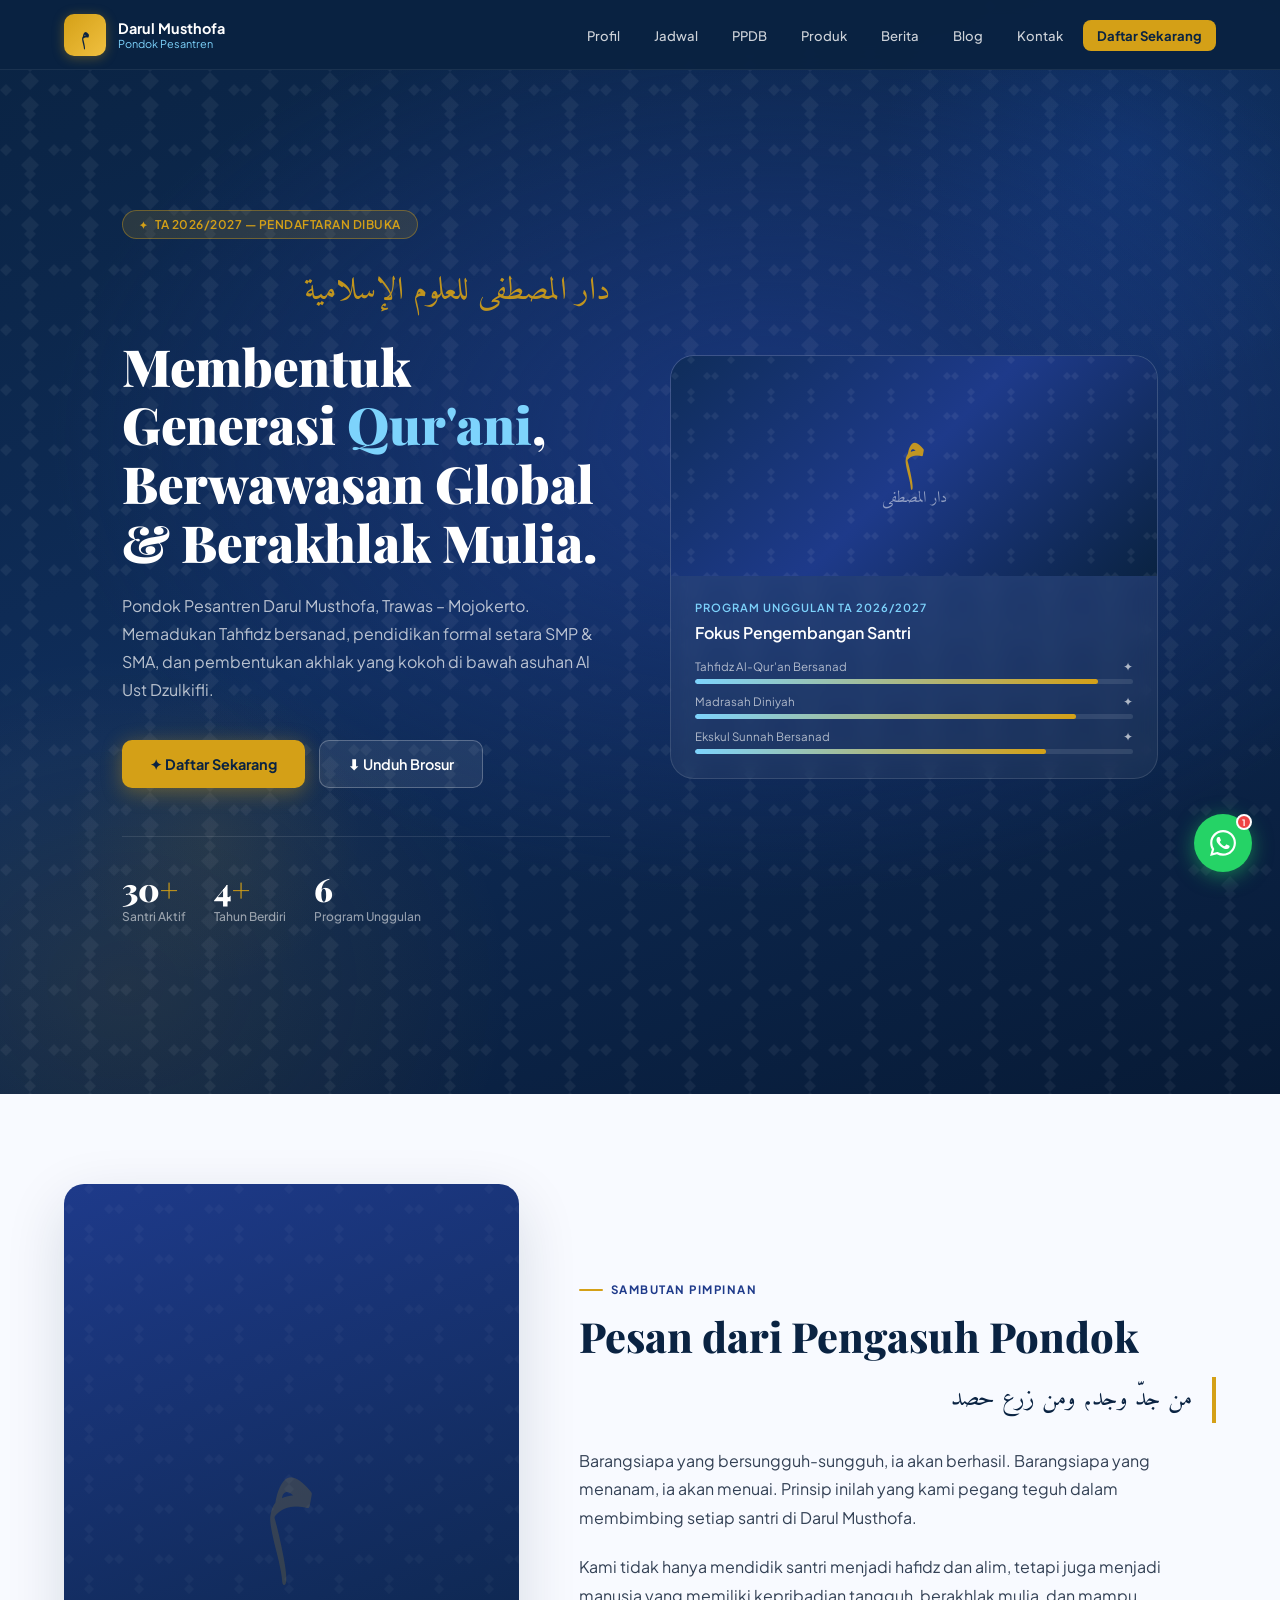
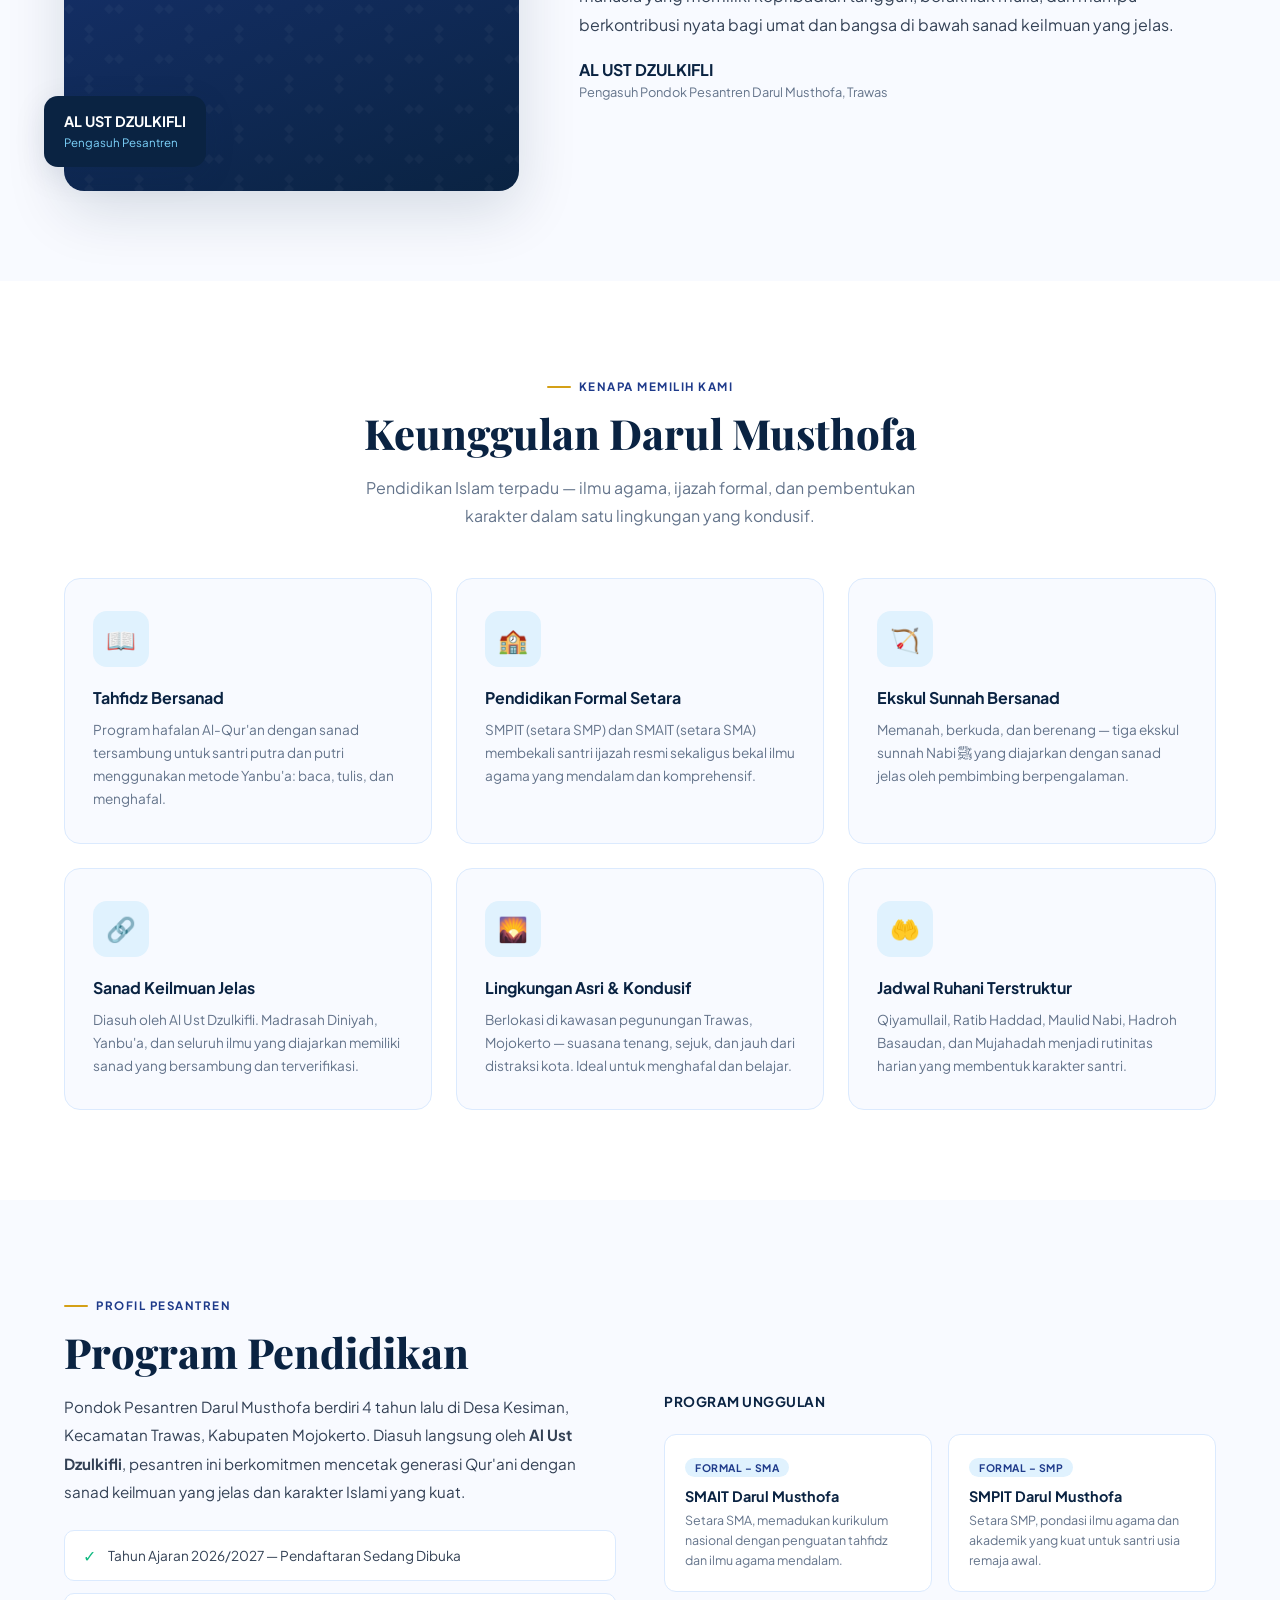
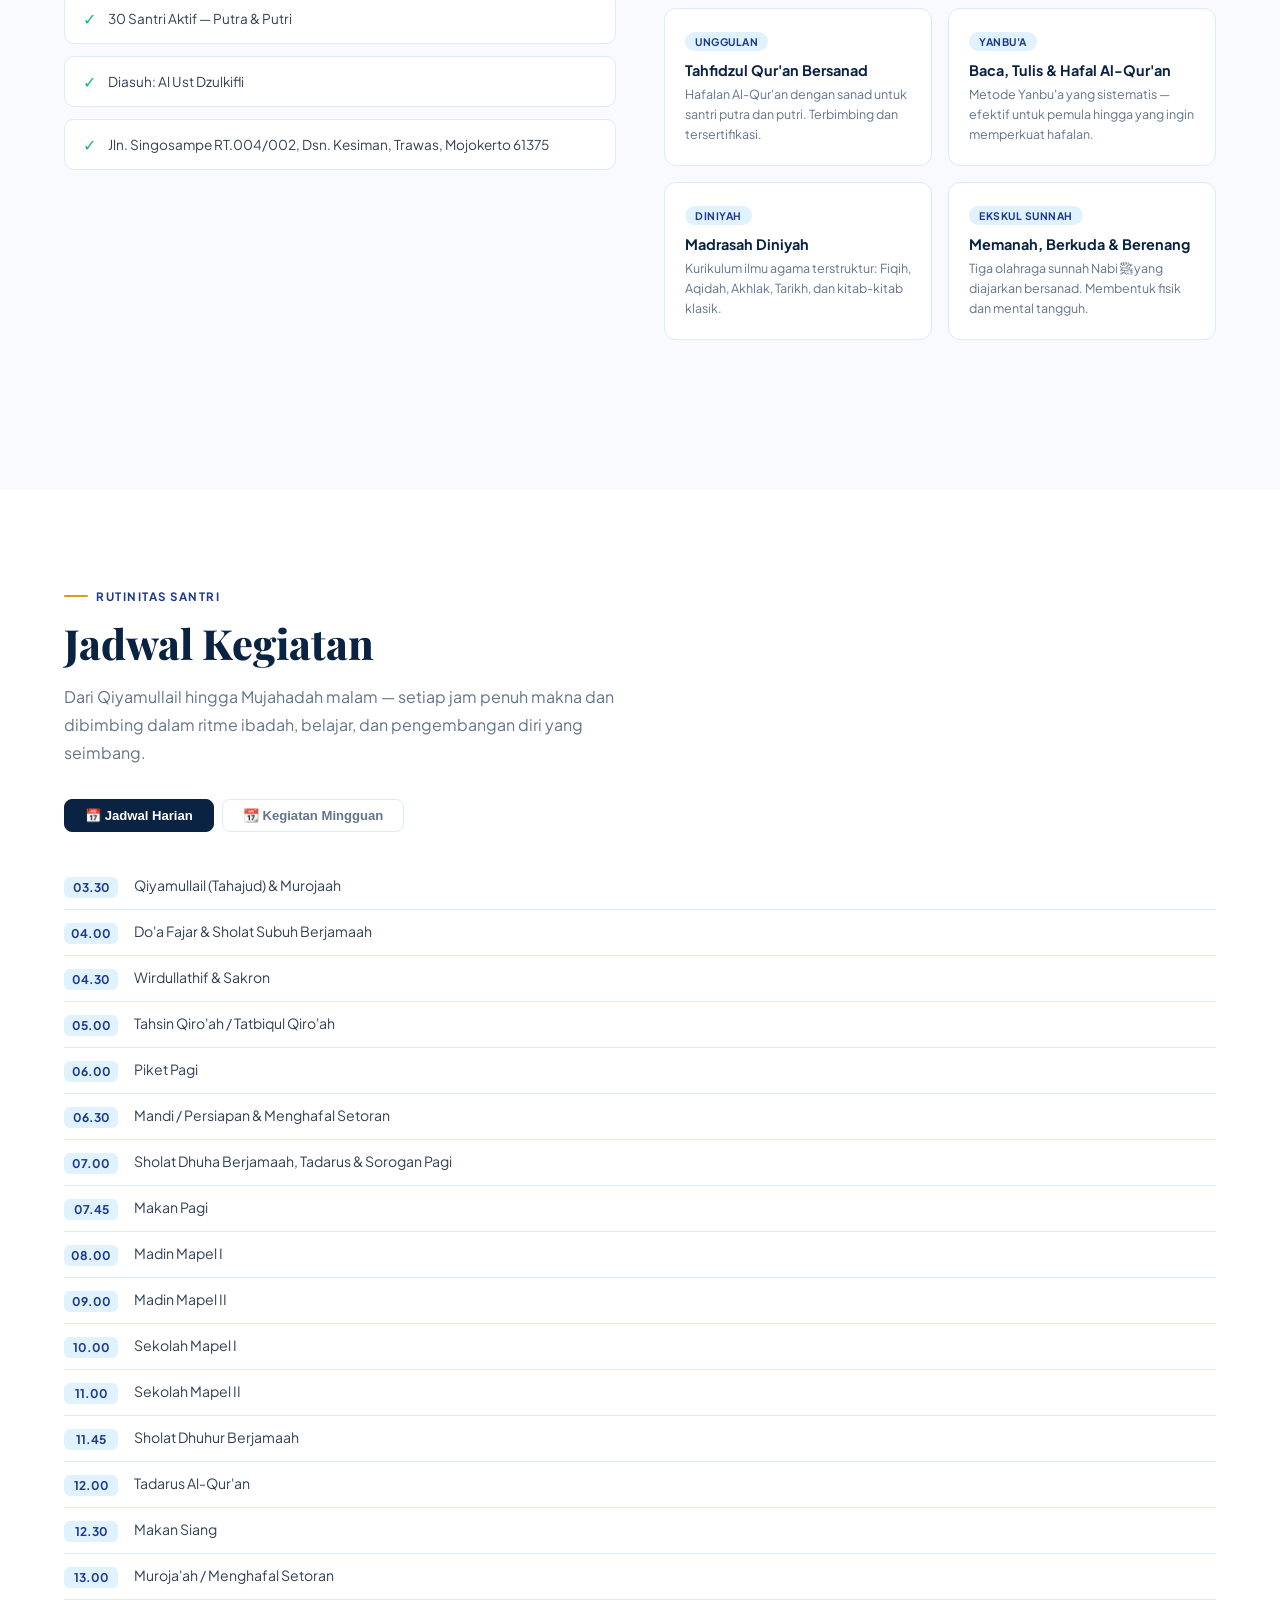
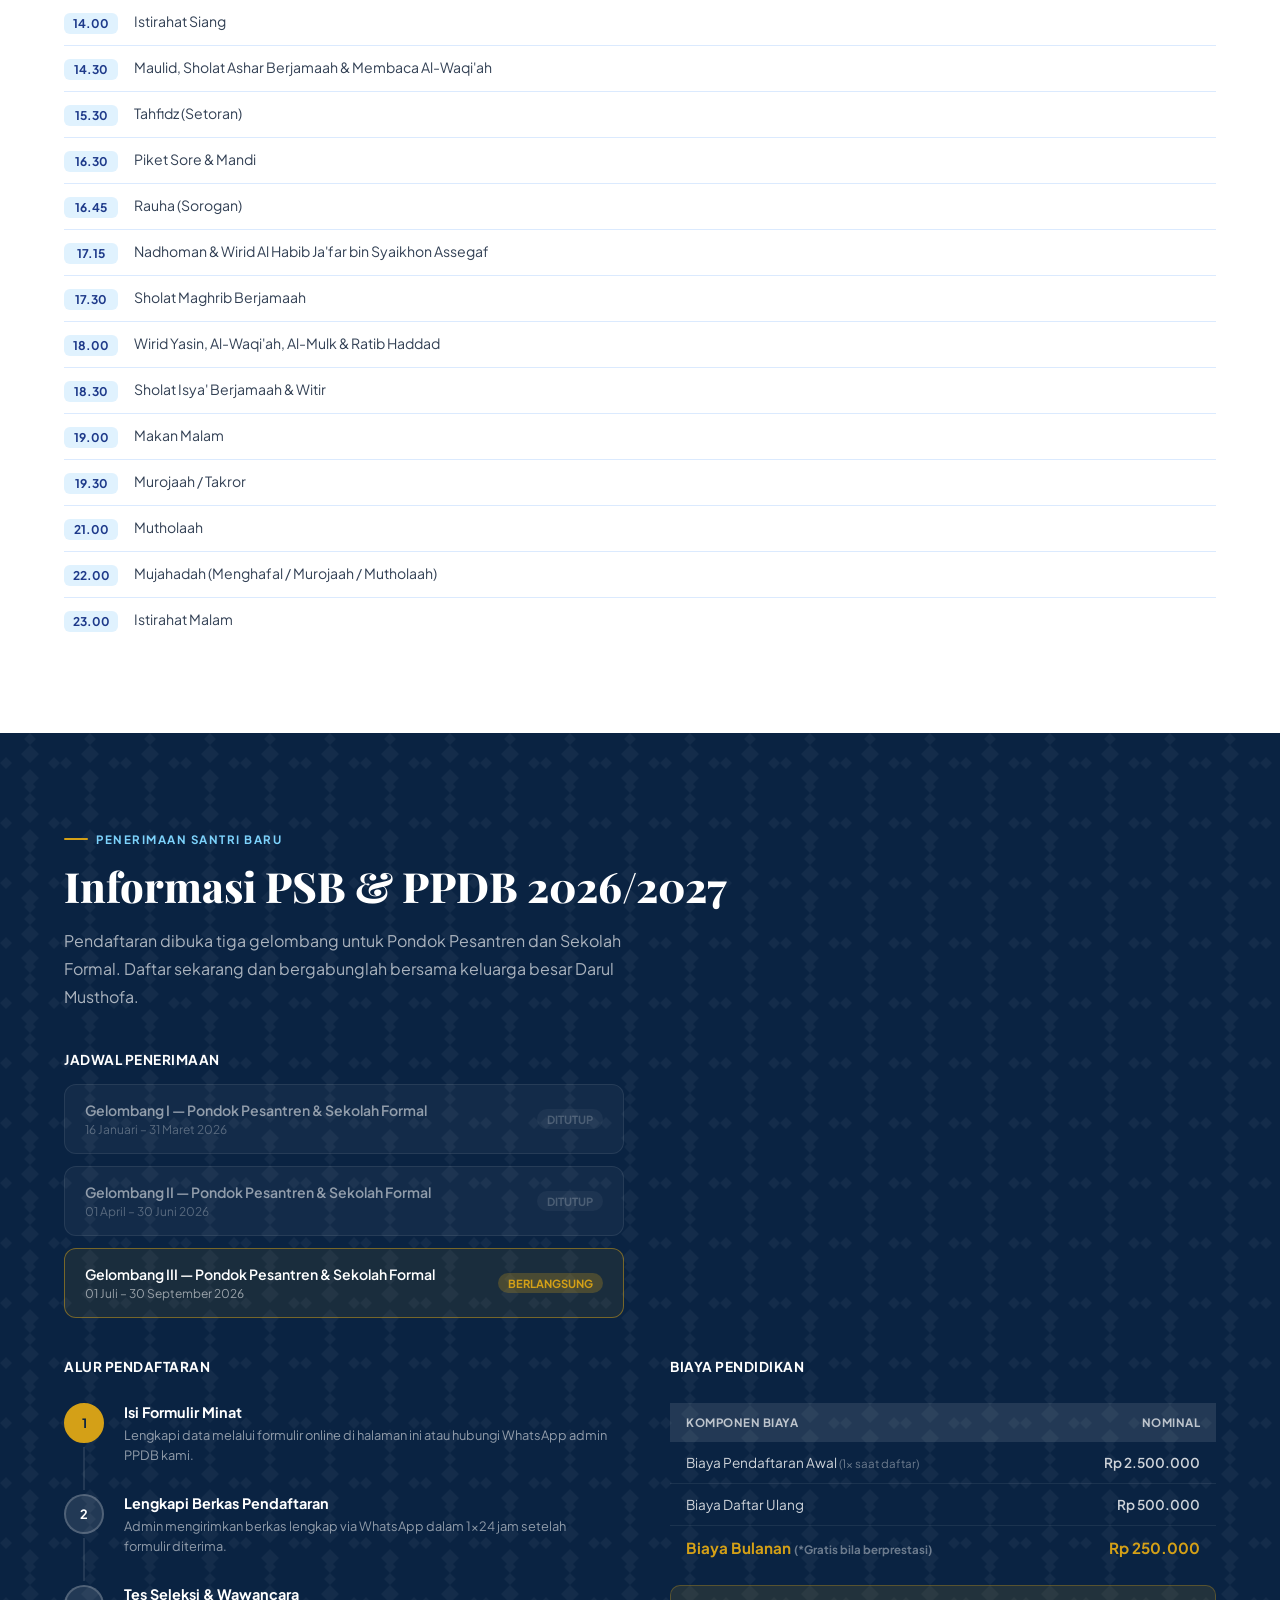
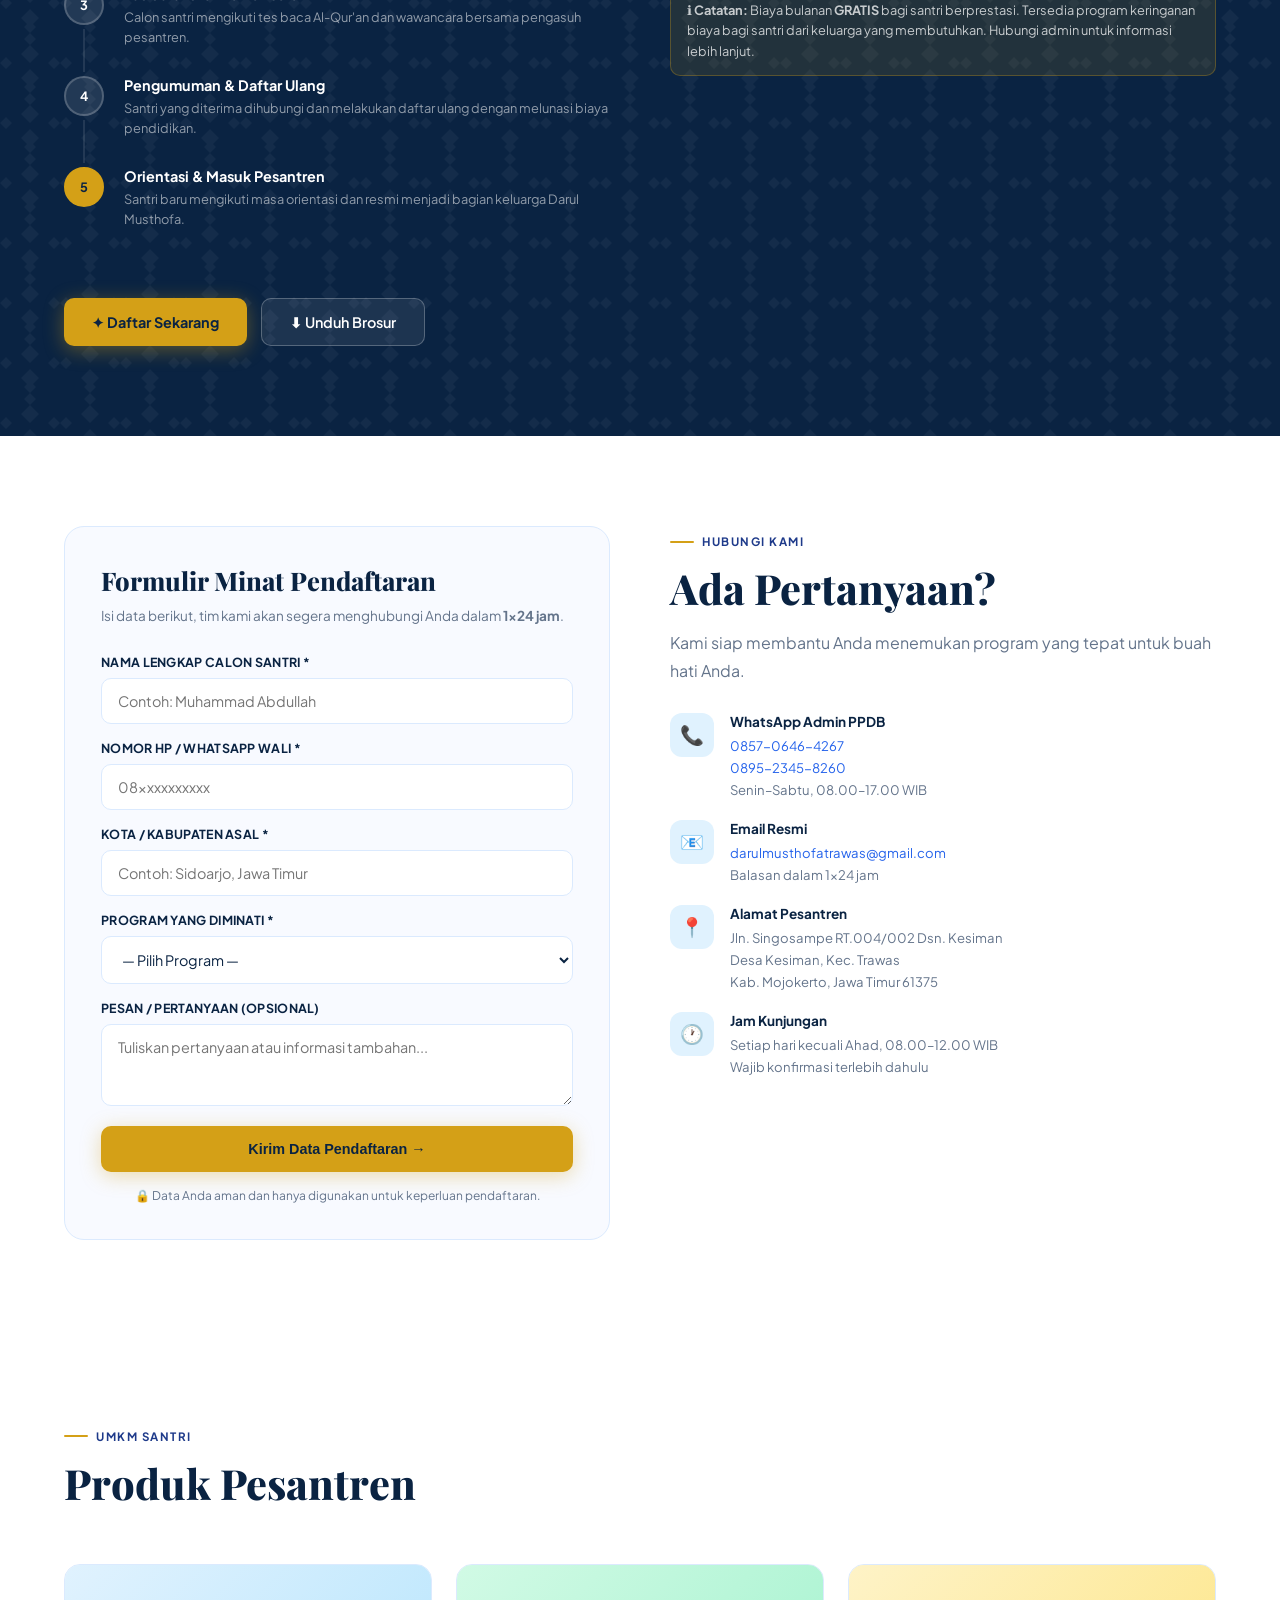
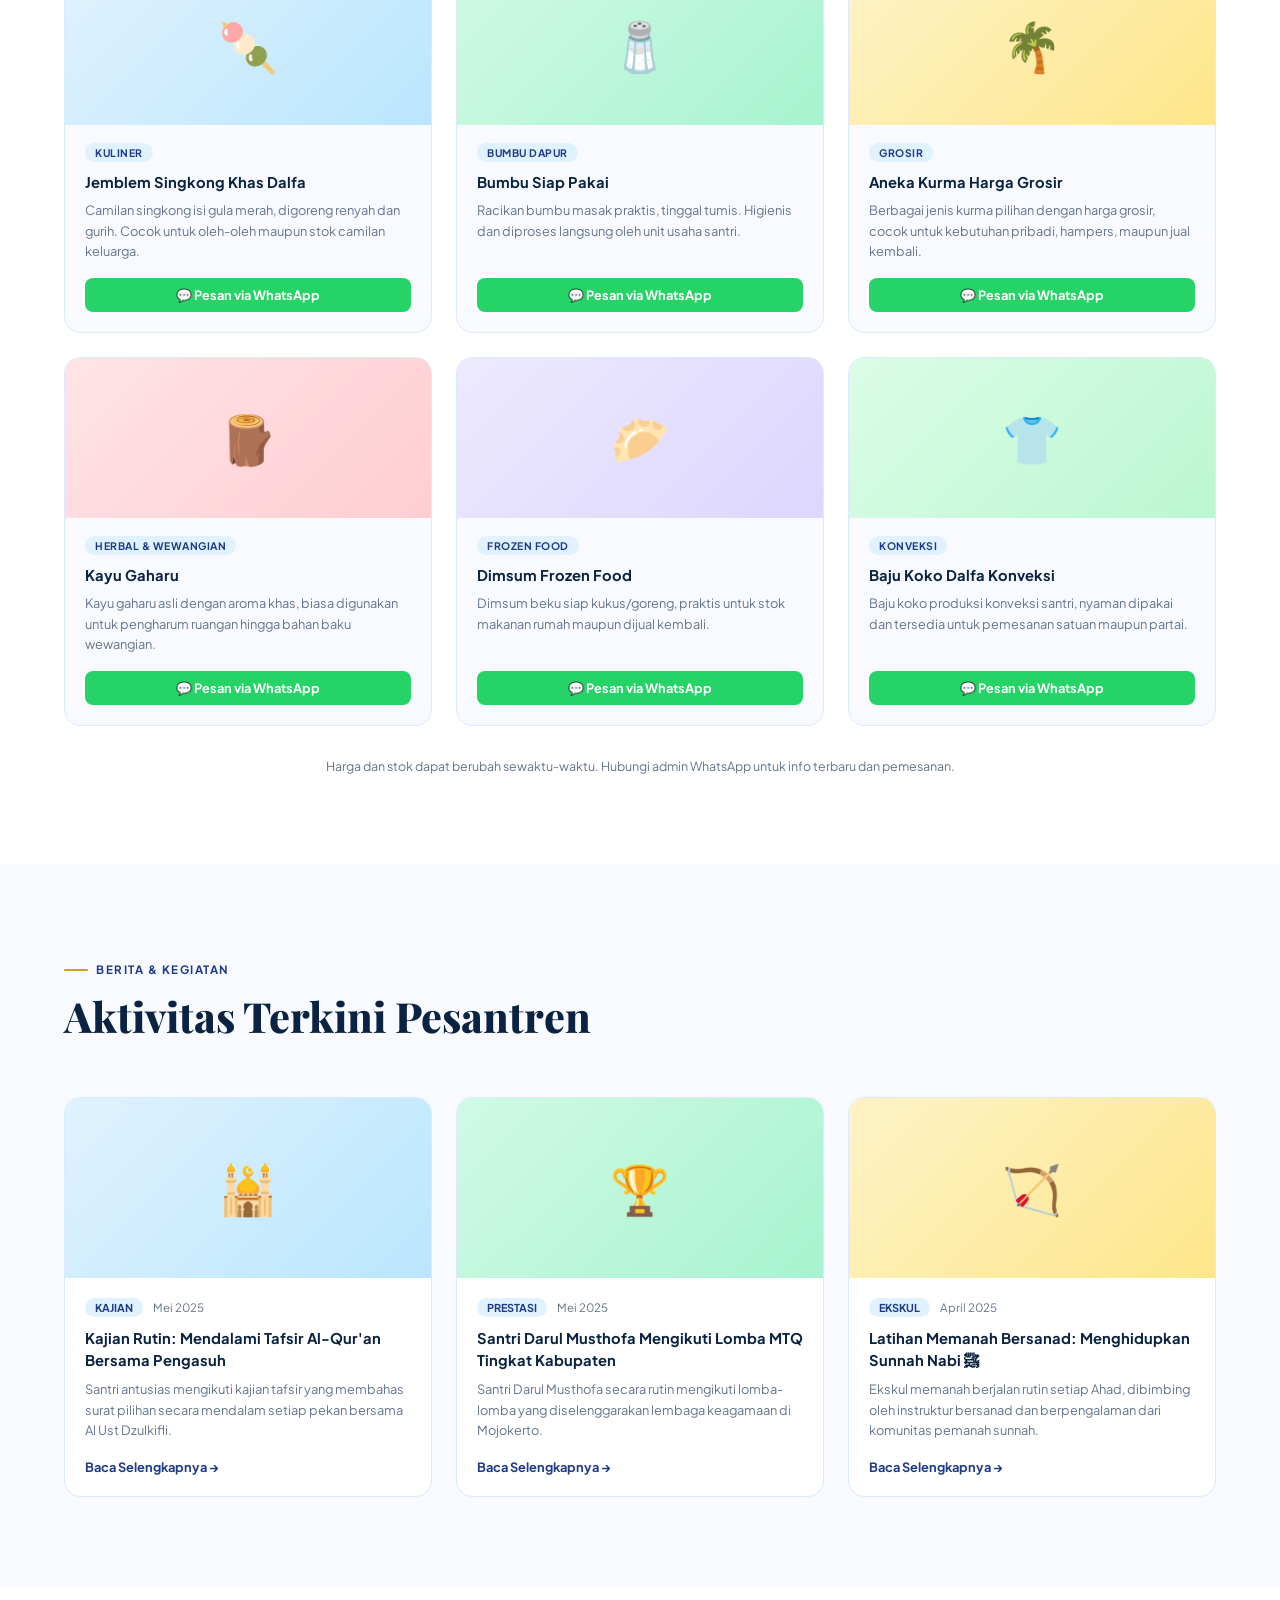
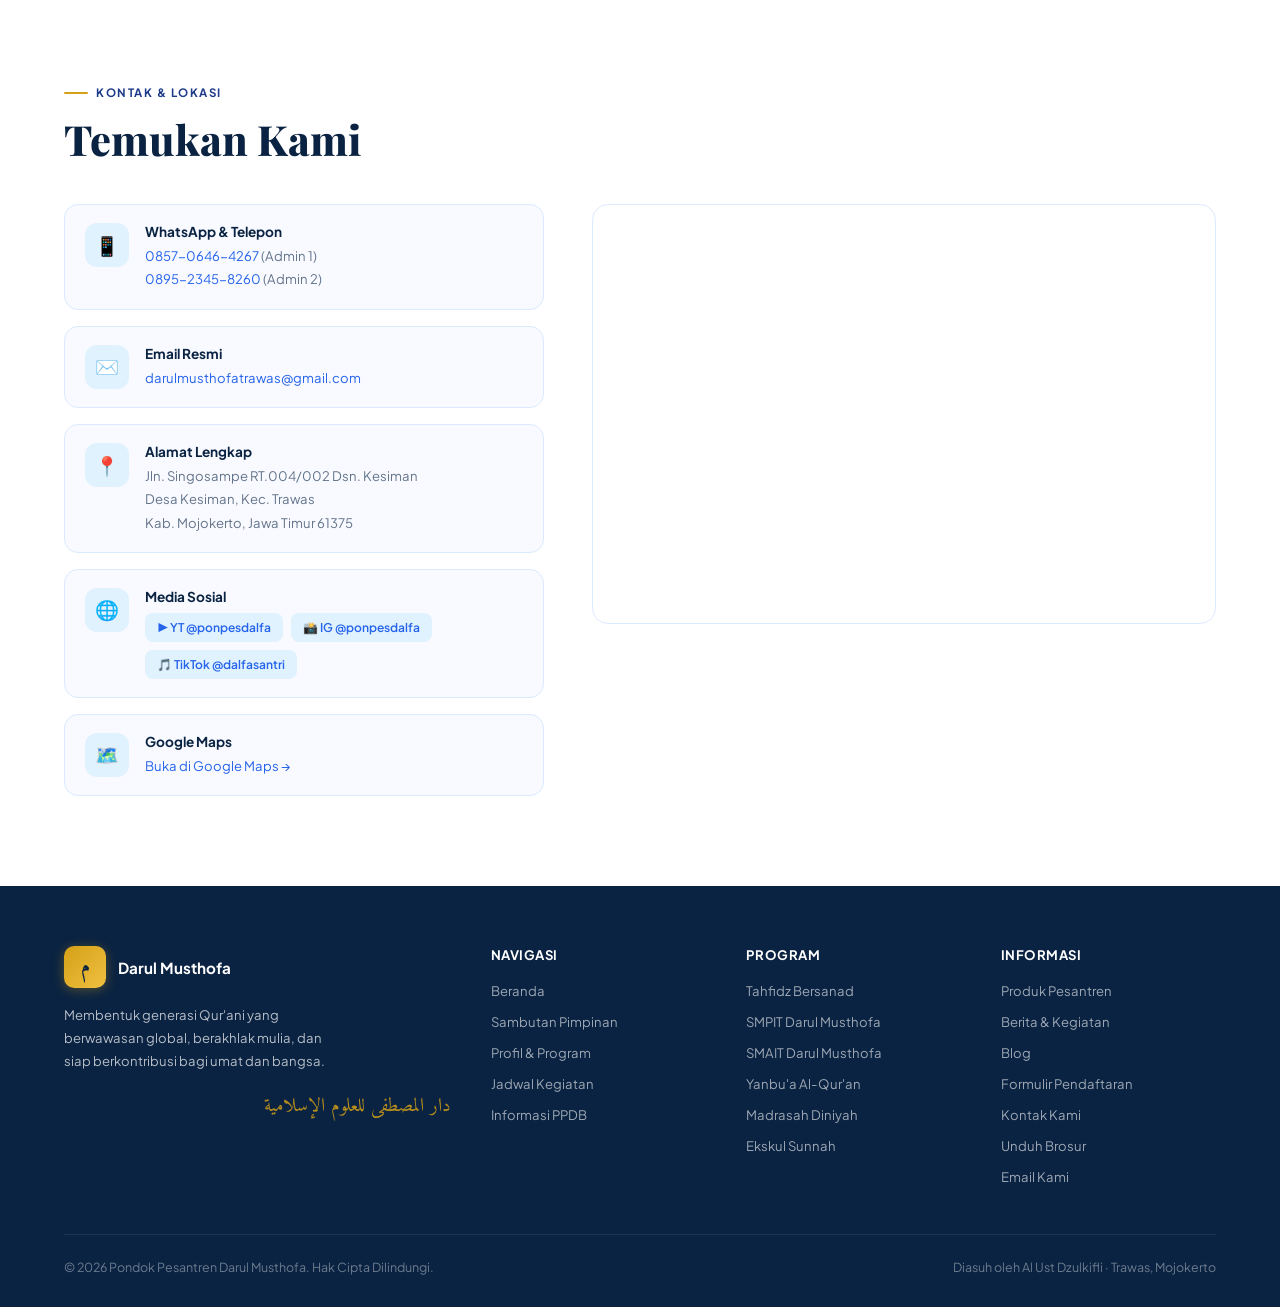
<file: index.html>
<!DOCTYPE html>
<html lang="id">
<head>
  <meta charset="UTF-8" />
  <meta name="viewport" content="width=device-width, initial-scale=1.0" />
  <title>Pondok Pesantren Darul Musthofa – Trawas, Mojokerto</title>
  <meta name="description" content="Membentuk Generasi Qur'ani, Berwawasan Global dan Berakhlak Mulia." />
  <link rel="preconnect" href="https://fonts.googleapis.com" />
  <link rel="preconnect" href="https://fonts.gstatic.com" crossorigin />
  <link href="https://fonts.googleapis.com/css2?family=Playfair+Display:wght@500;700;900&family=Plus+Jakarta+Sans:wght@300;400;500;600;700&family=Amiri:wght@400;700&display=swap" rel="stylesheet" />
  <style>
    :root {
      --navy:#0A2342;--navy-mid:#1E3A8A;--navy-light:#2563EB;
      --baby-blue:#E0F2FE;--baby-blue-mid:#BAE6FD;--sky:#7DD3FC;
      --white:#FFFFFF;--off-white:#F8FAFF;
      --text-dark:#0A2342;--text-body:#334155;--text-muted:#64748B;
      --gold:#D4A017;--gold-light:#F9E4A0;--border:#DBEAFE;--green:#10B981;
      --shadow-sm:0 2px 8px rgba(10,35,66,.06);--shadow-md:0 8px 32px rgba(10,35,66,.10);
      --shadow-lg:0 20px 60px rgba(10,35,66,.14);--radius:16px;--radius-sm:8px;
    }
    *,*::before,*::after{box-sizing:border-box;margin:0;padding:0}
    html{scroll-behavior:smooth;font-size:16px}
    body{font-family:'Plus Jakarta Sans',sans-serif;background:var(--white);color:var(--text-body);overflow-x:hidden}

    /* NAV */
    nav{position:fixed;top:0;left:0;right:0;z-index:100;background:rgba(10,35,66,.97);backdrop-filter:blur(12px);border-bottom:1px solid rgba(255,255,255,.07);padding:0 5%;display:flex;align-items:center;justify-content:space-between;height:70px}
    .nav-brand{display:flex;align-items:center;gap:12px;text-decoration:none}
    .nav-logo{width:42px;height:42px;border-radius:10px;background:linear-gradient(135deg,var(--gold),#F0C040);display:flex;align-items:center;justify-content:center;font-family:'Amiri',serif;font-size:20px;color:var(--navy);font-weight:700;box-shadow:0 2px 12px rgba(212,160,23,.35)}
    .nav-title strong{display:block;font-size:.9rem;font-weight:700;color:white}
    .nav-title span{display:block;font-size:.68rem;color:var(--sky)}
    .nav-links{display:flex;gap:6px;list-style:none}
    .nav-links a{color:rgba(255,255,255,.8);text-decoration:none;font-size:.82rem;font-weight:500;padding:7px 14px;border-radius:8px;transition:all .2s}
    .nav-links a:hover{background:rgba(255,255,255,.1);color:white}
    .nav-cta{background:var(--gold)!important;color:var(--navy)!important;font-weight:700!important}
    .hamburger{display:none;flex-direction:column;gap:5px;cursor:pointer;background:none;border:none;padding:4px}
    .hamburger span{display:block;width:24px;height:2px;background:white;border-radius:2px;transition:all .3s}
    .mobile-nav{display:none;position:fixed;top:70px;left:0;right:0;background:var(--navy);z-index:99;padding:20px 5%;border-bottom:1px solid rgba(255,255,255,.1);flex-direction:column;gap:4px}
    .mobile-nav.open{display:flex}
    .mobile-nav a{color:rgba(255,255,255,.85);text-decoration:none;font-size:.9rem;font-weight:500;padding:12px 16px;border-radius:8px;transition:background .2s}
    .mobile-nav a:hover{background:rgba(255,255,255,.08)}

    /* HERO */
    #hero{min-height:100vh;position:relative;display:flex;align-items:center;overflow:hidden;background:var(--navy)}
    .hero-bg{position:absolute;inset:0;background:radial-gradient(ellipse 80% 60% at 60% 40%,rgba(30,58,138,.7) 0%,transparent 70%),radial-gradient(ellipse 50% 50% at 10% 90%,rgba(212,160,23,.1) 0%,transparent 60%),linear-gradient(160deg,#0A2342 0%,#0F2D5A 50%,#071A35 100%)}
    .hero-pattern{position:absolute;inset:0;opacity:.05;background-image:url("data:image/svg+xml,%3Csvg width='60' height='60' viewBox='0 0 60 60' xmlns='http://www.w3.org/2000/svg'%3E%3Cg fill='%23ffffff'%3E%3Cpath d='M30 0l6 6-6 6-6-6 6-6zm0 48l6 6-6 6-6-6 6-6zM0 30l6-6 6 6-6 6-6-6zm48 0l6-6 6 6-6 6-6-6zM30 12l9 9-9 9-9-9 9-9zm0 24l9 9-9 9-9-9 9-9z'/%3E%3C/g%3E%3C/svg%3E")}
    .hero-deco{position:absolute;border-radius:50%;pointer-events:none}
    .hd1{width:500px;height:500px;right:-100px;top:-100px;background:radial-gradient(circle,rgba(37,99,235,.15) 0%,transparent 70%)}
    .hd2{width:300px;height:300px;left:5%;bottom:10%;background:radial-gradient(circle,rgba(212,160,23,.08) 0%,transparent 70%)}
    .hero-content{position:relative;z-index:2;max-width:1200px;margin:0 auto;padding:120px 5% 80px;display:grid;grid-template-columns:1fr 1fr;gap:60px;align-items:center}
    .hero-text{animation:fadeUp .9s ease both}
    .hero-badge{display:inline-flex;align-items:center;gap:8px;background:rgba(212,160,23,.15);border:1px solid rgba(212,160,23,.4);color:var(--gold);padding:6px 16px;border-radius:40px;font-size:.75rem;font-weight:600;letter-spacing:.5px;margin-bottom:24px;text-transform:uppercase}
    .hero-badge::before{content:'✦';font-size:.65rem}
    .hero-arabic{font-family:'Amiri',serif;font-size:clamp(1.4rem,3vw,2rem);color:var(--gold);opacity:.9;margin-bottom:16px;text-align:right;direction:rtl;line-height:1.8}
    .hero-title{font-family:'Playfair Display',serif;font-size:clamp(2rem,4vw,3.2rem);font-weight:900;color:white;line-height:1.15;margin-bottom:20px}
    .hero-title em{color:var(--sky);font-style:normal}
    .hero-desc{color:rgba(255,255,255,.7);font-size:1rem;line-height:1.75;margin-bottom:36px;max-width:480px}
    .hero-btns{display:flex;gap:14px;flex-wrap:wrap}
    .btn-primary{background:var(--gold);color:var(--navy);padding:14px 28px;border-radius:10px;font-weight:700;font-size:.9rem;text-decoration:none;border:none;cursor:pointer;transition:all .25s;display:inline-flex;align-items:center;gap:8px;box-shadow:0 4px 20px rgba(212,160,23,.4)}
    .btn-primary:hover{background:#F0C040;transform:translateY(-2px)}
    .btn-secondary{background:rgba(255,255,255,.08);color:white;padding:14px 28px;border-radius:10px;font-weight:600;font-size:.9rem;border:1.5px solid rgba(255,255,255,.25);text-decoration:none;cursor:pointer;transition:all .25s;display:inline-flex;align-items:center;gap:8px}
    .btn-secondary:hover{background:rgba(255,255,255,.14);transform:translateY(-2px)}
    .hero-stats{display:flex;gap:28px;margin-top:48px;padding-top:36px;border-top:1px solid rgba(255,255,255,.1)}
    .stat-num{font-family:'Playfair Display',serif;font-size:2rem;font-weight:900;color:white;line-height:1}
    .stat-num span{color:var(--gold)}
    .stat-label{font-size:.75rem;color:rgba(255,255,255,.55);margin-top:4px;font-weight:500}
    .hero-card-wrap{animation:fadeUp 1s .2s ease both}
    .hero-card{background:rgba(255,255,255,.05);border:1px solid rgba(255,255,255,.12);border-radius:24px;overflow:hidden;backdrop-filter:blur(10px)}
    .hero-card-visual{width:100%;height:220px;background:linear-gradient(135deg,#0F2D5A,#1E3A8A,#0A2342);display:flex;align-items:center;justify-content:center;position:relative;overflow:hidden}
    .hero-card-visual-bg{position:absolute;inset:0;opacity:.06;background-image:url("data:image/svg+xml,%3Csvg width='40' height='40' viewBox='0 0 40 40' xmlns='http://www.w3.org/2000/svg'%3E%3Cpath d='M20 0l4 4-4 4-4-4 4-4zm0 32l4 4-4 4-4-4 4-4zM0 20l4-4 4 4-4 4-4-4zm32 0l4-4 4 4-4 4-4-4z' fill='%23ffffff'/%3E%3C/svg%3E")}
    .arabic-large{font-family:'Amiri',serif;font-size:3.5rem;color:var(--gold);opacity:.9;line-height:1;z-index:1;text-align:center}
    .arabic-sub{font-family:'Amiri',serif;font-size:1rem;color:rgba(255,255,255,.5);margin-top:8px;text-align:center;z-index:1}
    .hcv-inner{z-index:1;text-align:center}
    .hero-card-body{padding:24px}
    .hero-card-body .label{font-size:.7rem;text-transform:uppercase;letter-spacing:1px;color:var(--sky);font-weight:600;margin-bottom:8px}
    .hero-card-body h3{color:white;font-size:1rem;font-weight:600;margin-bottom:16px}
    .progress-row{display:flex;flex-direction:column;gap:10px}
    .progress-label{display:flex;justify-content:space-between;font-size:.72rem;color:rgba(255,255,255,.65);margin-bottom:5px}
    .progress-bar{background:rgba(255,255,255,.1);border-radius:40px;height:5px;overflow:hidden}
    .progress-fill{height:100%;border-radius:40px;background:linear-gradient(90deg,var(--sky),var(--gold))}

    /* SHARED */
    section{padding:90px 5%}
    .container{max-width:1200px;margin:0 auto}
    .section-label{display:inline-flex;align-items:center;gap:8px;font-size:.72rem;font-weight:700;text-transform:uppercase;letter-spacing:1.5px;color:var(--navy-mid);margin-bottom:14px}
    .section-label::before{content:'';display:block;width:24px;height:2px;background:var(--gold);border-radius:2px}
    .section-title{font-family:'Playfair Display',serif;font-size:clamp(1.8rem,3.5vw,2.6rem);font-weight:800;color:var(--navy);line-height:1.2;margin-bottom:16px}
    .section-desc{color:var(--text-muted);font-size:1rem;line-height:1.75;max-width:560px}

    /* SAMBUTAN */
    #sambutan{background:var(--off-white)}
    .sambutan-grid{display:grid;grid-template-columns:1fr 1.4fr;gap:60px;align-items:center}
    .sambutan-img-wrap{position:relative}
    .sambutan-img{width:100%;aspect-ratio:3/4;border-radius:20px;background:linear-gradient(160deg,#1E3A8A,#0A2342);display:flex;align-items:center;justify-content:center;box-shadow:var(--shadow-lg);overflow:hidden;position:relative}
    .sambutan-img-symbol{font-family:'Amiri',serif;font-size:8rem;color:rgba(212,160,23,.18);user-select:none}
    .sambutan-img-overlay{position:absolute;inset:0;background-image:url("data:image/svg+xml,%3Csvg width='50' height='50' viewBox='0 0 50 50' xmlns='http://www.w3.org/2000/svg'%3E%3Cpath d='M25 0l5 5-5 5-5-5 5-5zm0 40l5 5-5 5-5-5 5-5zM0 25l5-5 5 5-5 5-5-5zm40 0l5-5 5 5-5 5-5-5z' fill='%23ffffff' fill-opacity='0.03'/%3E%3C/svg%3E")}
    .sambutan-badge{position:absolute;bottom:24px;left:-20px;background:var(--navy);color:white;padding:16px 20px;border-radius:14px;box-shadow:var(--shadow-md)}
    .sambutan-badge strong{display:block;font-size:.9rem}
    .sambutan-badge span{font-size:.72rem;color:var(--sky)}
    .sambutan-quote{font-family:'Amiri',serif;direction:rtl;font-size:1.5rem;color:var(--navy);line-height:1.9;border-right:4px solid var(--gold);padding-right:20px;margin-bottom:24px}
    .sambutan-text{font-size:1rem;line-height:1.8;color:var(--text-body);margin-bottom:20px}
    .sambutan-name strong{display:block;font-size:1rem;color:var(--navy);font-weight:700}
    .sambutan-name span{font-size:.8rem;color:var(--text-muted)}

    /* KEUNGGULAN */
    #keunggulan{background:white}
    .keunggulan-grid{display:grid;grid-template-columns:repeat(3,1fr);gap:24px;margin-top:48px}
    .keunggulan-card{background:var(--off-white);border:1px solid var(--border);border-radius:var(--radius);padding:32px 28px;transition:all .3s;cursor:default}
    .keunggulan-card:hover{background:var(--navy);border-color:var(--navy);transform:translateY(-6px);box-shadow:var(--shadow-lg)}
    .keunggulan-card:hover .keunggulan-icon{background:rgba(255,255,255,.15)}
    .keunggulan-card:hover h3{color:white}
    .keunggulan-card:hover p{color:rgba(255,255,255,.7)}
    .keunggulan-icon{width:56px;height:56px;border-radius:14px;background:var(--baby-blue);display:flex;align-items:center;justify-content:center;font-size:1.5rem;margin-bottom:20px;transition:all .3s}
    .keunggulan-card h3{font-size:1rem;font-weight:700;color:var(--navy);margin-bottom:10px;transition:color .3s}
    .keunggulan-card p{font-size:.85rem;line-height:1.7;color:var(--text-muted);transition:color .3s}

    /* PROFIL */
    #profil{background:var(--off-white)}
    .profil-top{display:grid;grid-template-columns:1fr 1fr;gap:48px;margin-bottom:60px;align-items:start}
    .legalitas-list{list-style:none;display:flex;flex-direction:column;gap:12px;margin-top:24px}
    .legalitas-list li{display:flex;align-items:center;gap:12px;background:white;padding:14px 18px;border-radius:10px;border:1px solid var(--border);font-size:.85rem;color:var(--text-body)}
    .legalitas-list li .check{color:var(--green);font-size:1rem;flex-shrink:0}
    .program-grid{display:grid;grid-template-columns:repeat(2,1fr);gap:16px;margin-top:24px}
    .program-card{background:white;border:1px solid var(--border);border-radius:12px;padding:20px;transition:all .25s}
    .program-card:hover{border-color:var(--navy-mid);box-shadow:var(--shadow-sm)}
    .program-card .tag{display:inline-block;background:var(--baby-blue);color:var(--navy-mid);font-size:.65rem;font-weight:700;text-transform:uppercase;letter-spacing:.5px;padding:3px 10px;border-radius:40px;margin-bottom:10px}
    .program-card h4{font-size:.9rem;font-weight:700;color:var(--navy);margin-bottom:6px}
    .program-card p{font-size:.78rem;color:var(--text-muted);line-height:1.6}

    /* JADWAL */
    #jadwal{background:white}
    .jadwal-tabs{display:flex;gap:8px;margin-bottom:32px;flex-wrap:wrap}
    .jadwal-tab{padding:8px 20px;border-radius:8px;border:1.5px solid var(--border);font-size:.82rem;font-weight:600;cursor:pointer;background:white;color:var(--text-muted);transition:all .2s}
    .jadwal-tab.active{background:var(--navy);color:white;border-color:var(--navy)}
    .jadwal-tab:hover:not(.active){border-color:var(--navy);color:var(--navy)}
    .jadwal-panel{display:none}
    .jadwal-panel.active{display:block}
    .jadwal-list{list-style:none;display:flex;flex-direction:column}
    .jadwal-item{display:flex;gap:16px;padding:11px 0;border-bottom:1px solid var(--border);align-items:flex-start}
    .jadwal-item:last-child{border-bottom:none}
    .jadwal-time{min-width:54px;font-size:.75rem;font-weight:700;color:var(--navy-mid);background:var(--baby-blue);padding:3px 7px;border-radius:6px;text-align:center;flex-shrink:0;margin-top:2px}
    .jadwal-activity{font-size:.88rem;color:var(--text-body);line-height:1.5}
    .rutinan-grid{display:grid;grid-template-columns:repeat(2,1fr);gap:16px;margin-top:8px}
    .rutinan-card{background:var(--off-white);border:1px solid var(--border);border-radius:12px;padding:18px}
    .rutinan-day{font-size:.72rem;font-weight:700;text-transform:uppercase;letter-spacing:.5px;color:var(--gold);margin-bottom:6px}
    .rutinan-title{font-size:.88rem;font-weight:600;color:var(--navy);margin-bottom:4px}
    .rutinan-time{font-size:.78rem;color:var(--text-muted)}

    /* PPDB */
    #ppdb{background:var(--navy);position:relative;overflow:hidden}
    .ppdb-geo{position:absolute;inset:0;opacity:.04;background-image:url("data:image/svg+xml,%3Csvg width='60' height='60' viewBox='0 0 60 60' xmlns='http://www.w3.org/2000/svg'%3E%3Cg fill='%23ffffff'%3E%3Cpath d='M30 0l6 6-6 6-6-6 6-6zm0 48l6 6-6 6-6-6 6-6zM0 30l6-6 6 6-6 6-6-6zm48 0l6-6 6 6-6 6-6-6zM30 12l9 9-9 9-9-9 9-9zm0 24l9 9-9 9-9-9 9-9z'/%3E%3C/g%3E%3C/svg%3E")}
    #ppdb .section-label{color:var(--sky)}
    #ppdb .section-label::before{background:var(--gold)}
    #ppdb .section-title{color:white}
    #ppdb .section-desc{color:rgba(255,255,255,.65)}
    .gelombang-wrap{margin-top:40px;margin-bottom:8px}
    .gelombang-title{font-size:.85rem;font-weight:700;color:white;margin-bottom:16px;text-transform:uppercase;letter-spacing:.5px}
    .gelombang-cards{display:flex;flex-direction:column;gap:12px;max-width:560px}
    .gelombang-card{background:rgba(255,255,255,.07);border:1px solid rgba(255,255,255,.15);border-radius:12px;padding:16px 20px;display:flex;justify-content:space-between;align-items:center;gap:12px}
    .gelombang-card.open{border-color:rgba(212,160,23,.5);background:rgba(212,160,23,.08)}
    .gelombang-card.closed{opacity:.55}
    .gelombang-badge{font-size:.7rem;font-weight:700;text-transform:uppercase;padding:3px 10px;border-radius:40px}
    .gelombang-badge.open{background:rgba(212,160,23,.25);color:var(--gold)}
    .gelombang-badge.soon{background:rgba(255,255,255,.1);color:rgba(255,255,255,.5)}
    .gelombang-badge.closed{background:rgba(255,255,255,.08);color:rgba(255,255,255,.4)}
    .gelombang-label{color:white;font-size:.88rem;font-weight:600}
    .gelombang-date{font-size:.75rem;color:rgba(255,255,255,.55);margin-top:3px}
    .ppdb-grid{display:grid;grid-template-columns:1fr 1fr;gap:60px;margin-top:40px}
    .alur-title{font-size:.85rem;font-weight:700;color:white;margin-bottom:28px;text-transform:uppercase;letter-spacing:.5px}
    .timeline{display:flex;flex-direction:column}
    .timeline-item{display:flex;gap:20px}
    .timeline-left{display:flex;flex-direction:column;align-items:center}
    .timeline-dot{width:40px;height:40px;border-radius:50%;flex-shrink:0;background:rgba(255,255,255,.1);border:2px solid rgba(255,255,255,.2);display:flex;align-items:center;justify-content:center;font-size:.8rem;font-weight:700;color:white;transition:all .3s}
    .timeline-item.active .timeline-dot{background:var(--gold);border-color:var(--gold);color:var(--navy)}
    .timeline-line{width:2px;flex:1;min-height:24px;background:rgba(255,255,255,.1);margin:4px 0}
    .timeline-item:last-child .timeline-line{display:none}
    .timeline-content{padding-bottom:28px}
    .timeline-content h4{color:white;font-size:.9rem;font-weight:700;margin-bottom:4px}
    .timeline-content p{color:rgba(255,255,255,.55);font-size:.8rem;line-height:1.6}
    .biaya-table{width:100%;border-collapse:collapse;margin-top:8px}
    .biaya-table th{background:rgba(255,255,255,.1);color:rgba(255,255,255,.7);font-size:.72rem;text-transform:uppercase;letter-spacing:.5px;padding:12px 16px;text-align:left}
    .biaya-table td{padding:12px 16px;font-size:.85rem;color:rgba(255,255,255,.8);border-bottom:1px solid rgba(255,255,255,.07)}
    .biaya-table tr:last-child td{border-bottom:none;font-weight:700;color:var(--gold);font-size:.95rem}
    .biaya-table .amount{text-align:right;font-weight:600}
    .ppdb-note{background:rgba(212,160,23,.12);border:1px solid rgba(212,160,23,.3);border-radius:10px;padding:14px 16px;margin-top:16px;font-size:.8rem;color:rgba(255,255,255,.75);line-height:1.6}
    .ppdb-actions{display:flex;gap:14px;margin-top:40px;flex-wrap:wrap}

    /* FORM */
    #form-minat{background:white}
    .form-grid{display:grid;grid-template-columns:1fr 1fr;gap:60px;align-items:start}
    .form-card{background:var(--off-white);border:1px solid var(--border);border-radius:20px;padding:36px}
    .form-card h3{font-family:'Playfair Display',serif;font-size:1.6rem;font-weight:800;color:var(--navy);margin-bottom:8px}
    .form-card .sub{font-size:.85rem;color:var(--text-muted);margin-bottom:28px;line-height:1.6}
    .form-row{display:flex;flex-direction:column;gap:16px}
    .form-group label{display:block;font-size:.78rem;font-weight:700;color:var(--navy);margin-bottom:8px;text-transform:uppercase;letter-spacing:.3px}
    .form-group input,.form-group select,.form-group textarea{width:100%;padding:13px 16px;border:1.5px solid var(--border);border-radius:10px;font-size:.9rem;font-family:inherit;background:white;color:var(--text-dark);transition:border-color .2s;outline:none}
    .form-group input:focus,.form-group select:focus,.form-group textarea:focus{border-color:var(--navy-light)}
    .form-submit{background:var(--gold);color:var(--navy);padding:15px 28px;border-radius:10px;font-weight:700;font-size:.9rem;border:none;cursor:pointer;transition:all .25s;display:flex;align-items:center;justify-content:center;gap:8px;box-shadow:0 4px 20px rgba(212,160,23,.35)}
    .form-submit:hover{background:#F0C040;transform:translateY(-2px)}
    .form-note{font-size:.75rem;color:var(--text-muted);text-align:center}
    .form-info-item{display:flex;gap:16px;align-items:flex-start;margin-bottom:20px}
    .form-icon{width:44px;height:44px;border-radius:12px;background:var(--baby-blue);display:flex;align-items:center;justify-content:center;font-size:1.2rem;flex-shrink:0}
    .form-info-text strong{display:block;font-size:.85rem;font-weight:700;color:var(--navy);margin-bottom:4px}
    .form-info-text span{font-size:.82rem;color:var(--text-muted);line-height:1.6}
    .form-info-text a{color:var(--navy-light);text-decoration:none}
    .form-info-text a:hover{text-decoration:underline}

    /* BERITA */
    #berita{background:var(--off-white)}
    .berita-grid{display:grid;grid-template-columns:repeat(3,1fr);gap:24px;margin-top:40px}
    .berita-card{background:white;border-radius:16px;overflow:hidden;border:1px solid var(--border);transition:all .3s}
    .berita-card:hover{transform:translateY(-4px);box-shadow:var(--shadow-md)}
    .berita-img-ph{width:100%;height:180px;display:flex;align-items:center;justify-content:center;font-size:3rem}
    .bg1{background:linear-gradient(135deg,#E0F2FE,#BAE6FD)}
    .bg2{background:linear-gradient(135deg,#D1FAE5,#A7F3D0)}
    .bg3{background:linear-gradient(135deg,#FEF3C7,#FDE68A)}
    .berita-body{padding:20px}
    .berita-meta{display:flex;align-items:center;gap:10px;margin-bottom:10px}
    .berita-tag{background:var(--baby-blue);color:var(--navy-mid);font-size:.68rem;font-weight:700;text-transform:uppercase;padding:3px 10px;border-radius:40px}
    .berita-date{font-size:.72rem;color:var(--text-muted)}
    .berita-body h3{font-size:.92rem;font-weight:700;color:var(--navy);line-height:1.5;margin-bottom:8px}
    .berita-body p{font-size:.8rem;color:var(--text-muted);line-height:1.6;margin-bottom:14px}
    .berita-link{font-size:.8rem;font-weight:700;color:var(--navy-mid);text-decoration:none}

    /* PRODUK */
    #produk{background:white}
    .produk-grid{display:grid;grid-template-columns:repeat(3,1fr);gap:24px;margin-top:40px}
    .produk-card{background:var(--off-white);border-radius:16px;overflow:hidden;border:1px solid var(--border);transition:all .3s;display:flex;flex-direction:column}
    .produk-card:hover{transform:translateY(-4px);box-shadow:var(--shadow-md)}
    .produk-img-ph{width:100%;height:160px;display:flex;align-items:center;justify-content:center;font-size:3rem}
    .bg4{background:linear-gradient(135deg,#FFE4E6,#FECDD3)}
    .bg5{background:linear-gradient(135deg,#EDE9FE,#DDD6FE)}
    .bg6{background:linear-gradient(135deg,#DCFCE7,#BBF7D0)}
    .produk-body{padding:18px 20px 20px;display:flex;flex-direction:column;flex:1}
    .produk-tag{background:var(--baby-blue);color:var(--navy-mid);font-size:.65rem;font-weight:700;text-transform:uppercase;letter-spacing:.5px;padding:3px 10px;border-radius:40px;display:inline-block;margin-bottom:10px;align-self:flex-start}
    .produk-body h3{font-size:.92rem;font-weight:700;color:var(--navy);line-height:1.4;margin-bottom:8px}
    .produk-body p{font-size:.8rem;color:var(--text-muted);line-height:1.6;margin-bottom:16px;flex:1}
    .produk-order{font-size:.8rem;font-weight:700;color:white;background:#25D366;text-decoration:none;padding:9px 14px;border-radius:8px;display:inline-flex;align-items:center;gap:6px;justify-content:center;transition:all .2s}
    .produk-order:hover{background:#1DA851}
    .produk-note{margin-top:32px;font-size:.78rem;color:var(--text-muted);text-align:center}

    /* KONTAK */
    #kontak{background:white}
    .kontak-grid{display:grid;grid-template-columns:1fr 1.3fr;gap:48px;margin-top:40px}
    .kontak-info{display:flex;flex-direction:column;gap:16px}
    .kontak-card{display:flex;gap:16px;align-items:flex-start;background:var(--off-white);border:1px solid var(--border);border-radius:14px;padding:18px 20px}
    .kontak-icon{width:44px;height:44px;border-radius:12px;background:var(--baby-blue);display:flex;align-items:center;justify-content:center;font-size:1.2rem;flex-shrink:0}
    .kontak-card strong{display:block;font-size:.85rem;font-weight:700;color:var(--navy);margin-bottom:4px}
    .kontak-card span{font-size:.82rem;color:var(--text-muted);line-height:1.7}
    .kontak-card a{color:var(--navy-light);text-decoration:none}
    .kontak-card a:hover{text-decoration:underline}
    .sosmed-row{display:flex;gap:8px;margin-top:8px;flex-wrap:wrap}
    .sosmed-btn{background:var(--baby-blue);color:var(--navy-mid);padding:7px 12px;border-radius:8px;font-size:.75rem;font-weight:600;text-decoration:none;transition:all .2s}
    .sosmed-btn:hover{background:var(--navy);color:white}
    .map-embed{border-radius:16px;overflow:hidden;border:1px solid var(--border);height:420px}
    .map-embed iframe{width:100%;height:100%;border:none;display:block}

    /* FOOTER */
    footer{background:var(--navy);color:rgba(255,255,255,.7);padding:60px 5% 32px}
    .footer-grid{display:grid;grid-template-columns:1.8fr 1fr 1fr 1fr;gap:40px;max-width:1200px;margin:0 auto 48px}
    .footer-logo{display:flex;align-items:center;gap:12px;margin-bottom:16px}
    .footer-logo strong{color:white;font-size:.95rem}
    .footer-brand p{font-size:.82rem;line-height:1.75;max-width:280px}
    .footer-arabic{font-family:'Amiri',serif;direction:rtl;font-size:1.2rem;color:var(--gold);margin-top:16px;opacity:.85}
    .footer-col h4{color:white;font-size:.82rem;font-weight:700;text-transform:uppercase;letter-spacing:.5px;margin-bottom:16px}
    .footer-col ul{list-style:none;display:flex;flex-direction:column;gap:10px}
    .footer-col ul a{color:rgba(255,255,255,.6);text-decoration:none;font-size:.82rem;transition:color .2s}
    .footer-col ul a:hover{color:white}
    .footer-bottom{max-width:1200px;margin:0 auto;padding-top:24px;border-top:1px solid rgba(255,255,255,.08);display:flex;justify-content:space-between;align-items:center;font-size:.78rem;color:rgba(255,255,255,.4);flex-wrap:wrap;gap:12px}

    /* WA WIDGET */
    .wa-widget{position:fixed;bottom:28px;right:28px;z-index:200;display:flex;flex-direction:column;align-items:flex-end;gap:12px}
    .wa-bubble{background:white;border-radius:16px;padding:16px 20px;box-shadow:var(--shadow-lg);max-width:230px;font-size:.8rem;color:var(--text-body);line-height:1.5;border:1px solid var(--border);display:none}
    .wa-bubble.show{display:block;animation:popIn .3s ease}
    .wa-bubble strong{display:block;color:var(--navy);margin-bottom:4px}
    .wa-btn{width:58px;height:58px;border-radius:50%;background:#25D366;border:none;cursor:pointer;display:flex;align-items:center;justify-content:center;box-shadow:0 4px 20px rgba(37,211,102,.5);transition:all .25s;color:white}
    .wa-btn:hover{transform:scale(1.1) translateY(-2px)}
    .wa-pulse{position:absolute;top:0;right:0;width:16px;height:16px;background:#EF4444;border-radius:50%;border:2px solid white;font-size:.55rem;color:white;display:flex;align-items:center;justify-content:center;font-weight:700}
    .toast{position:fixed;bottom:100px;right:28px;z-index:300;background:var(--navy);color:white;padding:14px 22px;border-radius:12px;font-size:.85rem;box-shadow:var(--shadow-lg);display:none;align-items:center;gap:10px}
    .toast.show{display:flex;animation:popIn .3s ease}

    @keyframes fadeUp{from{opacity:0;transform:translateY(30px)}to{opacity:1;transform:translateY(0)}}
    @keyframes popIn{from{opacity:0;transform:scale(.8) translateY(10px)}to{opacity:1;transform:scale(1) translateY(0)}}
    .animate-on-scroll{opacity:0;transform:translateY(24px);transition:opacity .65s ease,transform .65s ease}
    .animate-on-scroll.visible{opacity:1;transform:none}

    @media(max-width:900px){
      .hero-content,.sambutan-grid,.profil-top,.ppdb-grid,.form-grid,.kontak-grid{grid-template-columns:1fr}
      .hero-card-wrap{display:none}
      .keunggulan-grid,.berita-grid,.produk-grid{grid-template-columns:repeat(2,1fr)}
      .footer-grid{grid-template-columns:1fr 1fr}
      .nav-links{display:none}
      .hamburger{display:flex}
      .sambutan-badge{left:12px}
      .rutinan-grid{grid-template-columns:1fr}
    }
    @media(max-width:580px){
      section{padding:64px 5%}
      .keunggulan-grid,.berita-grid,.program-grid,.produk-grid{grid-template-columns:1fr}
      .footer-grid{grid-template-columns:1fr}
      .hero-btns,.ppdb-actions{flex-direction:column}
      .btn-primary,.btn-secondary{justify-content:center}
    }
  </style>
</head>
<body>

<!-- NAVBAR -->
<nav id="navbar">
  <a href="#hero" class="nav-brand">
    <div class="nav-logo">م</div>
    <div class="nav-title">
      <strong>Darul Musthofa</strong>
      <span>Pondok Pesantren</span>
    </div>
  </a>
  <ul class="nav-links">
    <li><a href="#profil">Profil</a></li>
    <li><a href="#jadwal">Jadwal</a></li>
    <li><a href="#ppdb">PPDB</a></li>
    <li><a href="#produk">Produk</a></li>
    <li><a href="#berita">Berita</a></li>
    <li><a href="/blog">Blog</a></li>
    <li><a href="#kontak">Kontak</a></li>
    <li><a href="#form-minat" class="nav-cta">Daftar Sekarang</a></li>
  </ul>
  <button class="hamburger" id="hamburger" aria-label="Menu">
    <span></span><span></span><span></span>
  </button>
</nav>
<div class="mobile-nav" id="mobile-nav">
  <a href="#profil" onclick="closeMobileNav()">Profil &amp; Program</a>
  <a href="#jadwal" onclick="closeMobileNav()">Jadwal Kegiatan</a>
  <a href="#ppdb" onclick="closeMobileNav()">Informasi PPDB</a>
  <a href="#produk" onclick="closeMobileNav()">Produk Pesantren</a>
  <a href="#berita" onclick="closeMobileNav()">Berita &amp; Kegiatan</a>
  <a href="/blog" onclick="closeMobileNav()">Blog</a>
  <a href="#kontak" onclick="closeMobileNav()">Kontak &amp; Lokasi</a>
  <a href="#form-minat" onclick="closeMobileNav()" style="background:var(--gold);color:var(--navy);font-weight:700;margin-top:4px;">Daftar Sekarang ✦</a>
</div>

<!-- HERO -->
<section id="hero">
  <div class="hero-bg"></div>
  <div class="hero-pattern"></div>
  <div class="hero-deco hd1"></div>
  <div class="hero-deco hd2"></div>
  <div class="hero-content container">
    <div class="hero-text">
      <div class="hero-badge">TA 2026/2027 — Pendaftaran Dibuka</div>
      <div class="hero-arabic">دار المصطفى للعلوم الإسلامية</div>
      <h1 class="hero-title">Membentuk Generasi <em>Qur'ani</em>, Berwawasan Global &amp; Berakhlak Mulia.</h1>
      <p class="hero-desc">Pondok Pesantren Darul Musthofa, Trawas – Mojokerto. Memadukan Tahfidz bersanad, pendidikan formal setara SMP &amp; SMA, dan pembentukan akhlak yang kokoh di bawah asuhan Al Ust Dzulkifli.</p>
      <div class="hero-btns">
        <a href="#form-minat" class="btn-primary">✦ Daftar Sekarang</a>
        <a href="https://drive.google.com/drive/folders/1TB3qS1k6rEGCKorYu3jWDclVky16zXeJ?usp=sharing" target="_blank" class="btn-secondary">⬇ Unduh Brosur</a>
      </div>
      <div class="hero-stats">
        <div><div class="stat-num">30<span>+</span></div><div class="stat-label">Santri Aktif</div></div>
        <div><div class="stat-num">4<span>+</span></div><div class="stat-label">Tahun Berdiri</div></div>
        <div><div class="stat-num">6<span></span></div><div class="stat-label">Program Unggulan</div></div>
      </div>
    </div>
    <div class="hero-card-wrap">
      <div class="hero-card">
        <div class="hero-card-visual">
          <div class="hero-card-visual-bg"></div>
          <div class="hcv-inner"><div class="arabic-large">م</div><div class="arabic-sub">دار المصطفى</div></div>
        </div>
        <div class="hero-card-body">
          <div class="label">Program Unggulan TA 2026/2027</div>
          <h3>Fokus Pengembangan Santri</h3>
          <div class="progress-row">
            <div><div class="progress-label"><span>Tahfidz Al-Qur'an Bersanad</span><span>✦</span></div><div class="progress-bar"><div class="progress-fill" style="width:92%"></div></div></div>
            <div><div class="progress-label"><span>Madrasah Diniyah</span><span>✦</span></div><div class="progress-bar"><div class="progress-fill" style="width:87%"></div></div></div>
            <div><div class="progress-label"><span>Ekskul Sunnah Bersanad</span><span>✦</span></div><div class="progress-bar"><div class="progress-fill" style="width:80%"></div></div></div>
          </div>
        </div>
      </div>
    </div>
  </div>
</section>

<!-- SAMBUTAN -->
<section id="sambutan">
  <div class="container">
    <div class="sambutan-grid animate-on-scroll">
      <div class="sambutan-img-wrap">
        <div class="sambutan-img">
          <div class="sambutan-img-overlay"></div>
          <div class="sambutan-img-symbol">م</div>
        </div>
        <div class="sambutan-badge"><strong>AL UST DZULKIFLI</strong><span>Pengasuh Pesantren</span></div>
      </div>
      <div class="sambutan-content">
        <div class="section-label">Sambutan Pimpinan</div>
        <h2 class="section-title">Pesan dari Pengasuh Pondok</h2>
        <blockquote class="sambutan-quote">من جدّ وجد، ومن زرع حصد</blockquote>
        <p class="sambutan-text">Barangsiapa yang bersungguh-sungguh, ia akan berhasil. Barangsiapa yang menanam, ia akan menuai. Prinsip inilah yang kami pegang teguh dalam membimbing setiap santri di Darul Musthofa.</p>
        <p class="sambutan-text">Kami tidak hanya mendidik santri menjadi hafidz dan alim, tetapi juga menjadi manusia yang memiliki kepribadian tangguh, berakhlak mulia, dan mampu berkontribusi nyata bagi umat dan bangsa di bawah sanad keilmuan yang jelas.</p>
        <div class="sambutan-name"><strong>AL UST DZULKIFLI</strong><span>Pengasuh Pondok Pesantren Darul Musthofa, Trawas</span></div>
      </div>
    </div>
  </div>
</section>

<!-- KEUNGGULAN -->
<section id="keunggulan">
  <div class="container">
    <div class="animate-on-scroll" style="text-align:center">
      <div class="section-label" style="justify-content:center">Kenapa Memilih Kami</div>
      <h2 class="section-title" style="text-align:center;margin:0 auto 16px">Keunggulan Darul Musthofa</h2>
      <p class="section-desc" style="text-align:center;margin:0 auto">Pendidikan Islam terpadu — ilmu agama, ijazah formal, dan pembentukan karakter dalam satu lingkungan yang kondusif.</p>
    </div>
    <div class="keunggulan-grid animate-on-scroll">
      <div class="keunggulan-card"><div class="keunggulan-icon">📖</div><h3>Tahfidz Bersanad</h3><p>Program hafalan Al-Qur'an dengan sanad tersambung untuk santri putra dan putri menggunakan metode Yanbu'a: baca, tulis, dan menghafal.</p></div>
      <div class="keunggulan-card"><div class="keunggulan-icon">🏫</div><h3>Pendidikan Formal Setara</h3><p>SMPIT (setara SMP) dan SMAIT (setara SMA) membekali santri ijazah resmi sekaligus bekal ilmu agama yang mendalam dan komprehensif.</p></div>
      <div class="keunggulan-card"><div class="keunggulan-icon">🏹</div><h3>Ekskul Sunnah Bersanad</h3><p>Memanah, berkuda, dan berenang — tiga ekskul sunnah Nabi ﷺ yang diajarkan dengan sanad jelas oleh pembimbing berpengalaman.</p></div>
      <div class="keunggulan-card"><div class="keunggulan-icon">🔗</div><h3>Sanad Keilmuan Jelas</h3><p>Diasuh oleh Al Ust Dzulkifli. Madrasah Diniyah, Yanbu'a, dan seluruh ilmu yang diajarkan memiliki sanad yang bersambung dan terverifikasi.</p></div>
      <div class="keunggulan-card"><div class="keunggulan-icon">🌄</div><h3>Lingkungan Asri &amp; Kondusif</h3><p>Berlokasi di kawasan pegunungan Trawas, Mojokerto — suasana tenang, sejuk, dan jauh dari distraksi kota. Ideal untuk menghafal dan belajar.</p></div>
      <div class="keunggulan-card"><div class="keunggulan-icon">🤲</div><h3>Jadwal Ruhani Terstruktur</h3><p>Qiyamullail, Ratib Haddad, Maulid Nabi, Hadroh Basaudan, dan Mujahadah menjadi rutinitas harian yang membentuk karakter santri.</p></div>
    </div>
  </div>
</section>

<!-- PROFIL & PROGRAM -->
<section id="profil">
  <div class="container">
    <div class="animate-on-scroll">
      <div class="section-label">Profil Pesantren</div>
      <h2 class="section-title">Program Pendidikan</h2>
    </div>
    <div class="profil-top animate-on-scroll">
      <div>
        <p style="font-size:.95rem;line-height:1.85;color:var(--text-body);margin-bottom:20px">
          Pondok Pesantren Darul Musthofa berdiri 4 tahun lalu di Desa Kesiman, Kecamatan Trawas, Kabupaten Mojokerto. Diasuh langsung oleh <strong>Al Ust Dzulkifli</strong>, pesantren ini berkomitmen mencetak generasi Qur'ani dengan sanad keilmuan yang jelas dan karakter Islami yang kuat.
        </p>
        <ul class="legalitas-list">
          <li><span class="check">✓</span> Tahun Ajaran 2026/2027 — Pendaftaran Sedang Dibuka</li>
          <li><span class="check">✓</span> 30 Santri Aktif — Putra &amp; Putri</li>
          <li><span class="check">✓</span> Diasuh: Al Ust Dzulkifli</li>
          <li><span class="check">✓</span> Jln. Singosampe RT.004/002, Dsn. Kesiman, Trawas, Mojokerto 61375</li>
        </ul>
      </div>
      <div>
        <p style="font-size:.85rem;font-weight:700;color:var(--navy);margin-bottom:16px;text-transform:uppercase;letter-spacing:.5px">Program Unggulan</p>
        <div class="program-grid">
          <div class="program-card"><div class="tag">Formal – SMA</div><h4>SMAIT Darul Musthofa</h4><p>Setara SMA, memadukan kurikulum nasional dengan penguatan tahfidz dan ilmu agama mendalam.</p></div>
          <div class="program-card"><div class="tag">Formal – SMP</div><h4>SMPIT Darul Musthofa</h4><p>Setara SMP, pondasi ilmu agama dan akademik yang kuat untuk santri usia remaja awal.</p></div>
          <div class="program-card"><div class="tag">Unggulan</div><h4>Tahfidzul Qur'an Bersanad</h4><p>Hafalan Al-Qur'an dengan sanad untuk santri putra dan putri. Terbimbing dan tersertifikasi.</p></div>
          <div class="program-card"><div class="tag">Yanbu'a</div><h4>Baca, Tulis &amp; Hafal Al-Qur'an</h4><p>Metode Yanbu'a yang sistematis — efektif untuk pemula hingga yang ingin memperkuat hafalan.</p></div>
          <div class="program-card"><div class="tag">Diniyah</div><h4>Madrasah Diniyah</h4><p>Kurikulum ilmu agama terstruktur: Fiqih, Aqidah, Akhlak, Tarikh, dan kitab-kitab klasik.</p></div>
          <div class="program-card"><div class="tag">Ekskul Sunnah</div><h4>Memanah, Berkuda &amp; Berenang</h4><p>Tiga olahraga sunnah Nabi ﷺ yang diajarkan bersanad. Membentuk fisik dan mental tangguh.</p></div>
        </div>
      </div>
    </div>
  </div>
</section>

<!-- JADWAL -->
<section id="jadwal">
  <div class="container">
    <div class="animate-on-scroll">
      <div class="section-label">Rutinitas Santri</div>
      <h2 class="section-title">Jadwal Kegiatan</h2>
      <p class="section-desc">Dari Qiyamullail hingga Mujahadah malam — setiap jam penuh makna dan dibimbing dalam ritme ibadah, belajar, dan pengembangan diri yang seimbang.</p>
    </div>
    <div class="jadwal-tabs" style="margin-top:32px">
      <button class="jadwal-tab active" onclick="switchTab(this,'tab-harian')">📅 Jadwal Harian</button>
      <button class="jadwal-tab" onclick="switchTab(this,'tab-mingguan')">📆 Kegiatan Mingguan</button>
    </div>
    <div class="jadwal-panel active" id="tab-harian">
      <ul class="jadwal-list">
        <li class="jadwal-item"><span class="jadwal-time">03.30</span><span class="jadwal-activity">Qiyamullail (Tahajud) &amp; Murojaah</span></li>
        <li class="jadwal-item"><span class="jadwal-time">04.00</span><span class="jadwal-activity">Do'a Fajar &amp; Sholat Subuh Berjamaah</span></li>
        <li class="jadwal-item"><span class="jadwal-time">04.30</span><span class="jadwal-activity">Wirdullathif &amp; Sakron</span></li>
        <li class="jadwal-item"><span class="jadwal-time">05.00</span><span class="jadwal-activity">Tahsin Qiro'ah / Tatbiqul Qiro'ah</span></li>
        <li class="jadwal-item"><span class="jadwal-time">06.00</span><span class="jadwal-activity">Piket Pagi</span></li>
        <li class="jadwal-item"><span class="jadwal-time">06.30</span><span class="jadwal-activity">Mandi / Persiapan &amp; Menghafal Setoran</span></li>
        <li class="jadwal-item"><span class="jadwal-time">07.00</span><span class="jadwal-activity">Sholat Dhuha Berjamaah, Tadarus &amp; Sorogan Pagi</span></li>
        <li class="jadwal-item"><span class="jadwal-time">07.45</span><span class="jadwal-activity">Makan Pagi</span></li>
        <li class="jadwal-item"><span class="jadwal-time">08.00</span><span class="jadwal-activity">Madin Mapel I</span></li>
        <li class="jadwal-item"><span class="jadwal-time">09.00</span><span class="jadwal-activity">Madin Mapel II</span></li>
        <li class="jadwal-item"><span class="jadwal-time">10.00</span><span class="jadwal-activity">Sekolah Mapel I</span></li>
        <li class="jadwal-item"><span class="jadwal-time">11.00</span><span class="jadwal-activity">Sekolah Mapel II</span></li>
        <li class="jadwal-item"><span class="jadwal-time">11.45</span><span class="jadwal-activity">Sholat Dhuhur Berjamaah</span></li>
        <li class="jadwal-item"><span class="jadwal-time">12.00</span><span class="jadwal-activity">Tadarus Al-Qur'an</span></li>
        <li class="jadwal-item"><span class="jadwal-time">12.30</span><span class="jadwal-activity">Makan Siang</span></li>
        <li class="jadwal-item"><span class="jadwal-time">13.00</span><span class="jadwal-activity">Muroja'ah / Menghafal Setoran</span></li>
        <li class="jadwal-item"><span class="jadwal-time">14.00</span><span class="jadwal-activity">Istirahat Siang</span></li>
        <li class="jadwal-item"><span class="jadwal-time">14.30</span><span class="jadwal-activity">Maulid, Sholat Ashar Berjamaah &amp; Membaca Al-Waqi'ah</span></li>
        <li class="jadwal-item"><span class="jadwal-time">15.30</span><span class="jadwal-activity">Tahfidz (Setoran)</span></li>
        <li class="jadwal-item"><span class="jadwal-time">16.30</span><span class="jadwal-activity">Piket Sore &amp; Mandi</span></li>
        <li class="jadwal-item"><span class="jadwal-time">16.45</span><span class="jadwal-activity">Rauha (Sorogan)</span></li>
        <li class="jadwal-item"><span class="jadwal-time">17.15</span><span class="jadwal-activity">Nadhoman &amp; Wirid Al Habib Ja'far bin Syaikhon Assegaf</span></li>
        <li class="jadwal-item"><span class="jadwal-time">17.30</span><span class="jadwal-activity">Sholat Maghrib Berjamaah</span></li>
        <li class="jadwal-item"><span class="jadwal-time">18.00</span><span class="jadwal-activity">Wirid Yasin, Al-Waqi'ah, Al-Mulk &amp; Ratib Haddad</span></li>
        <li class="jadwal-item"><span class="jadwal-time">18.30</span><span class="jadwal-activity">Sholat Isya' Berjamaah &amp; Witir</span></li>
        <li class="jadwal-item"><span class="jadwal-time">19.00</span><span class="jadwal-activity">Makan Malam</span></li>
        <li class="jadwal-item"><span class="jadwal-time">19.30</span><span class="jadwal-activity">Murojaah / Takror</span></li>
        <li class="jadwal-item"><span class="jadwal-time">21.00</span><span class="jadwal-activity">Mutholaah</span></li>
        <li class="jadwal-item"><span class="jadwal-time">22.00</span><span class="jadwal-activity">Mujahadah (Menghafal / Murojaah / Mutholaah)</span></li>
        <li class="jadwal-item"><span class="jadwal-time">23.00</span><span class="jadwal-activity">Istirahat Malam</span></li>
      </ul>
    </div>
    <div class="jadwal-panel" id="tab-mingguan">
      <div class="rutinan-grid">
        <div class="rutinan-card"><div class="rutinan-day">📅 Selasa</div><div class="rutinan-title">Hadroh Basaudan</div><div class="rutinan-time">16.15 – 17.00</div></div>
        <div class="rutinan-card"><div class="rutinan-day">📅 Kamis Sore</div><div class="rutinan-title">Pembacaan Yasin, Al-Kahfi &amp; Tahlil</div><div class="rutinan-time">18.15 – 19.00</div></div>
        <div class="rutinan-card"><div class="rutinan-day">📅 Kamis Malam</div><div class="rutinan-title">Maulid Nabi ﷺ</div><div class="rutinan-time">19.30 – 21.30</div></div>
        <div class="rutinan-card"><div class="rutinan-day">📅 Sabtu Malam</div><div class="rutinan-title">Maulid Nabi &amp; Muhadhoroh</div><div class="rutinan-time">19.30 – 21.30</div></div>
        <div class="rutinan-card"><div class="rutinan-day">📅 Ahad Pagi</div><div class="rutinan-title">Tandiful 'Amm (Kerja Bakti Umum)</div><div class="rutinan-time">06.00 – 07.00</div></div>
        <div class="rutinan-card"><div class="rutinan-day">📅 Ahad</div><div class="rutinan-title">Olahraga</div><div class="rutinan-time">07.00 – 08.00</div></div>
        <div class="rutinan-card"><div class="rutinan-day">📅 Ahad</div><div class="rutinan-title">Ekskul / Entrepreneur</div><div class="rutinan-time">08.00 – 11.00</div></div>
      </div>
    </div>
  </div>
</section>

<!-- PPDB -->
<section id="ppdb">
  <div class="ppdb-geo"></div>
  <div class="container" style="position:relative;z-index:2">
    <div class="animate-on-scroll">
      <div class="section-label">Penerimaan Santri Baru</div>
      <h2 class="section-title">Informasi PSB &amp; PPDB 2026/2027</h2>
      <p class="section-desc">Pendaftaran dibuka tiga gelombang untuk Pondok Pesantren dan Sekolah Formal. Daftar sekarang dan bergabunglah bersama keluarga besar Darul Musthofa.</p>
    </div>
    <div class="gelombang-wrap animate-on-scroll">
      <div class="gelombang-title">Jadwal Penerimaan</div>
      <div class="gelombang-cards">
        <div class="gelombang-card closed">
          <div><div class="gelombang-label">Gelombang I — Pondok Pesantren &amp; Sekolah Formal</div><div class="gelombang-date">16 Januari – 31 Maret 2026</div></div>
          <span class="gelombang-badge closed">Ditutup</span>
        </div>
        <div class="gelombang-card closed">
          <div><div class="gelombang-label">Gelombang II — Pondok Pesantren &amp; Sekolah Formal</div><div class="gelombang-date">01 April – 30 Juni 2026</div></div>
          <span class="gelombang-badge closed">Ditutup</span>
        </div>
        <div class="gelombang-card open">
          <div><div class="gelombang-label">Gelombang III — Pondok Pesantren &amp; Sekolah Formal</div><div class="gelombang-date">01 Juli – 30 September 2026</div></div>
          <span class="gelombang-badge open">Berlangsung</span>
        </div>
      </div>
    </div>
    <div class="ppdb-grid animate-on-scroll">
      <div>
        <p class="alur-title">Alur Pendaftaran</p>
        <div class="timeline">
          <div class="timeline-item active">
            <div class="timeline-left"><div class="timeline-dot">1</div><div class="timeline-line"></div></div>
            <div class="timeline-content"><h4>Isi Formulir Minat</h4><p>Lengkapi data melalui formulir online di halaman ini atau hubungi WhatsApp admin PPDB kami.</p></div>
          </div>
          <div class="timeline-item">
            <div class="timeline-left"><div class="timeline-dot">2</div><div class="timeline-line"></div></div>
            <div class="timeline-content"><h4>Lengkapi Berkas Pendaftaran</h4><p>Admin mengirimkan berkas lengkap via WhatsApp dalam 1×24 jam setelah formulir diterima.</p></div>
          </div>
          <div class="timeline-item">
            <div class="timeline-left"><div class="timeline-dot">3</div><div class="timeline-line"></div></div>
            <div class="timeline-content"><h4>Tes Seleksi &amp; Wawancara</h4><p>Calon santri mengikuti tes baca Al-Qur'an dan wawancara bersama pengasuh pesantren.</p></div>
          </div>
          <div class="timeline-item">
            <div class="timeline-left"><div class="timeline-dot">4</div><div class="timeline-line"></div></div>
            <div class="timeline-content"><h4>Pengumuman &amp; Daftar Ulang</h4><p>Santri yang diterima dihubungi dan melakukan daftar ulang dengan melunasi biaya pendidikan.</p></div>
          </div>
          <div class="timeline-item active">
            <div class="timeline-left"><div class="timeline-dot">5</div><div class="timeline-line"></div></div>
            <div class="timeline-content"><h4>Orientasi &amp; Masuk Pesantren</h4><p>Santri baru mengikuti masa orientasi dan resmi menjadi bagian keluarga Darul Musthofa.</p></div>
          </div>
        </div>
        <div class="ppdb-actions">
          <a href="#form-minat" class="btn-primary">✦ Daftar Sekarang</a>
          <a href="https://drive.google.com/drive/folders/1TB3qS1k6rEGCKorYu3jWDclVky16zXeJ?usp=sharing" target="_blank" class="btn-secondary">⬇ Unduh Brosur</a>
        </div>
      </div>
      <div>
        <p class="alur-title">Biaya Pendidikan</p>
        <table class="biaya-table">
          <thead><tr><th>Komponen Biaya</th><th style="text-align:right">Nominal</th></tr></thead>
          <tbody>
            <tr><td>Biaya Pendaftaran Awal <span style="font-size:.72rem;color:rgba(255,255,255,.4)">(1× saat daftar)</span></td><td class="amount">Rp 2.500.000</td></tr>
            <tr><td>Biaya Daftar Ulang</td><td class="amount">Rp 500.000</td></tr>
            <tr><td>Biaya Bulanan <span style="font-size:.72rem;color:rgba(255,255,255,.4)">(*Gratis bila berprestasi)</span></td><td class="amount">Rp 250.000</td></tr>
          </tbody>
        </table>
        <div class="ppdb-note">ℹ <strong>Catatan:</strong> Biaya bulanan <strong>GRATIS</strong> bagi santri berprestasi. Tersedia program keringanan biaya bagi santri dari keluarga yang membutuhkan. Hubungi admin untuk informasi lebih lanjut.</div>
      </div>
    </div>
  </div>
</section>

<!-- FORM MINAT -->
<section id="form-minat">
  <div class="container">
    <div class="form-grid animate-on-scroll">
      <div class="form-card">
        <h3>Formulir Minat Pendaftaran</h3>
        <p class="sub">Isi data berikut, tim kami akan segera menghubungi Anda dalam <strong>1×24 jam</strong>.</p>
        <div class="form-row" id="minat-form">
          <div class="form-group"><label>Nama Lengkap Calon Santri *</label><input type="text" id="f-nama" placeholder="Contoh: Muhammad Abdullah" /></div>
          <div class="form-group"><label>Nomor HP / WhatsApp Wali *</label><input type="tel" id="f-hp" placeholder="08xxxxxxxxxx" /></div>
          <div class="form-group"><label>Kota / Kabupaten Asal *</label><input type="text" id="f-kota" placeholder="Contoh: Sidoarjo, Jawa Timur" /></div>
          <div class="form-group">
            <label>Program yang Diminati *</label>
            <select id="f-program">
              <option value="">— Pilih Program —</option>
              <option>SMAIT Darul Musthofa (Setara SMA)</option>
              <option>SMPIT Darul Musthofa (Setara SMP)</option>
              <option>Tahfidzul Qur'an Bersanad – Putra</option>
              <option>Tahfidzul Qur'an Bersanad – Putri</option>
              <option>Yanbu'a (Baca, Tulis &amp; Hafal Al-Qur'an)</option>
              <option>Madrasah Diniyah</option>
              <option>Ekskul Bersanad (Memanah, Berkuda, Berenang)</option>
              <option>Kombinasi Tahfidz + SMPIT</option>
              <option>Kombinasi Tahfidz + SMAIT</option>
            </select>
          </div>
          <div class="form-group"><label>Pesan / Pertanyaan (opsional)</label><textarea id="f-pesan" rows="3" placeholder="Tuliskan pertanyaan atau informasi tambahan..."></textarea></div>
          <button class="form-submit" onclick="submitForm()">Kirim Data Pendaftaran →</button>
          <p class="form-note">🔒 Data Anda aman dan hanya digunakan untuk keperluan pendaftaran.</p>
        </div>
      </div>
      <div class="form-info">
        <div class="section-label">Hubungi Kami</div>
        <h2 class="section-title">Ada Pertanyaan?</h2>
        <p class="section-desc" style="margin-bottom:28px">Kami siap membantu Anda menemukan program yang tepat untuk buah hati Anda.</p>
        <div class="form-info-item">
          <div class="form-icon">📞</div>
          <div class="form-info-text"><strong>WhatsApp Admin PPDB</strong><span><a href="https://wa.me/6285706464267">0857-0646-4267</a><br><a href="https://wa.me/6289523458260">0895-2345-8260</a><br>Senin–Sabtu, 08.00–17.00 WIB</span></div>
        </div>
        <div class="form-info-item">
          <div class="form-icon">📧</div>
          <div class="form-info-text"><strong>Email Resmi</strong><span><a href="mailto:darulmusthofatrawas@gmail.com">darulmusthofatrawas@gmail.com</a><br>Balasan dalam 1×24 jam</span></div>
        </div>
        <div class="form-info-item">
          <div class="form-icon">📍</div>
          <div class="form-info-text"><strong>Alamat Pesantren</strong><span>Jln. Singosampe RT.004/002 Dsn. Kesiman<br>Desa Kesiman, Kec. Trawas<br>Kab. Mojokerto, Jawa Timur 61375</span></div>
        </div>
        <div class="form-info-item">
          <div class="form-icon">🕐</div>
          <div class="form-info-text"><strong>Jam Kunjungan</strong><span>Setiap hari kecuali Ahad, 08.00–12.00 WIB<br>Wajib konfirmasi terlebih dahulu</span></div>
        </div>
      </div>
    </div>
  </div>
</section>

<!-- PRODUK -->
<section id="produk">
  <div class="container">
    <div class="animate-on-scroll" style="display:flex;justify-content:space-between;align-items:flex-end;flex-wrap:wrap;gap:20px">
      <div><div class="section-label">UMKM Santri</div><h2 class="section-title">Produk Pesantren</h2></div>
    </div>
    <div class="produk-grid animate-on-scroll">
      <div class="produk-card">
        <div class="produk-img-ph bg1">🍡</div>
        <div class="produk-body">
          <span class="produk-tag">Kuliner</span>
          <h3>Jemblem Singkong Khas Dalfa</h3>
          <p>Camilan singkong isi gula merah, digoreng renyah dan gurih. Cocok untuk oleh-oleh maupun stok camilan keluarga.</p>
          <a href="https://wa.me/6285706464267?text=Assalamu%27alaikum%2C%20saya%20ingin%20pesan%20Jemblem%20Singkong%20Dalfa" class="produk-order" target="_blank">💬 Pesan via WhatsApp</a>
        </div>
      </div>
      <div class="produk-card">
        <div class="produk-img-ph bg2">🧂</div>
        <div class="produk-body">
          <span class="produk-tag">Bumbu Dapur</span>
          <h3>Bumbu Siap Pakai</h3>
          <p>Racikan bumbu masak praktis, tinggal tumis. Higienis dan diproses langsung oleh unit usaha santri.</p>
          <a href="https://wa.me/6285706464267?text=Assalamu%27alaikum%2C%20saya%20ingin%20pesan%20Bumbu%20Siap%20Pakai" class="produk-order" target="_blank">💬 Pesan via WhatsApp</a>
        </div>
      </div>
      <div class="produk-card">
        <div class="produk-img-ph bg3">🌴</div>
        <div class="produk-body">
          <span class="produk-tag">Grosir</span>
          <h3>Aneka Kurma Harga Grosir</h3>
          <p>Berbagai jenis kurma pilihan dengan harga grosir, cocok untuk kebutuhan pribadi, hampers, maupun jual kembali.</p>
          <a href="https://wa.me/6285706464267?text=Assalamu%27alaikum%2C%20saya%20ingin%20tanya%20harga%20grosir%20Kurma" class="produk-order" target="_blank">💬 Pesan via WhatsApp</a>
        </div>
      </div>
      <div class="produk-card">
        <div class="produk-img-ph bg4">🪵</div>
        <div class="produk-body">
          <span class="produk-tag">Herbal &amp; Wewangian</span>
          <h3>Kayu Gaharu</h3>
          <p>Kayu gaharu asli dengan aroma khas, biasa digunakan untuk pengharum ruangan hingga bahan baku wewangian.</p>
          <a href="https://wa.me/6285706464267?text=Assalamu%27alaikum%2C%20saya%20ingin%20pesan%20Kayu%20Gaharu" class="produk-order" target="_blank">💬 Pesan via WhatsApp</a>
        </div>
      </div>
      <div class="produk-card">
        <div class="produk-img-ph bg5">🥟</div>
        <div class="produk-body">
          <span class="produk-tag">Frozen Food</span>
          <h3>Dimsum Frozen Food</h3>
          <p>Dimsum beku siap kukus/goreng, praktis untuk stok makanan rumah maupun dijual kembali.</p>
          <a href="https://wa.me/6285706464267?text=Assalamu%27alaikum%2C%20saya%20ingin%20pesan%20Dimsum%20Frozen%20Food" class="produk-order" target="_blank">💬 Pesan via WhatsApp</a>
        </div>
      </div>
      <div class="produk-card">
        <div class="produk-img-ph bg6">👕</div>
        <div class="produk-body">
          <span class="produk-tag">Konveksi</span>
          <h3>Baju Koko Dalfa Konveksi</h3>
          <p>Baju koko produksi konveksi santri, nyaman dipakai dan tersedia untuk pemesanan satuan maupun partai.</p>
          <a href="https://wa.me/6285706464267?text=Assalamu%27alaikum%2C%20saya%20ingin%20pesan%20Baju%20Koko%20Dalfa" class="produk-order" target="_blank">💬 Pesan via WhatsApp</a>
        </div>
      </div>
    </div>
    <p class="produk-note">Harga dan stok dapat berubah sewaktu-waktu. Hubungi admin WhatsApp untuk info terbaru dan pemesanan.</p>
  </div>
</section>

<!-- BERITA -->
<section id="berita">
  <div class="container">
    <div class="animate-on-scroll" style="display:flex;justify-content:space-between;align-items:flex-end;flex-wrap:wrap;gap:20px">
      <div><div class="section-label">Berita &amp; Kegiatan</div><h2 class="section-title">Aktivitas Terkini Pesantren</h2></div>
    </div>
    <div class="berita-grid animate-on-scroll">
      <div class="berita-card">
        <div class="berita-img-ph bg1">🕌</div>
        <div class="berita-body">
          <div class="berita-meta"><span class="berita-tag">Kajian</span><span class="berita-date">Mei 2025</span></div>
          <h3>Kajian Rutin: Mendalami Tafsir Al-Qur'an Bersama Pengasuh</h3>
          <p>Santri antusias mengikuti kajian tafsir yang membahas surat pilihan secara mendalam setiap pekan bersama Al Ust Dzulkifli.</p>
          <a href="/blog/posts/kajian-rutin-tafsir-al-quran.html" class="berita-link">Baca Selengkapnya →</a>
        </div>
      </div>
      <div class="berita-card">
        <div class="berita-img-ph bg2">🏆</div>
        <div class="berita-body">
          <div class="berita-meta"><span class="berita-tag">Prestasi</span><span class="berita-date">Mei 2025</span></div>
          <h3>Santri Darul Musthofa Mengikuti Lomba MTQ Tingkat Kabupaten</h3>
          <p>Santri Darul Musthofa secara rutin mengikuti lomba-lomba yang diselenggarakan lembaga keagamaan di Mojokerto.</p>
          <a href="/blog/posts/santri-lomba-mtq-kabupaten.html" class="berita-link">Baca Selengkapnya →</a>
        </div>
      </div>
      <div class="berita-card">
        <div class="berita-img-ph bg3">🏹</div>
        <div class="berita-body">
          <div class="berita-meta"><span class="berita-tag">Ekskul</span><span class="berita-date">April 2025</span></div>
          <h3>Latihan Memanah Bersanad: Menghidupkan Sunnah Nabi ﷺ</h3>
          <p>Ekskul memanah berjalan rutin setiap Ahad, dibimbing oleh instruktur bersanad dan berpengalaman dari komunitas pemanah sunnah.</p>
          <a href="/blog/posts/latihan-memanah-sunnah-nabi.html" class="berita-link">Baca Selengkapnya →</a>
        </div>
      </div>
    </div>
  </div>
</section>

<!-- KONTAK -->
<section id="kontak">
  <div class="container">
    <div class="animate-on-scroll"><div class="section-label">Kontak &amp; Lokasi</div><h2 class="section-title">Temukan Kami</h2></div>
    <div class="kontak-grid animate-on-scroll">
      <div class="kontak-info">
        <div class="kontak-card">
          <div class="kontak-icon">📱</div>
          <div><strong>WhatsApp &amp; Telepon</strong><span><a href="https://wa.me/6285706464267">0857-0646-4267</a> (Admin 1)<br><a href="https://wa.me/6289523458260">0895-2345-8260</a> (Admin 2)</span></div>
        </div>
        <div class="kontak-card">
          <div class="kontak-icon">✉️</div>
          <div><strong>Email Resmi</strong><span><a href="mailto:darulmusthofatrawas@gmail.com">darulmusthofatrawas@gmail.com</a></span></div>
        </div>
        <div class="kontak-card">
          <div class="kontak-icon">📍</div>
          <div><strong>Alamat Lengkap</strong><span>Jln. Singosampe RT.004/002 Dsn. Kesiman<br>Desa Kesiman, Kec. Trawas<br>Kab. Mojokerto, Jawa Timur 61375</span></div>
        </div>
        <div class="kontak-card">
          <div class="kontak-icon">🌐</div>
          <div>
            <strong>Media Sosial</strong>
            <div class="sosmed-row">
              <a href="https://www.youtube.com/@ponpesdalfa" target="_blank" class="sosmed-btn">▶ YT @ponpesdalfa</a>
              <a href="https://www.instagram.com/ponpesdalfa" target="_blank" class="sosmed-btn">📸 IG @ponpesdalfa</a>
              <a href="https://www.tiktok.com/@dalfasantri" target="_blank" class="sosmed-btn">🎵 TikTok @dalfasantri</a>
            </div>
          </div>
        </div>
        <div class="kontak-card">
          <div class="kontak-icon">🗺️</div>
          <div><strong>Google Maps</strong><span><a href="https://www.google.com/maps/place/Yayasan+Pondok+Pesantren+Darul+Musthofa+Kesiman/@-7.6628183,112.6055993,17z" target="_blank">Buka di Google Maps &rarr;</a></span></div>
        </div>
      </div>
      <div class="map-embed">
        <iframe src="https://www.google.com/maps/embed?pb=!1m18!1m12!1m3!1d3951.4!2d112.603!3d-7.663!2m3!1f0!2f0!3f0!3m2!1i1024!2i768!4f13.1!3m3!1m2!1s0x2e7877e8d1ae2017%3A0xc83295570baa3456!2sYayasan%20Pondok%20Pesantren%20Darul%20Musthofa%20Kesiman!5e0!3m2!1sid!2sid!4v1717659000000!5m2!1sid!2sid" width="100%" height="100%" style="border:0" allowfullscreen="" loading="lazy" referrerpolicy="no-referrer-when-downgrade" title="Lokasi Pondok Pesantren Darul Musthofa"></iframe>
      </div>
    </div>
  </div>
</section>

<!-- FOOTER -->
<footer>
  <div class="footer-grid">
    <div class="footer-brand">
      <div class="footer-logo"><div class="nav-logo">م</div><strong>Darul Musthofa</strong></div>
      <p>Membentuk generasi Qur'ani yang berwawasan global, berakhlak mulia, dan siap berkontribusi bagi umat dan bangsa.</p>
      <div class="footer-arabic">دار المصطفى للعلوم الإسلامية</div>
    </div>
    <div class="footer-col">
      <h4>Navigasi</h4>
      <ul>
        <li><a href="#hero">Beranda</a></li>
        <li><a href="#sambutan">Sambutan Pimpinan</a></li>
        <li><a href="#profil">Profil &amp; Program</a></li>
        <li><a href="#jadwal">Jadwal Kegiatan</a></li>
        <li><a href="#ppdb">Informasi PPDB</a></li>
      </ul>
    </div>
    <div class="footer-col">
      <h4>Program</h4>
      <ul>
        <li><a href="#profil">Tahfidz Bersanad</a></li>
        <li><a href="#profil">SMPIT Darul Musthofa</a></li>
        <li><a href="#profil">SMAIT Darul Musthofa</a></li>
        <li><a href="#profil">Yanbu'a Al-Qur'an</a></li>
        <li><a href="#profil">Madrasah Diniyah</a></li>
        <li><a href="#profil">Ekskul Sunnah</a></li>
      </ul>
    </div>
    <div class="footer-col">
      <h4>Informasi</h4>
      <ul>
        <li><a href="#produk">Produk Pesantren</a></li>
        <li><a href="#berita">Berita &amp; Kegiatan</a></li>
        <li><a href="/blog">Blog</a></li>
        <li><a href="#form-minat">Formulir Pendaftaran</a></li>
        <li><a href="#kontak">Kontak Kami</a></li>
        <li><a href="https://drive.google.com/drive/folders/1TB3qS1k6rEGCKorYu3jWDclVky16zXeJ?usp=sharing" target="_blank">Unduh Brosur</a></li>
        <li><a href="mailto:darulmusthofatrawas@gmail.com">Email Kami</a></li>
      </ul>
    </div>
  </div>
  <div class="footer-bottom">
    <span>© 2026 Pondok Pesantren Darul Musthofa. Hak Cipta Dilindungi.</span>
    <span>Diasuh oleh Al Ust Dzulkifli · Trawas, Mojokerto</span>
  </div>
</footer>

<!-- WA FLOATING -->
<div class="wa-widget">
  <div class="wa-bubble" id="wa-bubble">
    <strong>Halo! Ada yang bisa kami bantu? 👋</strong>
    Tanya seputar pendaftaran atau program pesantren kami.
  </div>
  <div style="position:relative;display:inline-block">
    <button class="wa-btn" onclick="openWA()" aria-label="Chat WhatsApp">
      <svg width="26" height="26" viewBox="0 0 24 24" fill="currentColor"><path d="M17.472 14.382c-.297-.149-1.758-.867-2.03-.967-.273-.099-.471-.148-.67.15-.197.297-.767.966-.94 1.164-.173.199-.347.223-.644.075-.297-.15-1.255-.463-2.39-1.475-.883-.788-1.48-1.761-1.653-2.059-.173-.297-.018-.458.13-.606.134-.133.298-.347.446-.52.149-.174.198-.298.298-.497.099-.198.05-.371-.025-.52-.075-.149-.669-1.612-.916-2.207-.242-.579-.487-.5-.669-.51-.173-.008-.371-.01-.57-.01-.198 0-.52.074-.792.372-.272.297-1.04 1.016-1.04 2.479 0 1.462 1.065 2.875 1.213 3.074.149.198 2.096 3.2 5.077 4.487.709.306 1.262.489 1.694.625.712.227 1.36.195 1.871.118.571-.085 1.758-.719 2.006-1.413.248-.694.248-1.289.173-1.413-.074-.124-.272-.198-.57-.347m-5.421 7.403h-.004a9.87 9.87 0 01-5.031-1.378l-.361-.214-3.741.982.998-3.648-.235-.374a9.86 9.86 0 01-1.51-5.26c.001-5.45 4.436-9.884 9.888-9.884 2.64 0 5.122 1.03 6.988 2.898a9.825 9.825 0 012.893 6.994c-.003 5.45-4.437 9.884-9.885 9.884m8.413-18.297A11.815 11.815 0 0012.05 0C5.495 0 .16 5.335.157 11.892c0 2.096.547 4.142 1.588 5.945L.057 24l6.305-1.654a11.882 11.882 0 005.683 1.448h.005c6.554 0 11.89-5.335 11.893-11.893a11.821 11.821 0 00-3.48-8.413z"/></svg>
    </button>
    <div class="wa-pulse">1</div>
  </div>
</div>
<div class="toast" id="toast">✓ <span id="toast-msg"></span></div>

<script>
  // Hamburger
  const ham = document.getElementById('hamburger'), mob = document.getElementById('mobile-nav');
  ham.addEventListener('click', () => mob.classList.toggle('open'));
  function closeMobileNav(){ mob.classList.remove('open'); }
  document.addEventListener('click', e => { if (!ham.contains(e.target) && !mob.contains(e.target)) mob.classList.remove('open'); });

  // Scroll animations
  const obs = new IntersectionObserver(entries => entries.forEach(e => { if(e.isIntersecting) e.target.classList.add('visible'); }), { threshold:.12, rootMargin:'0px 0px -40px 0px' });
  document.querySelectorAll('.animate-on-scroll').forEach(el => obs.observe(el));

  // Jadwal tabs
  function switchTab(btn, id){
    document.querySelectorAll('.jadwal-tab').forEach(t => t.classList.remove('active'));
    document.querySelectorAll('.jadwal-panel').forEach(p => p.classList.remove('active'));
    btn.classList.add('active');
    document.getElementById(id).classList.add('active');
  }

  // WA
  function openWA(){ window.open('https://wa.me/6285706464267?text=Assalamu%27alaikum%2C%20saya%20ingin%20menanyakan%20informasi%20pendaftaran%20Pondok%20Pesantren%20Darul%20Musthofa','_blank'); }
  setTimeout(() => { const b = document.getElementById('wa-bubble'); b.classList.add('show'); setTimeout(() => b.classList.remove('show'), 7000); }, 4000);

  // Toast
  function showToast(msg){ const t = document.getElementById('toast'); document.getElementById('toast-msg').textContent = msg; t.classList.add('show'); setTimeout(() => t.classList.remove('show'), 3500); }

  // Form
  function submitForm(){
    const nama = document.getElementById('f-nama').value.trim();
    const hp   = document.getElementById('f-hp').value.trim();
    const kota = document.getElementById('f-kota').value.trim();
    const prog = document.getElementById('f-program').value;
    const pesan = document.getElementById('f-pesan').value.trim();
    if(!nama||!hp||!kota||!prog){ showToast('Harap lengkapi semua data yang wajib diisi.'); return; }
    const msg = `Assalamu'alaikum, perkenalkan saya wali dari *${nama}*. Kami dari *${kota}* tertarik dengan program *${prog}*. Nomor HP: ${hp}.${pesan?'\n\nKeterangan: '+pesan:''}\n\nMohon informasi lebih lanjut. Jazakumullahu khairan.`;
    window.open(`https://wa.me/6285706464267?text=${encodeURIComponent(msg)}`,'_blank');
    showToast('Data terkirim! Anda diarahkan ke WhatsApp.');
    ['f-nama','f-hp','f-kota','f-pesan'].forEach(id => { const el=document.getElementById(id); if(el) el.value=''; });
    document.getElementById('f-program').value='';
  }
  document.querySelectorAll('#minat-form input,#minat-form select').forEach(el => el.addEventListener('keydown', e => { if(e.key==='Enter') submitForm(); }));

  // Progress bar
  const pObs = new IntersectionObserver(entries => entries.forEach(e => { if(e.isIntersecting) e.target.querySelectorAll('.progress-fill').forEach(bar => { const w=bar.style.width; bar.style.width='0'; setTimeout(()=>{ bar.style.transition='width 1.2s ease'; bar.style.width=w; },200); }); }), { threshold:.5 });
  document.querySelectorAll('.hero-card').forEach(el => pObs.observe(el));

  // Smooth scroll
  document.querySelectorAll('a[href^="#"]').forEach(a => a.addEventListener('click', e => { const t=document.querySelector(a.getAttribute('href')); if(t){ e.preventDefault(); t.scrollIntoView({behavior:'smooth',block:'start'}); } }));
</script>
</body>
</html>
</file>
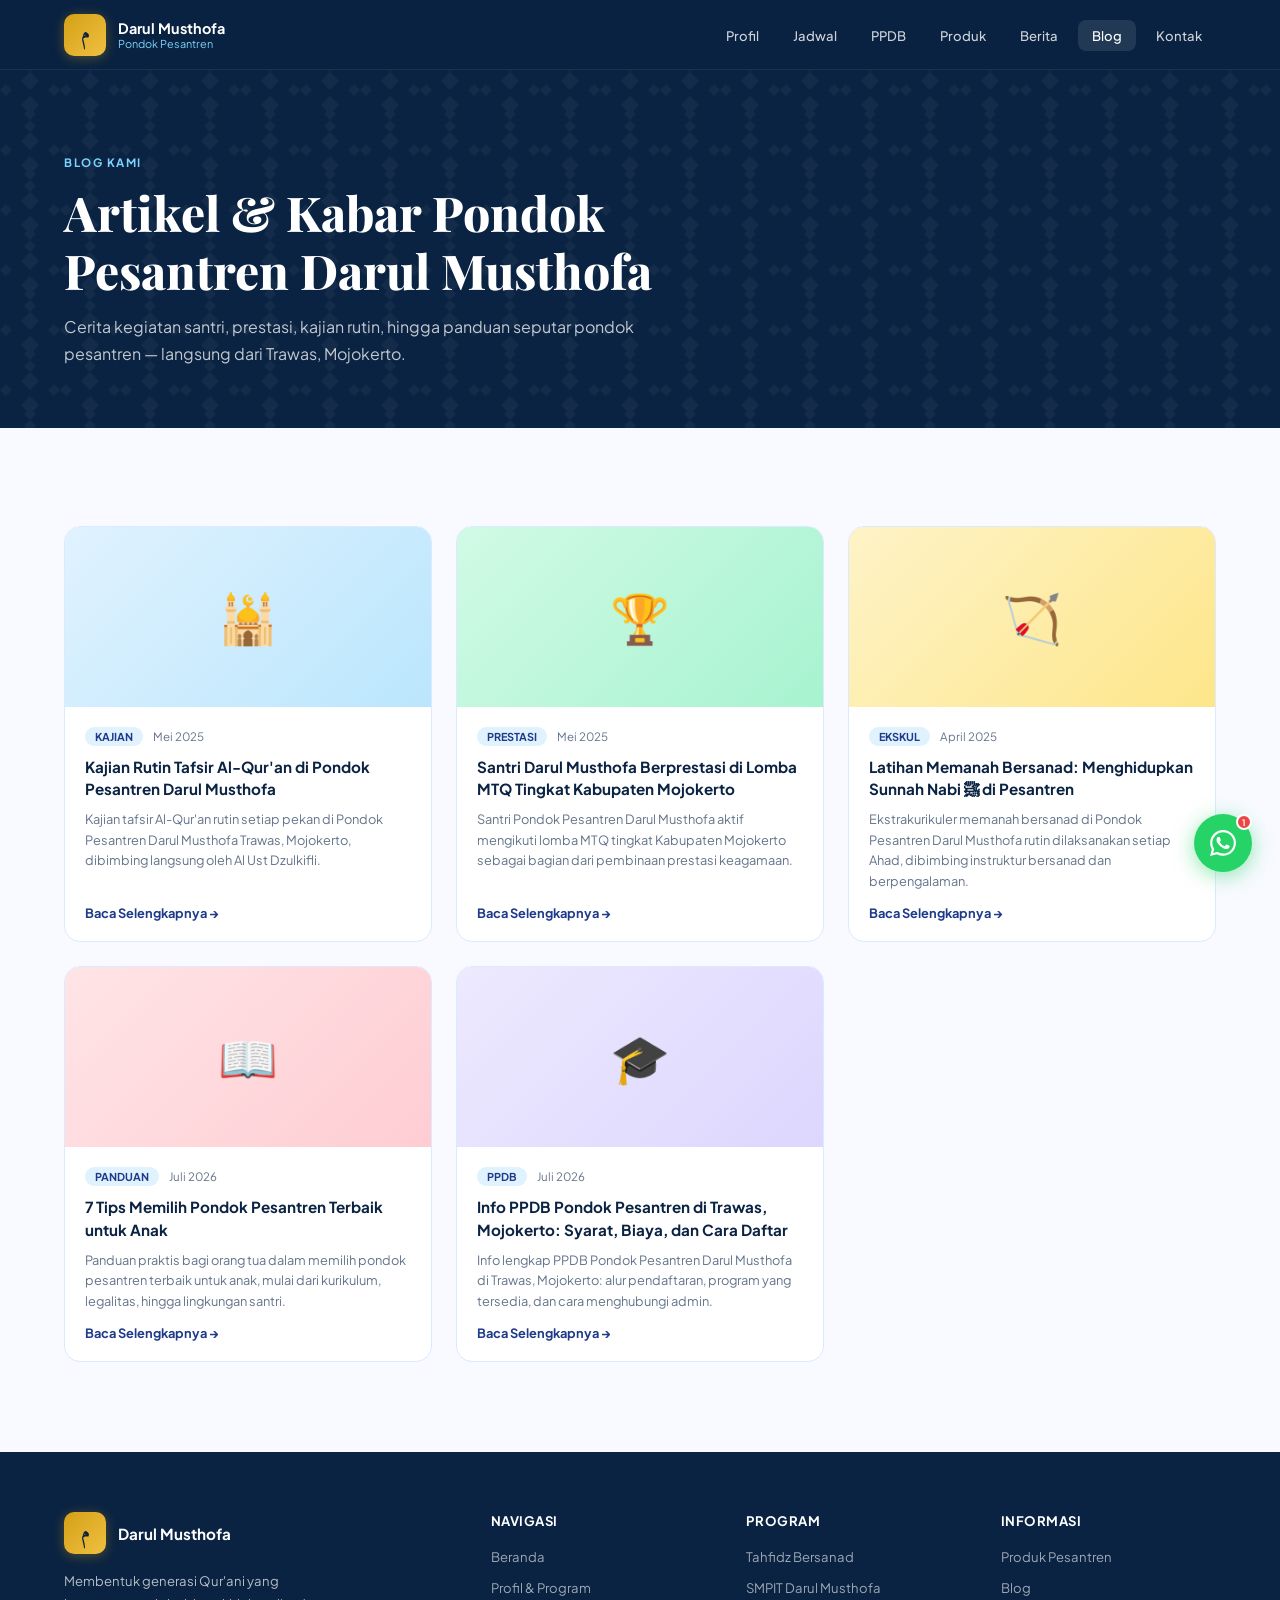
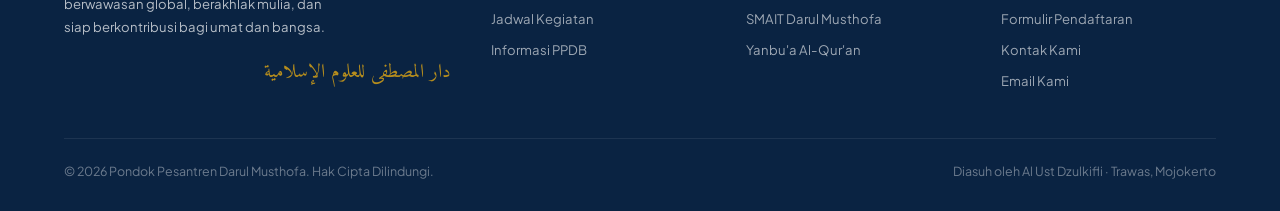
<file: blog/index.html>
<!DOCTYPE html>
<html lang="id">
<head>
  <meta charset="UTF-8" />
  <meta name="viewport" content="width=device-width, initial-scale=1.0" />
  <title>Blog &amp; Artikel Pondok Pesantren Darul Musthofa – Trawas, Mojokerto</title>
  <meta name="description" content="Artikel seputar kegiatan santri, prestasi, kajian, dan panduan memilih pondok pesantren dari Pondok Pesantren Darul Musthofa, Trawas, Mojokerto." />
  <link rel="canonical" href="https://ponpesdalfa.com/blog/" />
  <meta property="og:type" content="website" />
  <meta property="og:title" content="Blog Pondok Pesantren Darul Musthofa" />
  <meta property="og:description" content="Artikel seputar kegiatan santri, prestasi, kajian, dan panduan memilih pondok pesantren." />
  <meta property="og:url" content="https://ponpesdalfa.com/blog/" />
  <meta property="og:locale" content="id_ID" />
  <meta property="og:site_name" content="Pondok Pesantren Darul Musthofa" />
  <link rel="preconnect" href="https://fonts.googleapis.com" />
  <link rel="preconnect" href="https://fonts.gstatic.com" crossorigin />
  <link href="https://fonts.googleapis.com/css2?family=Playfair+Display:wght@500;700;900&family=Plus+Jakarta+Sans:wght@300;400;500;600;700&family=Amiri:wght@400;700&display=swap" rel="stylesheet" />
  <link rel="stylesheet" href="assets/blog.css" />
  <script type="application/ld+json">
  {
    "@context": "https://schema.org",
    "@type": "Blog",
    "name": "Blog Pondok Pesantren Darul Musthofa",
    "url": "https://ponpesdalfa.com/blog/",
    "inLanguage": "id",
    "publisher": {"@type": "Organization", "name": "Pondok Pesantren Darul Musthofa", "url": "https://ponpesdalfa.com/"}
  }
  </script>
  <script type="application/ld+json">
  {
    "@context": "https://schema.org",
    "@type": "ItemList",
    "itemListElement": [
      {"@type":"ListItem","position":1,"url":"https://ponpesdalfa.com/blog/posts/kajian-rutin-tafsir-al-quran.html"},
      {"@type":"ListItem","position":2,"url":"https://ponpesdalfa.com/blog/posts/santri-lomba-mtq-kabupaten.html"},
      {"@type":"ListItem","position":3,"url":"https://ponpesdalfa.com/blog/posts/latihan-memanah-sunnah-nabi.html"},
      {"@type":"ListItem","position":4,"url":"https://ponpesdalfa.com/blog/posts/cara-memilih-pondok-pesantren-terbaik.html"},
      {"@type":"ListItem","position":5,"url":"https://ponpesdalfa.com/blog/posts/ppdb-pondok-pesantren-trawas-mojokerto.html"}
    ]
  }
  </script>
</head>
<body>

<!-- NAVBAR -->
<nav id="navbar">
  <a href="https://ponpesdalfa.com/" class="nav-brand">
    <div class="nav-logo">م</div>
    <div class="nav-title">
      <strong>Darul Musthofa</strong>
      <span>Pondok Pesantren</span>
    </div>
  </a>
  <ul class="nav-links">
    <li><a href="https://ponpesdalfa.com/#profil">Profil</a></li>
    <li><a href="https://ponpesdalfa.com/#jadwal">Jadwal</a></li>
    <li><a href="https://ponpesdalfa.com/#ppdb">PPDB</a></li>
    <li><a href="https://ponpesdalfa.com/#produk">Produk</a></li>
    <li><a href="https://ponpesdalfa.com/#berita">Berita</a></li>
    <li><a href="https://ponpesdalfa.com/blog/" class="active">Blog</a></li>
    <li><a href="https://ponpesdalfa.com/#kontak">Kontak</a></li>
  </ul>
  <button class="hamburger" id="hamburger" aria-label="Menu">
    <span></span><span></span><span></span>
  </button>
</nav>
<div class="mobile-nav" id="mobile-nav">
  <a href="https://ponpesdalfa.com/#profil" onclick="closeMobileNav()">Profil &amp; Program</a>
  <a href="https://ponpesdalfa.com/#jadwal" onclick="closeMobileNav()">Jadwal Kegiatan</a>
  <a href="https://ponpesdalfa.com/#ppdb" onclick="closeMobileNav()">Informasi PPDB</a>
  <a href="https://ponpesdalfa.com/#produk" onclick="closeMobileNav()">Produk Pesantren</a>
  <a href="https://ponpesdalfa.com/#berita" onclick="closeMobileNav()">Berita &amp; Kegiatan</a>
  <a href="https://ponpesdalfa.com/blog/" onclick="closeMobileNav()">Blog</a>
  <a href="https://ponpesdalfa.com/#kontak" onclick="closeMobileNav()">Kontak &amp; Lokasi</a>
</div>


<section class="blog-hero">
  <div class="blog-hero-geo"></div>
  <div class="container">
    <div class="section-label animate-on-scroll">Blog Kami</div>
    <h1 class="animate-on-scroll">Artikel &amp; Kabar Pondok Pesantren Darul Musthofa</h1>
    <p class="animate-on-scroll">Cerita kegiatan santri, prestasi, kajian rutin, hingga panduan seputar pondok pesantren — langsung dari Trawas, Mojokerto.</p>
  </div>
</section>

<section id="blog-list">
  <div class="container">
    <div class="berita-grid">
      <a href="https://ponpesdalfa.com/blog/posts/kajian-rutin-tafsir-al-quran.html" class="berita-card animate-on-scroll">
        <div class="berita-img-ph bg1">🕌</div>
        <div class="berita-body">
          <div class="berita-meta"><span class="berita-tag">Kajian</span><span class="berita-date">Mei 2025</span></div>
          <h2>Kajian Rutin Tafsir Al-Qur'an di Pondok Pesantren Darul Musthofa</h2>
          <p>Kajian tafsir Al-Qur'an rutin setiap pekan di Pondok Pesantren Darul Musthofa Trawas, Mojokerto, dibimbing langsung oleh Al Ust Dzulkifli.</p>
          <span class="berita-link">Baca Selengkapnya →</span>
        </div>
      </a>
      <a href="https://ponpesdalfa.com/blog/posts/santri-lomba-mtq-kabupaten.html" class="berita-card animate-on-scroll">
        <div class="berita-img-ph bg2">🏆</div>
        <div class="berita-body">
          <div class="berita-meta"><span class="berita-tag">Prestasi</span><span class="berita-date">Mei 2025</span></div>
          <h2>Santri Darul Musthofa Berprestasi di Lomba MTQ Tingkat Kabupaten Mojokerto</h2>
          <p>Santri Pondok Pesantren Darul Musthofa aktif mengikuti lomba MTQ tingkat Kabupaten Mojokerto sebagai bagian dari pembinaan prestasi keagamaan.</p>
          <span class="berita-link">Baca Selengkapnya →</span>
        </div>
      </a>
      <a href="https://ponpesdalfa.com/blog/posts/latihan-memanah-sunnah-nabi.html" class="berita-card animate-on-scroll">
        <div class="berita-img-ph bg3">🏹</div>
        <div class="berita-body">
          <div class="berita-meta"><span class="berita-tag">Ekskul</span><span class="berita-date">April 2025</span></div>
          <h2>Latihan Memanah Bersanad: Menghidupkan Sunnah Nabi ﷺ di Pesantren</h2>
          <p>Ekstrakurikuler memanah bersanad di Pondok Pesantren Darul Musthofa rutin dilaksanakan setiap Ahad, dibimbing instruktur bersanad dan berpengalaman.</p>
          <span class="berita-link">Baca Selengkapnya →</span>
        </div>
      </a>
      <a href="https://ponpesdalfa.com/blog/posts/cara-memilih-pondok-pesantren-terbaik.html" class="berita-card animate-on-scroll">
        <div class="berita-img-ph bg4">📖</div>
        <div class="berita-body">
          <div class="berita-meta"><span class="berita-tag">Panduan</span><span class="berita-date">Juli 2026</span></div>
          <h2>7 Tips Memilih Pondok Pesantren Terbaik untuk Anak</h2>
          <p>Panduan praktis bagi orang tua dalam memilih pondok pesantren terbaik untuk anak, mulai dari kurikulum, legalitas, hingga lingkungan santri.</p>
          <span class="berita-link">Baca Selengkapnya →</span>
        </div>
      </a>
      <a href="https://ponpesdalfa.com/blog/posts/ppdb-pondok-pesantren-trawas-mojokerto.html" class="berita-card animate-on-scroll">
        <div class="berita-img-ph bg5">🎓</div>
        <div class="berita-body">
          <div class="berita-meta"><span class="berita-tag">PPDB</span><span class="berita-date">Juli 2026</span></div>
          <h2>Info PPDB Pondok Pesantren di Trawas, Mojokerto: Syarat, Biaya, dan Cara Daftar</h2>
          <p>Info lengkap PPDB Pondok Pesantren Darul Musthofa di Trawas, Mojokerto: alur pendaftaran, program yang tersedia, dan cara menghubungi admin.</p>
          <span class="berita-link">Baca Selengkapnya →</span>
        </div>
      </a>
    </div>
  </div>
</section>

<!-- FOOTER -->
<footer>
  <div class="footer-grid">
    <div class="footer-brand">
      <div class="footer-logo"><div class="nav-logo">م</div><strong>Darul Musthofa</strong></div>
      <p>Membentuk generasi Qur'ani yang berwawasan global, berakhlak mulia, dan siap berkontribusi bagi umat dan bangsa.</p>
      <div class="footer-arabic">دار المصطفى للعلوم الإسلامية</div>
    </div>
    <div class="footer-col">
      <h4>Navigasi</h4>
      <ul>
        <li><a href="https://ponpesdalfa.com/#hero">Beranda</a></li>
        <li><a href="https://ponpesdalfa.com/#profil">Profil &amp; Program</a></li>
        <li><a href="https://ponpesdalfa.com/#jadwal">Jadwal Kegiatan</a></li>
        <li><a href="https://ponpesdalfa.com/#ppdb">Informasi PPDB</a></li>
      </ul>
    </div>
    <div class="footer-col">
      <h4>Program</h4>
      <ul>
        <li><a href="https://ponpesdalfa.com/#profil">Tahfidz Bersanad</a></li>
        <li><a href="https://ponpesdalfa.com/#profil">SMPIT Darul Musthofa</a></li>
        <li><a href="https://ponpesdalfa.com/#profil">SMAIT Darul Musthofa</a></li>
        <li><a href="https://ponpesdalfa.com/#profil">Yanbu'a Al-Qur'an</a></li>
      </ul>
    </div>
    <div class="footer-col">
      <h4>Informasi</h4>
      <ul>
        <li><a href="https://ponpesdalfa.com/#produk">Produk Pesantren</a></li>
        <li><a href="https://ponpesdalfa.com/blog/">Blog</a></li>
        <li><a href="https://ponpesdalfa.com/#form-minat">Formulir Pendaftaran</a></li>
        <li><a href="https://ponpesdalfa.com/#kontak">Kontak Kami</a></li>
        <li><a href="mailto:darulmusthofatrawas@gmail.com">Email Kami</a></li>
      </ul>
    </div>
  </div>
  <div class="footer-bottom">
    <span>© 2026 Pondok Pesantren Darul Musthofa. Hak Cipta Dilindungi.</span>
    <span>Diasuh oleh Al Ust Dzulkifli · Trawas, Mojokerto</span>
  </div>
</footer>

<!-- WA FLOATING -->
<div class="wa-widget">
  <div class="wa-bubble" id="wa-bubble">
    <strong>Halo! Ada yang bisa kami bantu? 👋</strong>
    Tanya seputar pendaftaran atau program pesantren kami.
  </div>
  <div style="position:relative;display:inline-block">
    <button class="wa-btn" onclick="openWA()" aria-label="Chat WhatsApp">
      <svg width="26" height="26" viewBox="0 0 24 24" fill="currentColor"><path d="M17.472 14.382c-.297-.149-1.758-.867-2.03-.967-.273-.099-.471-.148-.67.15-.197.297-.767.966-.94 1.164-.173.199-.347.223-.644.075-.297-.15-1.255-.463-2.39-1.475-.883-.788-1.48-1.761-1.653-2.059-.173-.297-.018-.458.13-.606.134-.133.298-.347.446-.52.149-.174.198-.298.298-.497.099-.198.05-.371-.025-.52-.075-.149-.669-1.612-.916-2.207-.242-.579-.487-.5-.669-.51-.173-.008-.371-.01-.57-.01-.198 0-.52.074-.792.372-.272.297-1.04 1.016-1.04 2.479 0 1.462 1.065 2.875 1.213 3.074.149.198 2.096 3.2 5.077 4.487.709.306 1.262.489 1.694.625.712.227 1.36.195 1.871.118.571-.085 1.758-.719 2.006-1.413.248-.694.248-1.289.173-1.413-.074-.124-.272-.198-.57-.347m-5.421 7.403h-.004a9.87 9.87 0 01-5.031-1.378l-.361-.214-3.741.982.998-3.648-.235-.374a9.86 9.86 0 01-1.51-5.26c.001-5.45 4.436-9.884 9.888-9.884 2.64 0 5.122 1.03 6.988 2.898a9.825 9.825 0 012.893 6.994c-.003 5.45-4.437 9.884-9.885 9.884m8.413-18.297A11.815 11.815 0 0012.05 0C5.495 0 .16 5.335.157 11.892c0 2.096.547 4.142 1.588 5.945L.057 24l6.305-1.654a11.882 11.882 0 005.683 1.448h.005c6.554 0 11.89-5.335 11.893-11.893a11.821 11.821 0 00-3.48-8.413z"/></svg>
    </button>
    <div class="wa-pulse">1</div>
  </div>
</div>

<div class="toast" id="toast"></div>
<script src="assets/blog.js"></script>
</body>
</html>
</file>
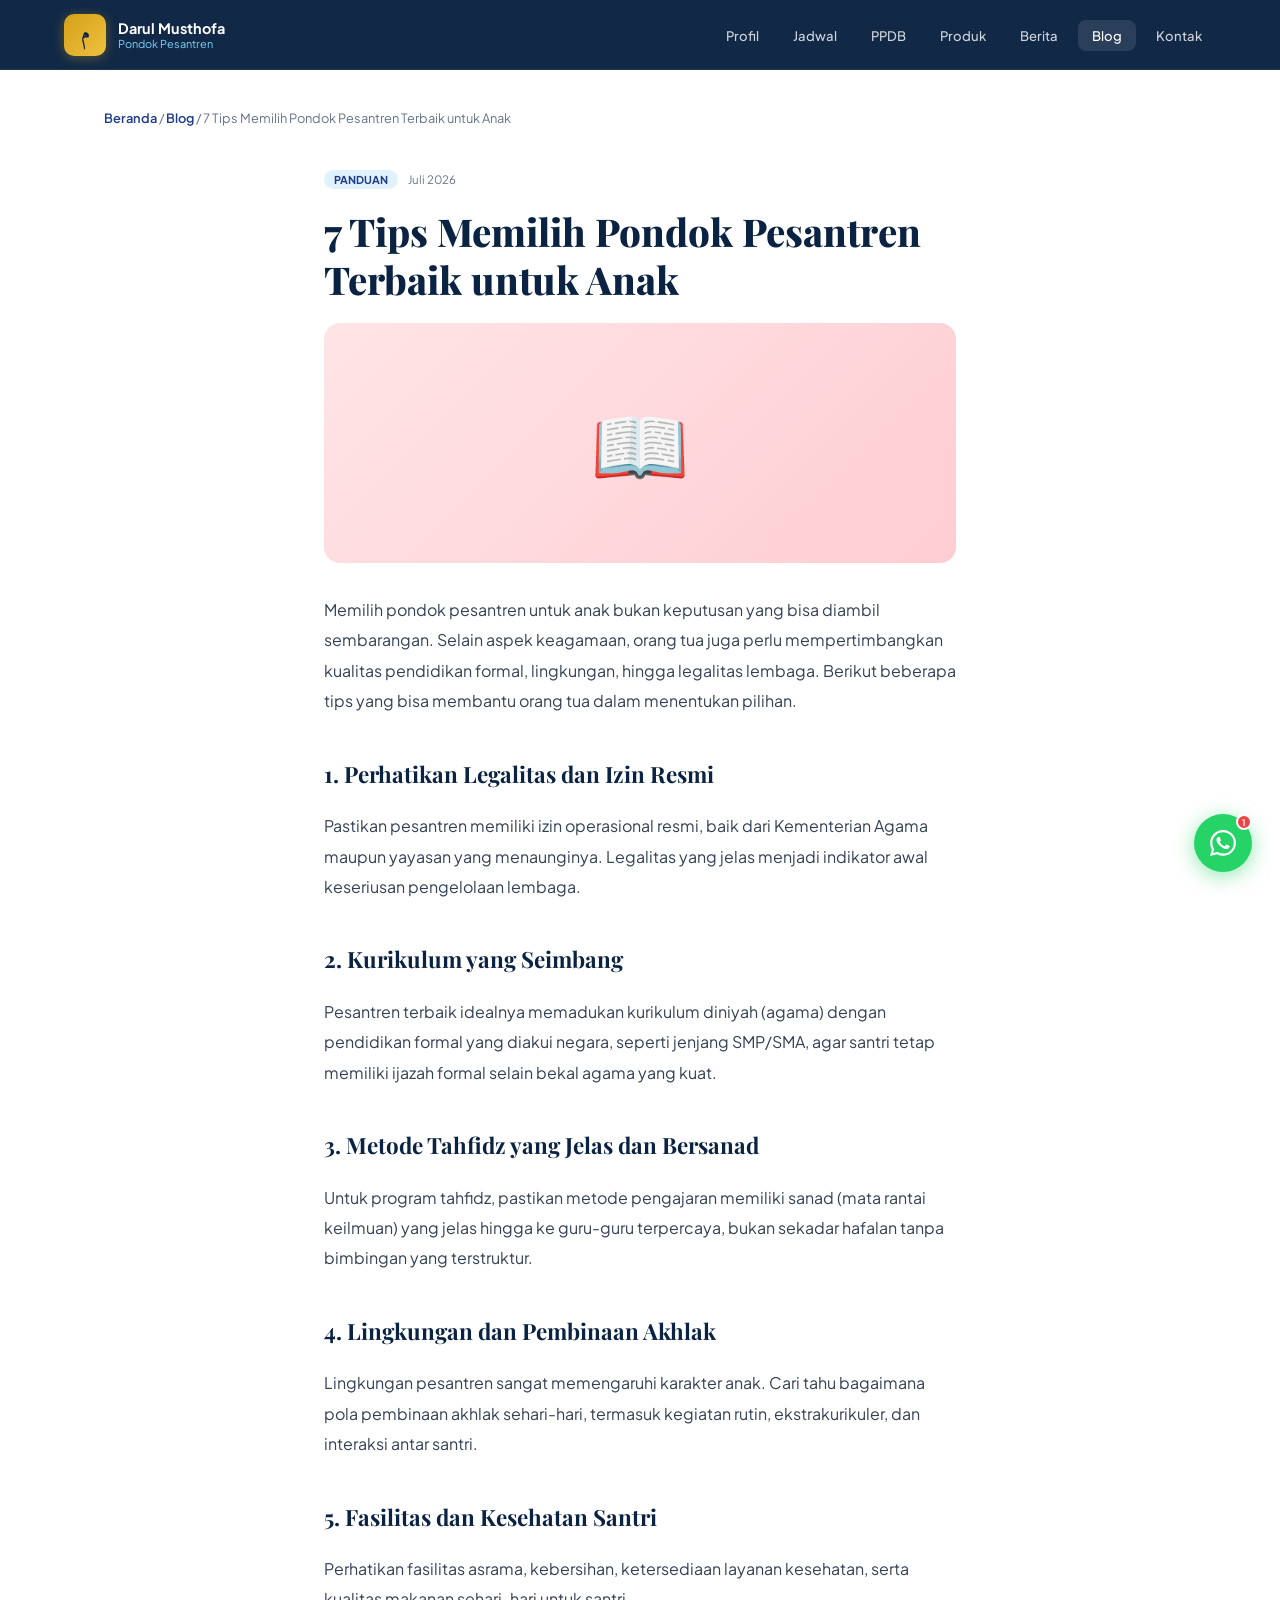
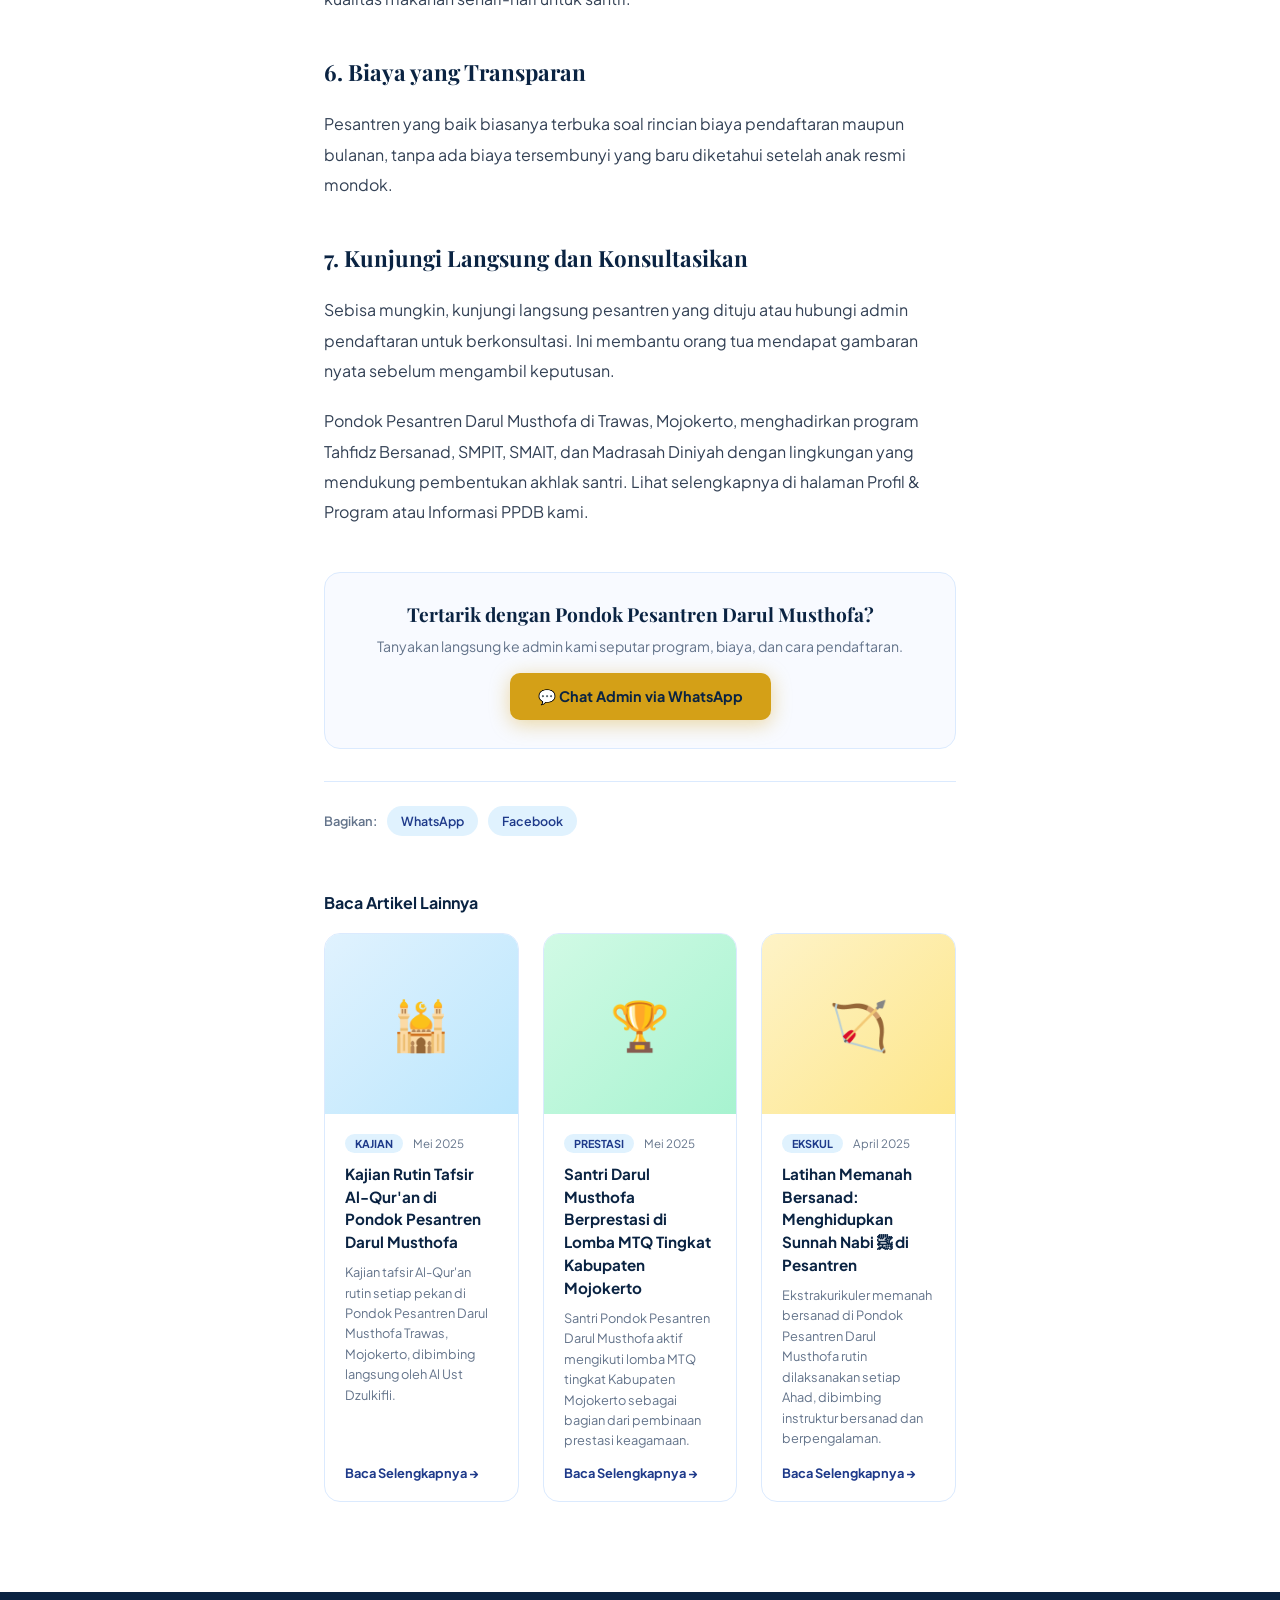
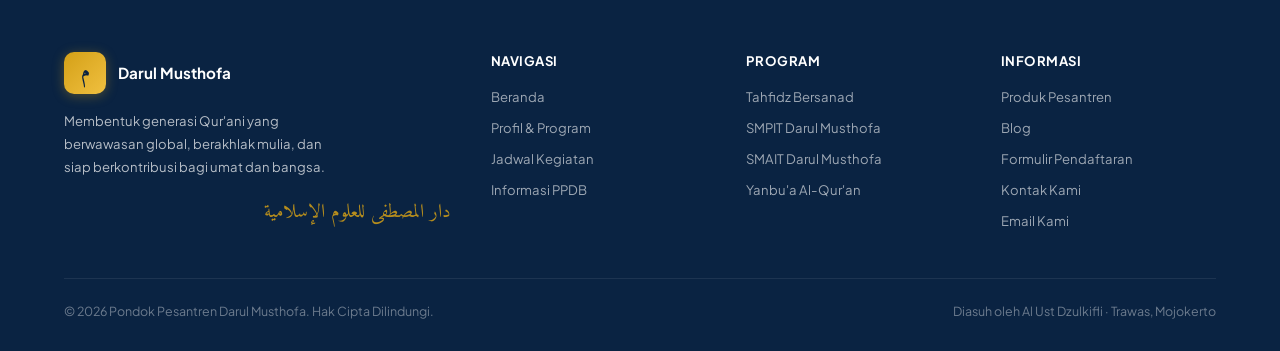
<file: blog/posts/cara-memilih-pondok-pesantren-terbaik.html>
<!DOCTYPE html>
<html lang="id">
<head>
  <meta charset="UTF-8" />
  <meta name="viewport" content="width=device-width, initial-scale=1.0" />
  <title>7 Tips Memilih Pondok Pesantren Terbaik untuk Anak | Blog Pondok Pesantren Darul Musthofa</title>
  <meta name="description" content="Panduan praktis bagi orang tua dalam memilih pondok pesantren terbaik untuk anak, mulai dari kurikulum, legalitas, hingga lingkungan santri." />
  <link rel="canonical" href="https://ponpesdalfa.com/blog/posts/cara-memilih-pondok-pesantren-terbaik.html" />
  <meta property="og:type" content="article" />
  <meta property="og:title" content="7 Tips Memilih Pondok Pesantren Terbaik untuk Anak" />
  <meta property="og:description" content="Panduan praktis bagi orang tua dalam memilih pondok pesantren terbaik untuk anak, mulai dari kurikulum, legalitas, hingga lingkungan santri." />
  <meta property="og:url" content="https://ponpesdalfa.com/blog/posts/cara-memilih-pondok-pesantren-terbaik.html" />
  <meta property="og:locale" content="id_ID" />
  <meta property="og:site_name" content="Pondok Pesantren Darul Musthofa" />
  <meta name="twitter:card" content="summary" />
  <meta name="twitter:title" content="7 Tips Memilih Pondok Pesantren Terbaik untuk Anak" />
  <meta name="twitter:description" content="Panduan praktis bagi orang tua dalam memilih pondok pesantren terbaik untuk anak, mulai dari kurikulum, legalitas, hingga lingkungan santri." />
  <link rel="preconnect" href="https://fonts.googleapis.com" />
  <link rel="preconnect" href="https://fonts.gstatic.com" crossorigin />
  <link href="https://fonts.googleapis.com/css2?family=Playfair+Display:wght@500;700;900&family=Plus+Jakarta+Sans:wght@300;400;500;600;700&family=Amiri:wght@400;700&display=swap" rel="stylesheet" />
  <link rel="stylesheet" href="../assets/blog.css" />
  <script type="application/ld+json">
  {
    "@context": "https://schema.org",
    "@type": "BlogPosting",
    "mainEntityOfPage": {"@type": "WebPage", "@id": "https://ponpesdalfa.com/blog/posts/cara-memilih-pondok-pesantren-terbaik.html"},
    "headline": "7 Tips Memilih Pondok Pesantren Terbaik untuk Anak",
    "description": "Panduan praktis bagi orang tua dalam memilih pondok pesantren terbaik untuk anak, mulai dari kurikulum, legalitas, hingga lingkungan santri.",
    "datePublished": "2026-07-08",
    "dateModified": "2026-07-08",
    "author": {"@type": "Organization", "name": "Pondok Pesantren Darul Musthofa"},
    "publisher": {
      "@type": "Organization",
      "name": "Pondok Pesantren Darul Musthofa",
      "logo": {"@type": "ImageObject", "url": "https://ponpesdalfa.com/favicon.png"}
    },
    "inLanguage": "id"
  }
  </script>
  <script type="application/ld+json">
  {
    "@context": "https://schema.org",
    "@type": "BreadcrumbList",
    "itemListElement": [
      {"@type": "ListItem", "position": 1, "name": "Beranda", "item": "https://ponpesdalfa.com/"},
      {"@type": "ListItem", "position": 2, "name": "Blog", "item": "https://ponpesdalfa.com/blog/"},
      {"@type": "ListItem", "position": 3, "name": "7 Tips Memilih Pondok Pesantren Terbaik untuk Anak", "item": "https://ponpesdalfa.com/blog/posts/cara-memilih-pondok-pesantren-terbaik.html"}
    ]
  }
  </script>
</head>
<body>

<!-- NAVBAR -->
<nav id="navbar">
  <a href="https://ponpesdalfa.com/" class="nav-brand">
    <div class="nav-logo">م</div>
    <div class="nav-title">
      <strong>Darul Musthofa</strong>
      <span>Pondok Pesantren</span>
    </div>
  </a>
  <ul class="nav-links">
    <li><a href="https://ponpesdalfa.com/#profil">Profil</a></li>
    <li><a href="https://ponpesdalfa.com/#jadwal">Jadwal</a></li>
    <li><a href="https://ponpesdalfa.com/#ppdb">PPDB</a></li>
    <li><a href="https://ponpesdalfa.com/#produk">Produk</a></li>
    <li><a href="https://ponpesdalfa.com/#berita">Berita</a></li>
    <li><a href="https://ponpesdalfa.com/blog/" class="active">Blog</a></li>
    <li><a href="https://ponpesdalfa.com/#kontak">Kontak</a></li>
  </ul>
  <button class="hamburger" id="hamburger" aria-label="Menu">
    <span></span><span></span><span></span>
  </button>
</nav>
<div class="mobile-nav" id="mobile-nav">
  <a href="https://ponpesdalfa.com/#profil" onclick="closeMobileNav()">Profil &amp; Program</a>
  <a href="https://ponpesdalfa.com/#jadwal" onclick="closeMobileNav()">Jadwal Kegiatan</a>
  <a href="https://ponpesdalfa.com/#ppdb" onclick="closeMobileNav()">Informasi PPDB</a>
  <a href="https://ponpesdalfa.com/#produk" onclick="closeMobileNav()">Produk Pesantren</a>
  <a href="https://ponpesdalfa.com/#berita" onclick="closeMobileNav()">Berita &amp; Kegiatan</a>
  <a href="https://ponpesdalfa.com/blog/" onclick="closeMobileNav()">Blog</a>
  <a href="https://ponpesdalfa.com/#kontak" onclick="closeMobileNav()">Kontak &amp; Lokasi</a>
</div>

<div class="breadcrumb"><a href="https://ponpesdalfa.com/">Beranda</a> / <a href="https://ponpesdalfa.com/blog/">Blog</a> / 7 Tips Memilih Pondok Pesantren Terbaik untuk Anak</div>

<article class="article-wrap">
  <div class="article-meta animate-on-scroll">
    <span class="berita-tag">Panduan</span>
    <span class="berita-date">Juli 2026</span>
  </div>
  <h1 class="article-title animate-on-scroll">7 Tips Memilih Pondok Pesantren Terbaik untuk Anak</h1>
  <div class="article-banner bg4 animate-on-scroll">📖</div>
  <div class="article-body animate-on-scroll">
        <p>Memilih pondok pesantren untuk anak bukan keputusan yang bisa diambil sembarangan. Selain aspek keagamaan, orang tua juga perlu mempertimbangkan kualitas pendidikan formal, lingkungan, hingga legalitas lembaga. Berikut beberapa tips yang bisa membantu orang tua dalam menentukan pilihan.</p>
        <h2>1. Perhatikan Legalitas dan Izin Resmi</h2>
        <p>Pastikan pesantren memiliki izin operasional resmi, baik dari Kementerian Agama maupun yayasan yang menaunginya. Legalitas yang jelas menjadi indikator awal keseriusan pengelolaan lembaga.</p>
        <h2>2. Kurikulum yang Seimbang</h2>
        <p>Pesantren terbaik idealnya memadukan kurikulum diniyah (agama) dengan pendidikan formal yang diakui negara, seperti jenjang SMP/SMA, agar santri tetap memiliki ijazah formal selain bekal agama yang kuat.</p>
        <h2>3. Metode Tahfidz yang Jelas dan Bersanad</h2>
        <p>Untuk program tahfidz, pastikan metode pengajaran memiliki sanad (mata rantai keilmuan) yang jelas hingga ke guru-guru terpercaya, bukan sekadar hafalan tanpa bimbingan yang terstruktur.</p>
        <h2>4. Lingkungan dan Pembinaan Akhlak</h2>
        <p>Lingkungan pesantren sangat memengaruhi karakter anak. Cari tahu bagaimana pola pembinaan akhlak sehari-hari, termasuk kegiatan rutin, ekstrakurikuler, dan interaksi antar santri.</p>
        <h2>5. Fasilitas dan Kesehatan Santri</h2>
        <p>Perhatikan fasilitas asrama, kebersihan, ketersediaan layanan kesehatan, serta kualitas makanan sehari-hari untuk santri.</p>
        <h2>6. Biaya yang Transparan</h2>
        <p>Pesantren yang baik biasanya terbuka soal rincian biaya pendaftaran maupun bulanan, tanpa ada biaya tersembunyi yang baru diketahui setelah anak resmi mondok.</p>
        <h2>7. Kunjungi Langsung dan Konsultasikan</h2>
        <p>Sebisa mungkin, kunjungi langsung pesantren yang dituju atau hubungi admin pendaftaran untuk berkonsultasi. Ini membantu orang tua mendapat gambaran nyata sebelum mengambil keputusan.</p>
        <p>Pondok Pesantren Darul Musthofa di Trawas, Mojokerto, menghadirkan program Tahfidz Bersanad, SMPIT, SMAIT, dan Madrasah Diniyah dengan lingkungan yang mendukung pembentukan akhlak santri. Lihat selengkapnya di halaman Profil &amp; Program atau Informasi PPDB kami.</p>
  </div>

  <div class="article-cta animate-on-scroll">
    <h3>Tertarik dengan Pondok Pesantren Darul Musthofa?</h3>
    <p>Tanyakan langsung ke admin kami seputar program, biaya, dan cara pendaftaran.</p>
    <a href="https://wa.me/6285706464267?text=Assalamu%27alaikum%2C%20saya%20baca%20artikel%20%227%20Tips%20Memilih%20Pondok%20Pesantren%20Terbaik%20untuk%20Anak%22%20di%20blog%20dan%20ingin%20tanya%20lebih%20lanjut." target="_blank" class="btn-primary">💬 Chat Admin via WhatsApp</a>
  </div>

  <div class="article-share">
    <span>Bagikan:</span>
    <a class="share-btn" target="_blank" href="https://wa.me/?text=7%20Tips%20Memilih%20Pondok%20Pesantren%20Terbaik%20untuk%20Anak%20-%20https://ponpesdalfa.com/blog/posts/cara-memilih-pondok-pesantren-terbaik.html">WhatsApp</a>
    <a class="share-btn" target="_blank" href="https://www.facebook.com/sharer/sharer.php?u=https://ponpesdalfa.com/blog/posts/cara-memilih-pondok-pesantren-terbaik.html">Facebook</a>
  </div>

  <h2 class="related-title">Baca Artikel Lainnya</h2>
  <div class="berita-grid" id="related-grid"></div>
</article>

<!-- FOOTER -->
<footer>
  <div class="footer-grid">
    <div class="footer-brand">
      <div class="footer-logo"><div class="nav-logo">م</div><strong>Darul Musthofa</strong></div>
      <p>Membentuk generasi Qur'ani yang berwawasan global, berakhlak mulia, dan siap berkontribusi bagi umat dan bangsa.</p>
      <div class="footer-arabic">دار المصطفى للعلوم الإسلامية</div>
    </div>
    <div class="footer-col">
      <h4>Navigasi</h4>
      <ul>
        <li><a href="https://ponpesdalfa.com/#hero">Beranda</a></li>
        <li><a href="https://ponpesdalfa.com/#profil">Profil &amp; Program</a></li>
        <li><a href="https://ponpesdalfa.com/#jadwal">Jadwal Kegiatan</a></li>
        <li><a href="https://ponpesdalfa.com/#ppdb">Informasi PPDB</a></li>
      </ul>
    </div>
    <div class="footer-col">
      <h4>Program</h4>
      <ul>
        <li><a href="https://ponpesdalfa.com/#profil">Tahfidz Bersanad</a></li>
        <li><a href="https://ponpesdalfa.com/#profil">SMPIT Darul Musthofa</a></li>
        <li><a href="https://ponpesdalfa.com/#profil">SMAIT Darul Musthofa</a></li>
        <li><a href="https://ponpesdalfa.com/#profil">Yanbu'a Al-Qur'an</a></li>
      </ul>
    </div>
    <div class="footer-col">
      <h4>Informasi</h4>
      <ul>
        <li><a href="https://ponpesdalfa.com/#produk">Produk Pesantren</a></li>
        <li><a href="https://ponpesdalfa.com/blog/">Blog</a></li>
        <li><a href="https://ponpesdalfa.com/#form-minat">Formulir Pendaftaran</a></li>
        <li><a href="https://ponpesdalfa.com/#kontak">Kontak Kami</a></li>
        <li><a href="mailto:darulmusthofatrawas@gmail.com">Email Kami</a></li>
      </ul>
    </div>
  </div>
  <div class="footer-bottom">
    <span>© 2026 Pondok Pesantren Darul Musthofa. Hak Cipta Dilindungi.</span>
    <span>Diasuh oleh Al Ust Dzulkifli · Trawas, Mojokerto</span>
  </div>
</footer>

<!-- WA FLOATING -->
<div class="wa-widget">
  <div class="wa-bubble" id="wa-bubble">
    <strong>Halo! Ada yang bisa kami bantu? 👋</strong>
    Tanya seputar pendaftaran atau program pesantren kami.
  </div>
  <div style="position:relative;display:inline-block">
    <button class="wa-btn" onclick="openWA()" aria-label="Chat WhatsApp">
      <svg width="26" height="26" viewBox="0 0 24 24" fill="currentColor"><path d="M17.472 14.382c-.297-.149-1.758-.867-2.03-.967-.273-.099-.471-.148-.67.15-.197.297-.767.966-.94 1.164-.173.199-.347.223-.644.075-.297-.15-1.255-.463-2.39-1.475-.883-.788-1.48-1.761-1.653-2.059-.173-.297-.018-.458.13-.606.134-.133.298-.347.446-.52.149-.174.198-.298.298-.497.099-.198.05-.371-.025-.52-.075-.149-.669-1.612-.916-2.207-.242-.579-.487-.5-.669-.51-.173-.008-.371-.01-.57-.01-.198 0-.52.074-.792.372-.272.297-1.04 1.016-1.04 2.479 0 1.462 1.065 2.875 1.213 3.074.149.198 2.096 3.2 5.077 4.487.709.306 1.262.489 1.694.625.712.227 1.36.195 1.871.118.571-.085 1.758-.719 2.006-1.413.248-.694.248-1.289.173-1.413-.074-.124-.272-.198-.57-.347m-5.421 7.403h-.004a9.87 9.87 0 01-5.031-1.378l-.361-.214-3.741.982.998-3.648-.235-.374a9.86 9.86 0 01-1.51-5.26c.001-5.45 4.436-9.884 9.888-9.884 2.64 0 5.122 1.03 6.988 2.898a9.825 9.825 0 012.893 6.994c-.003 5.45-4.437 9.884-9.885 9.884m8.413-18.297A11.815 11.815 0 0012.05 0C5.495 0 .16 5.335.157 11.892c0 2.096.547 4.142 1.588 5.945L.057 24l6.305-1.654a11.882 11.882 0 005.683 1.448h.005c6.554 0 11.89-5.335 11.893-11.893a11.821 11.821 0 00-3.48-8.413z"/></svg>
    </button>
    <div class="wa-pulse">1</div>
  </div>
</div>

<div class="toast" id="toast"></div>
<script src="../assets/blog.js"></script>
<script>
  // simple related posts injector (client-side, keeps HTML lean)
  const allPosts = [{"slug": "kajian-rutin-tafsir-al-quran", "title": "Kajian Rutin Tafsir Al-Qur'an di Pondok Pesantren Darul Musthofa", "desc": "Kajian tafsir Al-Qur'an rutin setiap pekan di Pondok Pesantren Darul Musthofa Trawas, Mojokerto, dibimbing langsung oleh Al Ust Dzulkifli.", "tag": "Kajian", "date": "Mei 2025", "emoji": "🕌", "bg": "bg1"}, {"slug": "santri-lomba-mtq-kabupaten", "title": "Santri Darul Musthofa Berprestasi di Lomba MTQ Tingkat Kabupaten Mojokerto", "desc": "Santri Pondok Pesantren Darul Musthofa aktif mengikuti lomba MTQ tingkat Kabupaten Mojokerto sebagai bagian dari pembinaan prestasi keagamaan.", "tag": "Prestasi", "date": "Mei 2025", "emoji": "🏆", "bg": "bg2"}, {"slug": "latihan-memanah-sunnah-nabi", "title": "Latihan Memanah Bersanad: Menghidupkan Sunnah Nabi ﷺ di Pesantren", "desc": "Ekstrakurikuler memanah bersanad di Pondok Pesantren Darul Musthofa rutin dilaksanakan setiap Ahad, dibimbing instruktur bersanad dan berpengalaman.", "tag": "Ekskul", "date": "April 2025", "emoji": "🏹", "bg": "bg3"}, {"slug": "cara-memilih-pondok-pesantren-terbaik", "title": "7 Tips Memilih Pondok Pesantren Terbaik untuk Anak", "desc": "Panduan praktis bagi orang tua dalam memilih pondok pesantren terbaik untuk anak, mulai dari kurikulum, legalitas, hingga lingkungan santri.", "tag": "Panduan", "date": "Juli 2026", "emoji": "📖", "bg": "bg4"}, {"slug": "ppdb-pondok-pesantren-trawas-mojokerto", "title": "Info PPDB Pondok Pesantren di Trawas, Mojokerto: Syarat, Biaya, dan Cara Daftar", "desc": "Info lengkap PPDB Pondok Pesantren Darul Musthofa di Trawas, Mojokerto: alur pendaftaran, program yang tersedia, dan cara menghubungi admin.", "tag": "PPDB", "date": "Juli 2026", "emoji": "🎓", "bg": "bg5"}];
  const current = "cara-memilih-pondok-pesantren-terbaik";
  const grid = document.getElementById('related-grid');
  allPosts.filter(x => x.slug !== current).slice(0,3).forEach(x => {
    const a = document.createElement('a');
    a.href = 'https://ponpesdalfa.com/blog/posts/' + x.slug + '.html';
    a.className = 'berita-card';
    a.innerHTML = `<div class="berita-img-ph ${x.bg}">${x.emoji}</div><div class="berita-body"><div class="berita-meta"><span class="berita-tag">${x.tag}</span><span class="berita-date">${x.date}</span></div><h3>${x.title}</h3><p>${x.desc}</p><span class="berita-link">Baca Selengkapnya →</span></div>`;
    grid.appendChild(a);
  });
</script>
</body>
</html>
</file>
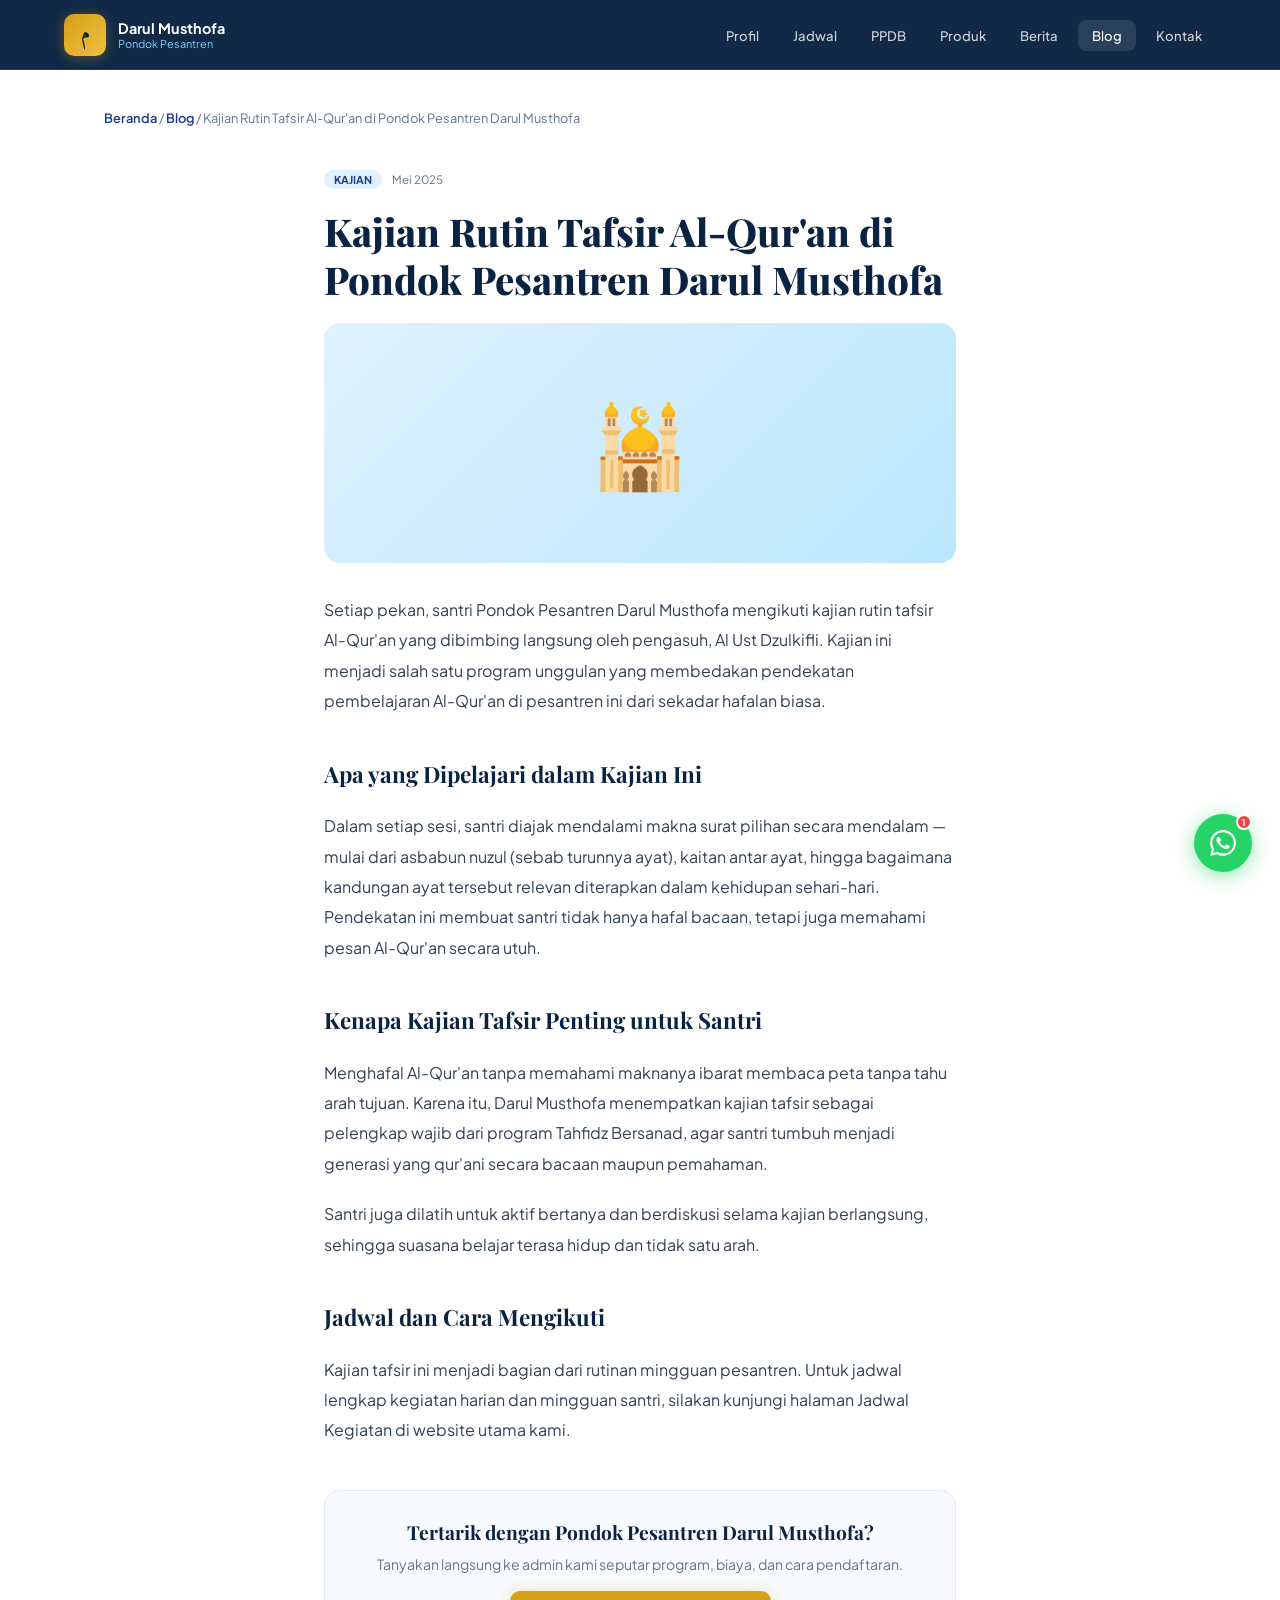
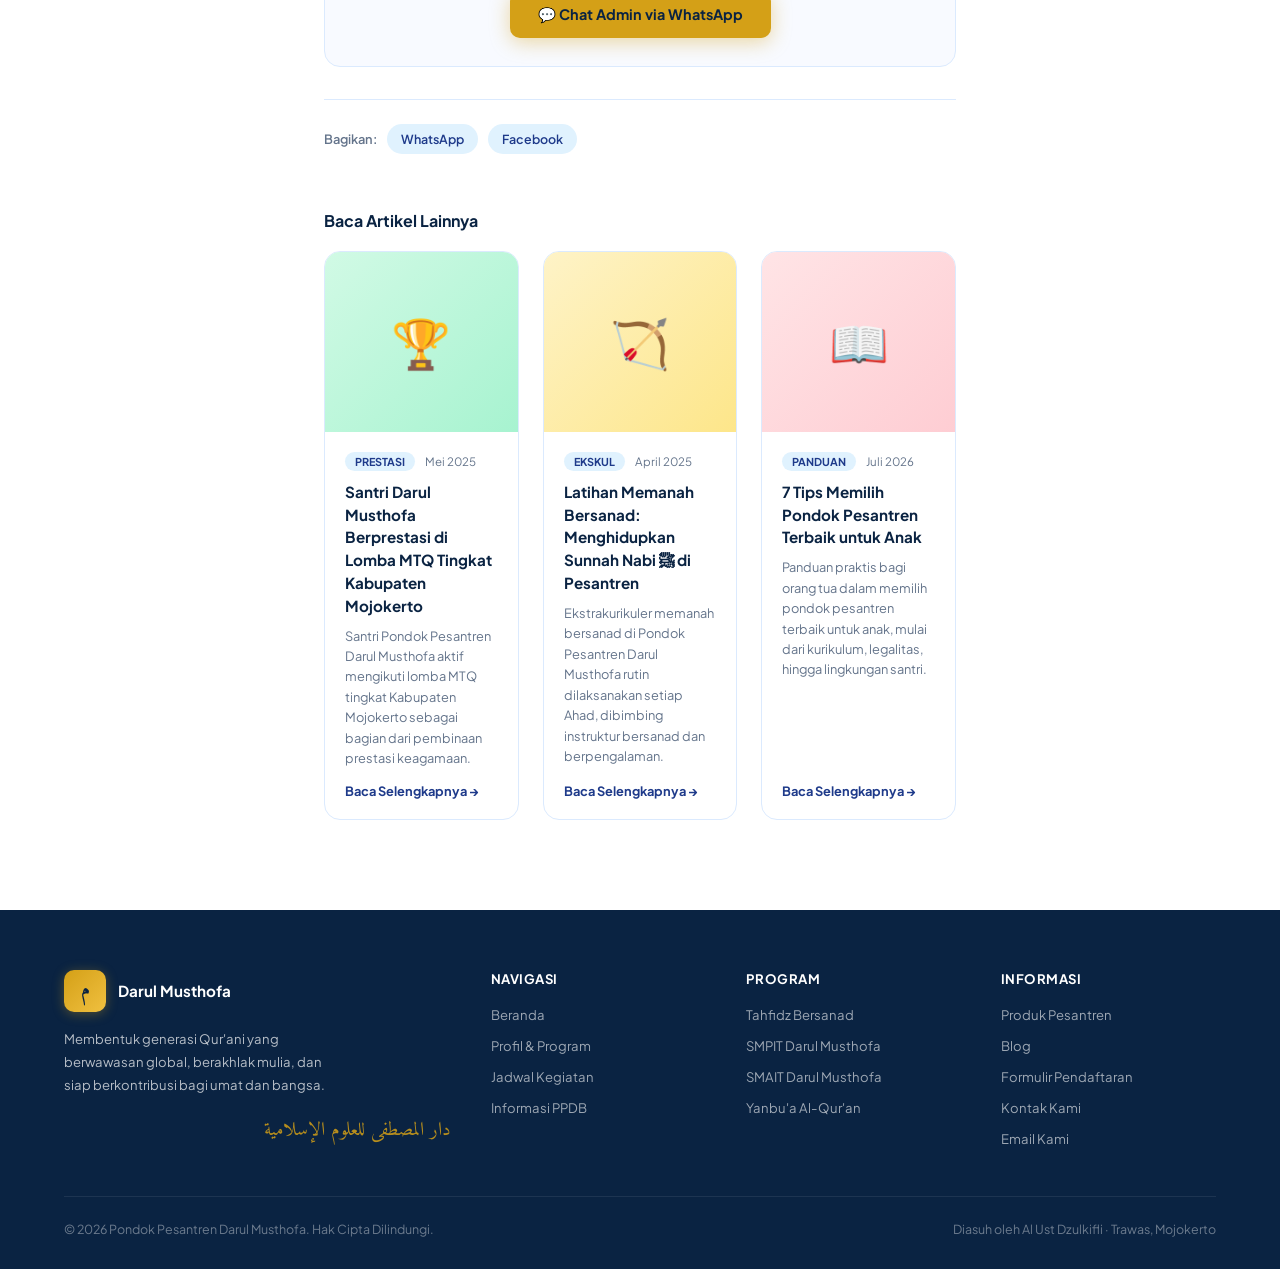
<file: blog/posts/kajian-rutin-tafsir-al-quran.html>
<!DOCTYPE html>
<html lang="id">
<head>
  <meta charset="UTF-8" />
  <meta name="viewport" content="width=device-width, initial-scale=1.0" />
  <title>Kajian Rutin Tafsir Al-Qur'an di Pondok Pesantren Darul Musthofa | Blog Pondok Pesantren Darul Musthofa</title>
  <meta name="description" content="Kajian tafsir Al-Qur'an rutin setiap pekan di Pondok Pesantren Darul Musthofa Trawas, Mojokerto, dibimbing langsung oleh Al Ust Dzulkifli." />
  <link rel="canonical" href="https://ponpesdalfa.com/blog/posts/kajian-rutin-tafsir-al-quran.html" />
  <meta property="og:type" content="article" />
  <meta property="og:title" content="Kajian Rutin Tafsir Al-Qur'an di Pondok Pesantren Darul Musthofa" />
  <meta property="og:description" content="Kajian tafsir Al-Qur'an rutin setiap pekan di Pondok Pesantren Darul Musthofa Trawas, Mojokerto, dibimbing langsung oleh Al Ust Dzulkifli." />
  <meta property="og:url" content="https://ponpesdalfa.com/blog/posts/kajian-rutin-tafsir-al-quran.html" />
  <meta property="og:locale" content="id_ID" />
  <meta property="og:site_name" content="Pondok Pesantren Darul Musthofa" />
  <meta name="twitter:card" content="summary" />
  <meta name="twitter:title" content="Kajian Rutin Tafsir Al-Qur'an di Pondok Pesantren Darul Musthofa" />
  <meta name="twitter:description" content="Kajian tafsir Al-Qur'an rutin setiap pekan di Pondok Pesantren Darul Musthofa Trawas, Mojokerto, dibimbing langsung oleh Al Ust Dzulkifli." />
  <link rel="preconnect" href="https://fonts.googleapis.com" />
  <link rel="preconnect" href="https://fonts.gstatic.com" crossorigin />
  <link href="https://fonts.googleapis.com/css2?family=Playfair+Display:wght@500;700;900&family=Plus+Jakarta+Sans:wght@300;400;500;600;700&family=Amiri:wght@400;700&display=swap" rel="stylesheet" />
  <link rel="stylesheet" href="../assets/blog.css" />
  <script type="application/ld+json">
  {
    "@context": "https://schema.org",
    "@type": "BlogPosting",
    "mainEntityOfPage": {"@type": "WebPage", "@id": "https://ponpesdalfa.com/blog/posts/kajian-rutin-tafsir-al-quran.html"},
    "headline": "Kajian Rutin Tafsir Al-Qur'an di Pondok Pesantren Darul Musthofa",
    "description": "Kajian tafsir Al-Qur'an rutin setiap pekan di Pondok Pesantren Darul Musthofa Trawas, Mojokerto, dibimbing langsung oleh Al Ust Dzulkifli.",
    "datePublished": "2025-05-20",
    "dateModified": "2025-05-20",
    "author": {"@type": "Organization", "name": "Pondok Pesantren Darul Musthofa"},
    "publisher": {
      "@type": "Organization",
      "name": "Pondok Pesantren Darul Musthofa",
      "logo": {"@type": "ImageObject", "url": "https://ponpesdalfa.com/favicon.png"}
    },
    "inLanguage": "id"
  }
  </script>
  <script type="application/ld+json">
  {
    "@context": "https://schema.org",
    "@type": "BreadcrumbList",
    "itemListElement": [
      {"@type": "ListItem", "position": 1, "name": "Beranda", "item": "https://ponpesdalfa.com/"},
      {"@type": "ListItem", "position": 2, "name": "Blog", "item": "https://ponpesdalfa.com/blog/"},
      {"@type": "ListItem", "position": 3, "name": "Kajian Rutin Tafsir Al-Qur'an di Pondok Pesantren Darul Musthofa", "item": "https://ponpesdalfa.com/blog/posts/kajian-rutin-tafsir-al-quran.html"}
    ]
  }
  </script>
</head>
<body>

<!-- NAVBAR -->
<nav id="navbar">
  <a href="https://ponpesdalfa.com/" class="nav-brand">
    <div class="nav-logo">م</div>
    <div class="nav-title">
      <strong>Darul Musthofa</strong>
      <span>Pondok Pesantren</span>
    </div>
  </a>
  <ul class="nav-links">
    <li><a href="https://ponpesdalfa.com/#profil">Profil</a></li>
    <li><a href="https://ponpesdalfa.com/#jadwal">Jadwal</a></li>
    <li><a href="https://ponpesdalfa.com/#ppdb">PPDB</a></li>
    <li><a href="https://ponpesdalfa.com/#produk">Produk</a></li>
    <li><a href="https://ponpesdalfa.com/#berita">Berita</a></li>
    <li><a href="https://ponpesdalfa.com/blog/" class="active">Blog</a></li>
    <li><a href="https://ponpesdalfa.com/#kontak">Kontak</a></li>
  </ul>
  <button class="hamburger" id="hamburger" aria-label="Menu">
    <span></span><span></span><span></span>
  </button>
</nav>
<div class="mobile-nav" id="mobile-nav">
  <a href="https://ponpesdalfa.com/#profil" onclick="closeMobileNav()">Profil &amp; Program</a>
  <a href="https://ponpesdalfa.com/#jadwal" onclick="closeMobileNav()">Jadwal Kegiatan</a>
  <a href="https://ponpesdalfa.com/#ppdb" onclick="closeMobileNav()">Informasi PPDB</a>
  <a href="https://ponpesdalfa.com/#produk" onclick="closeMobileNav()">Produk Pesantren</a>
  <a href="https://ponpesdalfa.com/#berita" onclick="closeMobileNav()">Berita &amp; Kegiatan</a>
  <a href="https://ponpesdalfa.com/blog/" onclick="closeMobileNav()">Blog</a>
  <a href="https://ponpesdalfa.com/#kontak" onclick="closeMobileNav()">Kontak &amp; Lokasi</a>
</div>

<div class="breadcrumb"><a href="https://ponpesdalfa.com/">Beranda</a> / <a href="https://ponpesdalfa.com/blog/">Blog</a> / Kajian Rutin Tafsir Al-Qur'an di Pondok Pesantren Darul Musthofa</div>

<article class="article-wrap">
  <div class="article-meta animate-on-scroll">
    <span class="berita-tag">Kajian</span>
    <span class="berita-date">Mei 2025</span>
  </div>
  <h1 class="article-title animate-on-scroll">Kajian Rutin Tafsir Al-Qur'an di Pondok Pesantren Darul Musthofa</h1>
  <div class="article-banner bg1 animate-on-scroll">🕌</div>
  <div class="article-body animate-on-scroll">
        <p>Setiap pekan, santri Pondok Pesantren Darul Musthofa mengikuti kajian rutin tafsir Al-Qur'an yang dibimbing langsung oleh pengasuh, Al Ust Dzulkifli. Kajian ini menjadi salah satu program unggulan yang membedakan pendekatan pembelajaran Al-Qur'an di pesantren ini dari sekadar hafalan biasa.</p>
        <h2>Apa yang Dipelajari dalam Kajian Ini</h2>
        <p>Dalam setiap sesi, santri diajak mendalami makna surat pilihan secara mendalam — mulai dari asbabun nuzul (sebab turunnya ayat), kaitan antar ayat, hingga bagaimana kandungan ayat tersebut relevan diterapkan dalam kehidupan sehari-hari. Pendekatan ini membuat santri tidak hanya hafal bacaan, tetapi juga memahami pesan Al-Qur'an secara utuh.</p>
        <h2>Kenapa Kajian Tafsir Penting untuk Santri</h2>
        <p>Menghafal Al-Qur'an tanpa memahami maknanya ibarat membaca peta tanpa tahu arah tujuan. Karena itu, Darul Musthofa menempatkan kajian tafsir sebagai pelengkap wajib dari program Tahfidz Bersanad, agar santri tumbuh menjadi generasi yang qur'ani secara bacaan maupun pemahaman.</p>
        <p>Santri juga dilatih untuk aktif bertanya dan berdiskusi selama kajian berlangsung, sehingga suasana belajar terasa hidup dan tidak satu arah.</p>
        <h2>Jadwal dan Cara Mengikuti</h2>
        <p>Kajian tafsir ini menjadi bagian dari rutinan mingguan pesantren. Untuk jadwal lengkap kegiatan harian dan mingguan santri, silakan kunjungi halaman Jadwal Kegiatan di website utama kami.</p>
  </div>

  <div class="article-cta animate-on-scroll">
    <h3>Tertarik dengan Pondok Pesantren Darul Musthofa?</h3>
    <p>Tanyakan langsung ke admin kami seputar program, biaya, dan cara pendaftaran.</p>
    <a href="https://wa.me/6285706464267?text=Assalamu%27alaikum%2C%20saya%20baca%20artikel%20%22Kajian%20Rutin%20Tafsir%20Al-Qur%27an%20di%20Pondok%20Pesantren%20Darul%20Musthofa%22%20di%20blog%20dan%20ingin%20tanya%20lebih%20lanjut." target="_blank" class="btn-primary">💬 Chat Admin via WhatsApp</a>
  </div>

  <div class="article-share">
    <span>Bagikan:</span>
    <a class="share-btn" target="_blank" href="https://wa.me/?text=Kajian%20Rutin%20Tafsir%20Al-Qur'an%20di%20Pondok%20Pesantren%20Darul%20Musthofa%20-%20https://ponpesdalfa.com/blog/posts/kajian-rutin-tafsir-al-quran.html">WhatsApp</a>
    <a class="share-btn" target="_blank" href="https://www.facebook.com/sharer/sharer.php?u=https://ponpesdalfa.com/blog/posts/kajian-rutin-tafsir-al-quran.html">Facebook</a>
  </div>

  <h2 class="related-title">Baca Artikel Lainnya</h2>
  <div class="berita-grid" id="related-grid"></div>
</article>

<!-- FOOTER -->
<footer>
  <div class="footer-grid">
    <div class="footer-brand">
      <div class="footer-logo"><div class="nav-logo">م</div><strong>Darul Musthofa</strong></div>
      <p>Membentuk generasi Qur'ani yang berwawasan global, berakhlak mulia, dan siap berkontribusi bagi umat dan bangsa.</p>
      <div class="footer-arabic">دار المصطفى للعلوم الإسلامية</div>
    </div>
    <div class="footer-col">
      <h4>Navigasi</h4>
      <ul>
        <li><a href="https://ponpesdalfa.com/#hero">Beranda</a></li>
        <li><a href="https://ponpesdalfa.com/#profil">Profil &amp; Program</a></li>
        <li><a href="https://ponpesdalfa.com/#jadwal">Jadwal Kegiatan</a></li>
        <li><a href="https://ponpesdalfa.com/#ppdb">Informasi PPDB</a></li>
      </ul>
    </div>
    <div class="footer-col">
      <h4>Program</h4>
      <ul>
        <li><a href="https://ponpesdalfa.com/#profil">Tahfidz Bersanad</a></li>
        <li><a href="https://ponpesdalfa.com/#profil">SMPIT Darul Musthofa</a></li>
        <li><a href="https://ponpesdalfa.com/#profil">SMAIT Darul Musthofa</a></li>
        <li><a href="https://ponpesdalfa.com/#profil">Yanbu'a Al-Qur'an</a></li>
      </ul>
    </div>
    <div class="footer-col">
      <h4>Informasi</h4>
      <ul>
        <li><a href="https://ponpesdalfa.com/#produk">Produk Pesantren</a></li>
        <li><a href="https://ponpesdalfa.com/blog/">Blog</a></li>
        <li><a href="https://ponpesdalfa.com/#form-minat">Formulir Pendaftaran</a></li>
        <li><a href="https://ponpesdalfa.com/#kontak">Kontak Kami</a></li>
        <li><a href="mailto:darulmusthofatrawas@gmail.com">Email Kami</a></li>
      </ul>
    </div>
  </div>
  <div class="footer-bottom">
    <span>© 2026 Pondok Pesantren Darul Musthofa. Hak Cipta Dilindungi.</span>
    <span>Diasuh oleh Al Ust Dzulkifli · Trawas, Mojokerto</span>
  </div>
</footer>

<!-- WA FLOATING -->
<div class="wa-widget">
  <div class="wa-bubble" id="wa-bubble">
    <strong>Halo! Ada yang bisa kami bantu? 👋</strong>
    Tanya seputar pendaftaran atau program pesantren kami.
  </div>
  <div style="position:relative;display:inline-block">
    <button class="wa-btn" onclick="openWA()" aria-label="Chat WhatsApp">
      <svg width="26" height="26" viewBox="0 0 24 24" fill="currentColor"><path d="M17.472 14.382c-.297-.149-1.758-.867-2.03-.967-.273-.099-.471-.148-.67.15-.197.297-.767.966-.94 1.164-.173.199-.347.223-.644.075-.297-.15-1.255-.463-2.39-1.475-.883-.788-1.48-1.761-1.653-2.059-.173-.297-.018-.458.13-.606.134-.133.298-.347.446-.52.149-.174.198-.298.298-.497.099-.198.05-.371-.025-.52-.075-.149-.669-1.612-.916-2.207-.242-.579-.487-.5-.669-.51-.173-.008-.371-.01-.57-.01-.198 0-.52.074-.792.372-.272.297-1.04 1.016-1.04 2.479 0 1.462 1.065 2.875 1.213 3.074.149.198 2.096 3.2 5.077 4.487.709.306 1.262.489 1.694.625.712.227 1.36.195 1.871.118.571-.085 1.758-.719 2.006-1.413.248-.694.248-1.289.173-1.413-.074-.124-.272-.198-.57-.347m-5.421 7.403h-.004a9.87 9.87 0 01-5.031-1.378l-.361-.214-3.741.982.998-3.648-.235-.374a9.86 9.86 0 01-1.51-5.26c.001-5.45 4.436-9.884 9.888-9.884 2.64 0 5.122 1.03 6.988 2.898a9.825 9.825 0 012.893 6.994c-.003 5.45-4.437 9.884-9.885 9.884m8.413-18.297A11.815 11.815 0 0012.05 0C5.495 0 .16 5.335.157 11.892c0 2.096.547 4.142 1.588 5.945L.057 24l6.305-1.654a11.882 11.882 0 005.683 1.448h.005c6.554 0 11.89-5.335 11.893-11.893a11.821 11.821 0 00-3.48-8.413z"/></svg>
    </button>
    <div class="wa-pulse">1</div>
  </div>
</div>

<div class="toast" id="toast"></div>
<script src="../assets/blog.js"></script>
<script>
  // simple related posts injector (client-side, keeps HTML lean)
  const allPosts = [{"slug": "kajian-rutin-tafsir-al-quran", "title": "Kajian Rutin Tafsir Al-Qur'an di Pondok Pesantren Darul Musthofa", "desc": "Kajian tafsir Al-Qur'an rutin setiap pekan di Pondok Pesantren Darul Musthofa Trawas, Mojokerto, dibimbing langsung oleh Al Ust Dzulkifli.", "tag": "Kajian", "date": "Mei 2025", "emoji": "🕌", "bg": "bg1"}, {"slug": "santri-lomba-mtq-kabupaten", "title": "Santri Darul Musthofa Berprestasi di Lomba MTQ Tingkat Kabupaten Mojokerto", "desc": "Santri Pondok Pesantren Darul Musthofa aktif mengikuti lomba MTQ tingkat Kabupaten Mojokerto sebagai bagian dari pembinaan prestasi keagamaan.", "tag": "Prestasi", "date": "Mei 2025", "emoji": "🏆", "bg": "bg2"}, {"slug": "latihan-memanah-sunnah-nabi", "title": "Latihan Memanah Bersanad: Menghidupkan Sunnah Nabi ﷺ di Pesantren", "desc": "Ekstrakurikuler memanah bersanad di Pondok Pesantren Darul Musthofa rutin dilaksanakan setiap Ahad, dibimbing instruktur bersanad dan berpengalaman.", "tag": "Ekskul", "date": "April 2025", "emoji": "🏹", "bg": "bg3"}, {"slug": "cara-memilih-pondok-pesantren-terbaik", "title": "7 Tips Memilih Pondok Pesantren Terbaik untuk Anak", "desc": "Panduan praktis bagi orang tua dalam memilih pondok pesantren terbaik untuk anak, mulai dari kurikulum, legalitas, hingga lingkungan santri.", "tag": "Panduan", "date": "Juli 2026", "emoji": "📖", "bg": "bg4"}, {"slug": "ppdb-pondok-pesantren-trawas-mojokerto", "title": "Info PPDB Pondok Pesantren di Trawas, Mojokerto: Syarat, Biaya, dan Cara Daftar", "desc": "Info lengkap PPDB Pondok Pesantren Darul Musthofa di Trawas, Mojokerto: alur pendaftaran, program yang tersedia, dan cara menghubungi admin.", "tag": "PPDB", "date": "Juli 2026", "emoji": "🎓", "bg": "bg5"}];
  const current = "kajian-rutin-tafsir-al-quran";
  const grid = document.getElementById('related-grid');
  allPosts.filter(x => x.slug !== current).slice(0,3).forEach(x => {
    const a = document.createElement('a');
    a.href = 'https://ponpesdalfa.com/blog/posts/' + x.slug + '.html';
    a.className = 'berita-card';
    a.innerHTML = `<div class="berita-img-ph ${x.bg}">${x.emoji}</div><div class="berita-body"><div class="berita-meta"><span class="berita-tag">${x.tag}</span><span class="berita-date">${x.date}</span></div><h3>${x.title}</h3><p>${x.desc}</p><span class="berita-link">Baca Selengkapnya →</span></div>`;
    grid.appendChild(a);
  });
</script>
</body>
</html>
</file>
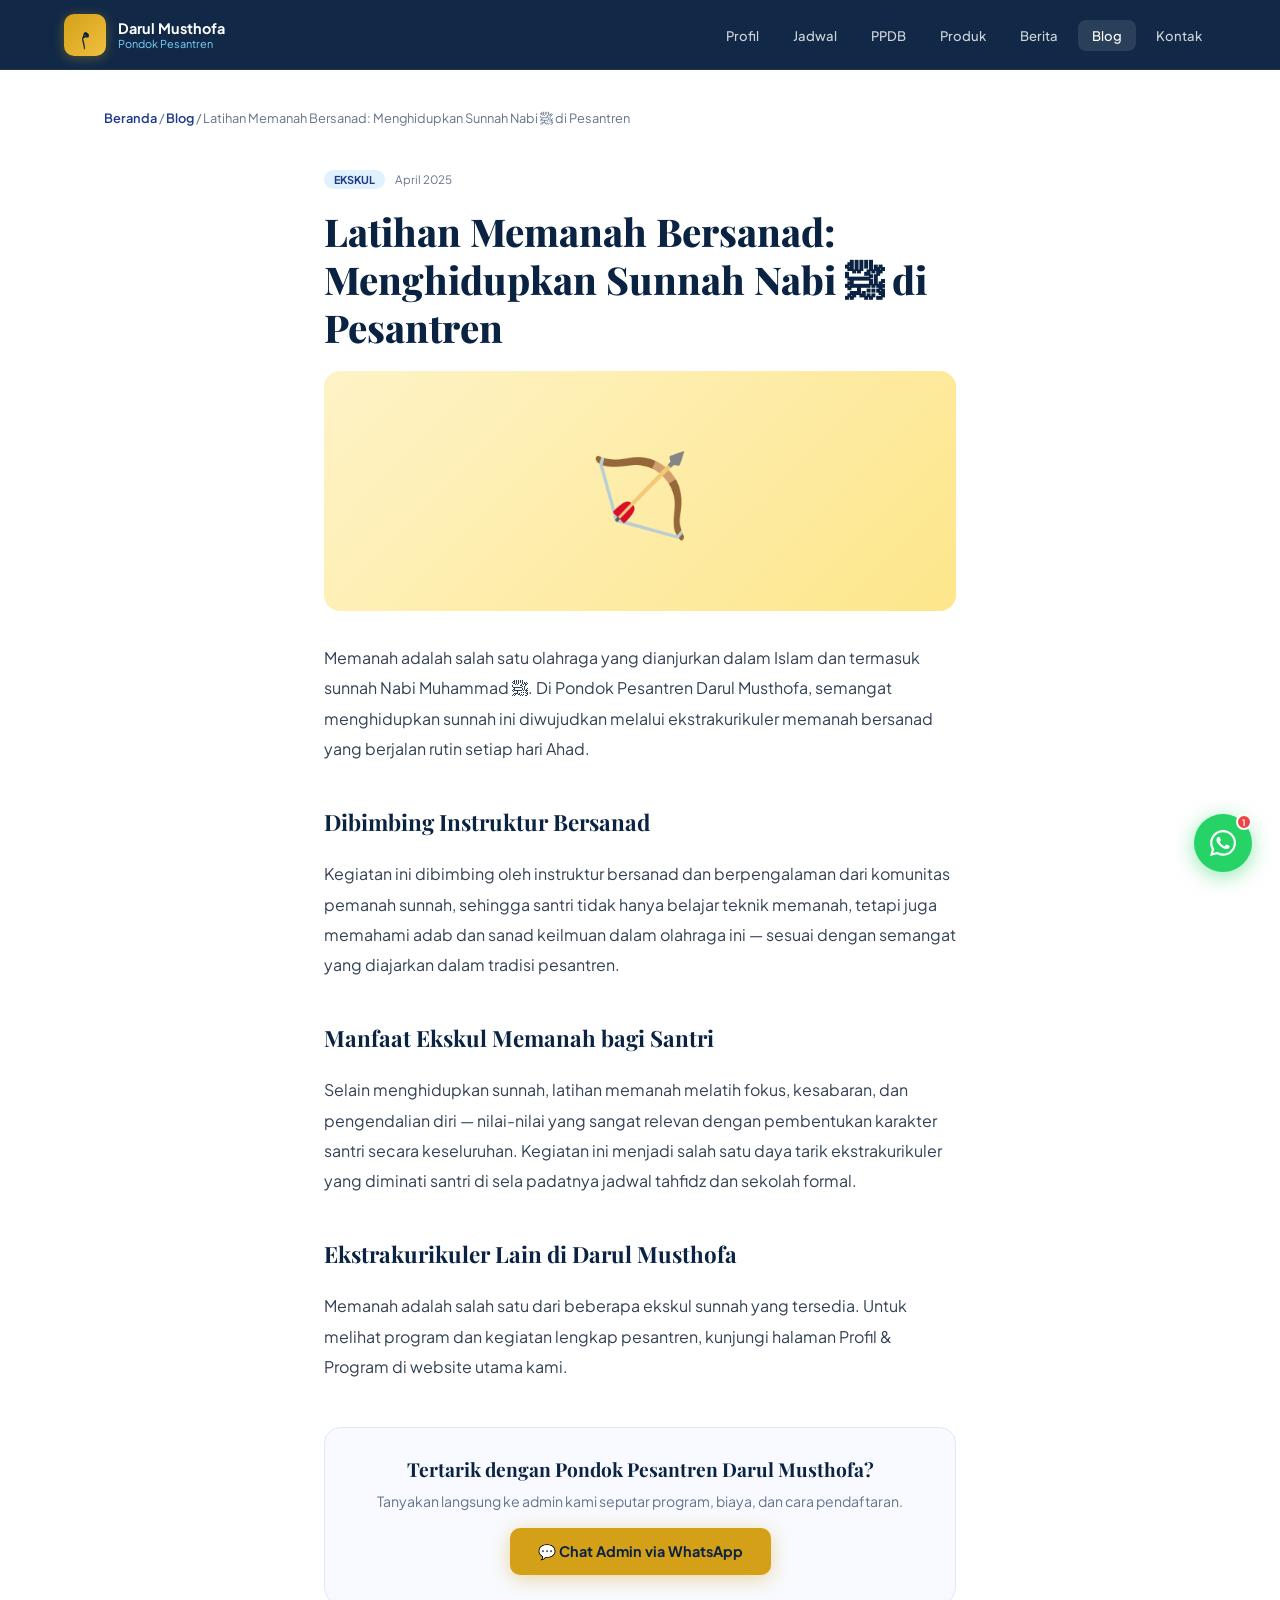
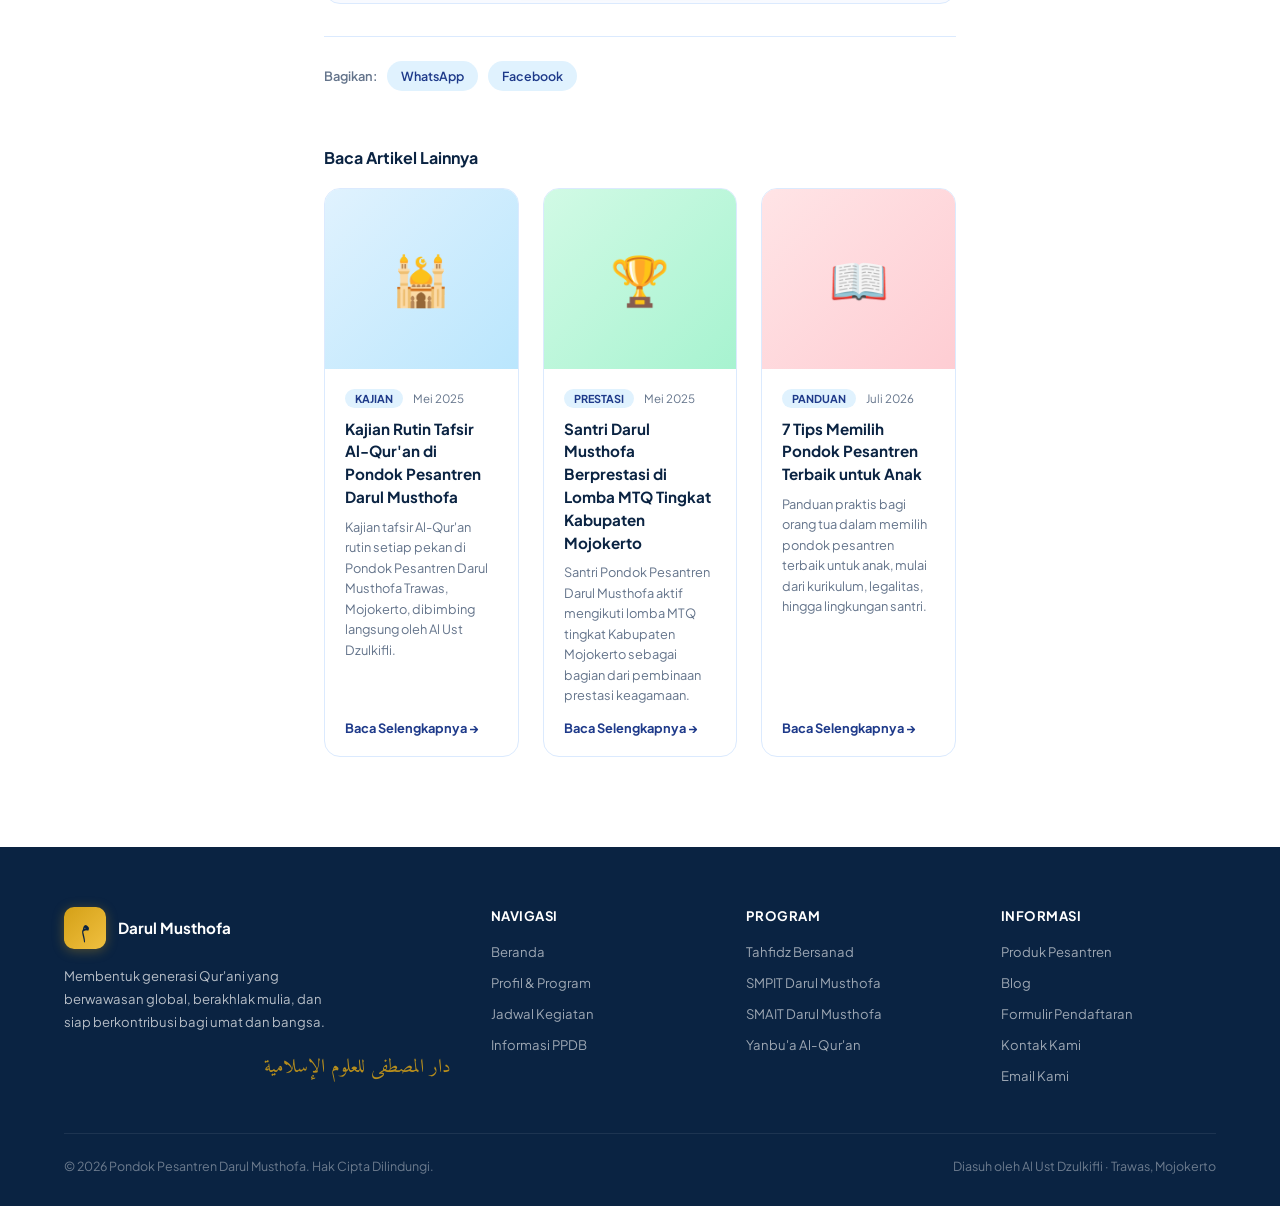
<file: blog/posts/latihan-memanah-sunnah-nabi.html>
<!DOCTYPE html>
<html lang="id">
<head>
  <meta charset="UTF-8" />
  <meta name="viewport" content="width=device-width, initial-scale=1.0" />
  <title>Latihan Memanah Bersanad: Menghidupkan Sunnah Nabi ﷺ di Pesantren | Blog Pondok Pesantren Darul Musthofa</title>
  <meta name="description" content="Ekstrakurikuler memanah bersanad di Pondok Pesantren Darul Musthofa rutin dilaksanakan setiap Ahad, dibimbing instruktur bersanad dan berpengalaman." />
  <link rel="canonical" href="https://ponpesdalfa.com/blog/posts/latihan-memanah-sunnah-nabi.html" />
  <meta property="og:type" content="article" />
  <meta property="og:title" content="Latihan Memanah Bersanad: Menghidupkan Sunnah Nabi ﷺ di Pesantren" />
  <meta property="og:description" content="Ekstrakurikuler memanah bersanad di Pondok Pesantren Darul Musthofa rutin dilaksanakan setiap Ahad, dibimbing instruktur bersanad dan berpengalaman." />
  <meta property="og:url" content="https://ponpesdalfa.com/blog/posts/latihan-memanah-sunnah-nabi.html" />
  <meta property="og:locale" content="id_ID" />
  <meta property="og:site_name" content="Pondok Pesantren Darul Musthofa" />
  <meta name="twitter:card" content="summary" />
  <meta name="twitter:title" content="Latihan Memanah Bersanad: Menghidupkan Sunnah Nabi ﷺ di Pesantren" />
  <meta name="twitter:description" content="Ekstrakurikuler memanah bersanad di Pondok Pesantren Darul Musthofa rutin dilaksanakan setiap Ahad, dibimbing instruktur bersanad dan berpengalaman." />
  <link rel="preconnect" href="https://fonts.googleapis.com" />
  <link rel="preconnect" href="https://fonts.gstatic.com" crossorigin />
  <link href="https://fonts.googleapis.com/css2?family=Playfair+Display:wght@500;700;900&family=Plus+Jakarta+Sans:wght@300;400;500;600;700&family=Amiri:wght@400;700&display=swap" rel="stylesheet" />
  <link rel="stylesheet" href="../assets/blog.css" />
  <script type="application/ld+json">
  {
    "@context": "https://schema.org",
    "@type": "BlogPosting",
    "mainEntityOfPage": {"@type": "WebPage", "@id": "https://ponpesdalfa.com/blog/posts/latihan-memanah-sunnah-nabi.html"},
    "headline": "Latihan Memanah Bersanad: Menghidupkan Sunnah Nabi ﷺ di Pesantren",
    "description": "Ekstrakurikuler memanah bersanad di Pondok Pesantren Darul Musthofa rutin dilaksanakan setiap Ahad, dibimbing instruktur bersanad dan berpengalaman.",
    "datePublished": "2025-04-14",
    "dateModified": "2025-04-14",
    "author": {"@type": "Organization", "name": "Pondok Pesantren Darul Musthofa"},
    "publisher": {
      "@type": "Organization",
      "name": "Pondok Pesantren Darul Musthofa",
      "logo": {"@type": "ImageObject", "url": "https://ponpesdalfa.com/favicon.png"}
    },
    "inLanguage": "id"
  }
  </script>
  <script type="application/ld+json">
  {
    "@context": "https://schema.org",
    "@type": "BreadcrumbList",
    "itemListElement": [
      {"@type": "ListItem", "position": 1, "name": "Beranda", "item": "https://ponpesdalfa.com/"},
      {"@type": "ListItem", "position": 2, "name": "Blog", "item": "https://ponpesdalfa.com/blog/"},
      {"@type": "ListItem", "position": 3, "name": "Latihan Memanah Bersanad: Menghidupkan Sunnah Nabi ﷺ di Pesantren", "item": "https://ponpesdalfa.com/blog/posts/latihan-memanah-sunnah-nabi.html"}
    ]
  }
  </script>
</head>
<body>

<!-- NAVBAR -->
<nav id="navbar">
  <a href="https://ponpesdalfa.com/" class="nav-brand">
    <div class="nav-logo">م</div>
    <div class="nav-title">
      <strong>Darul Musthofa</strong>
      <span>Pondok Pesantren</span>
    </div>
  </a>
  <ul class="nav-links">
    <li><a href="https://ponpesdalfa.com/#profil">Profil</a></li>
    <li><a href="https://ponpesdalfa.com/#jadwal">Jadwal</a></li>
    <li><a href="https://ponpesdalfa.com/#ppdb">PPDB</a></li>
    <li><a href="https://ponpesdalfa.com/#produk">Produk</a></li>
    <li><a href="https://ponpesdalfa.com/#berita">Berita</a></li>
    <li><a href="https://ponpesdalfa.com/blog/" class="active">Blog</a></li>
    <li><a href="https://ponpesdalfa.com/#kontak">Kontak</a></li>
  </ul>
  <button class="hamburger" id="hamburger" aria-label="Menu">
    <span></span><span></span><span></span>
  </button>
</nav>
<div class="mobile-nav" id="mobile-nav">
  <a href="https://ponpesdalfa.com/#profil" onclick="closeMobileNav()">Profil &amp; Program</a>
  <a href="https://ponpesdalfa.com/#jadwal" onclick="closeMobileNav()">Jadwal Kegiatan</a>
  <a href="https://ponpesdalfa.com/#ppdb" onclick="closeMobileNav()">Informasi PPDB</a>
  <a href="https://ponpesdalfa.com/#produk" onclick="closeMobileNav()">Produk Pesantren</a>
  <a href="https://ponpesdalfa.com/#berita" onclick="closeMobileNav()">Berita &amp; Kegiatan</a>
  <a href="https://ponpesdalfa.com/blog/" onclick="closeMobileNav()">Blog</a>
  <a href="https://ponpesdalfa.com/#kontak" onclick="closeMobileNav()">Kontak &amp; Lokasi</a>
</div>

<div class="breadcrumb"><a href="https://ponpesdalfa.com/">Beranda</a> / <a href="https://ponpesdalfa.com/blog/">Blog</a> / Latihan Memanah Bersanad: Menghidupkan Sunnah Nabi ﷺ di Pesantren</div>

<article class="article-wrap">
  <div class="article-meta animate-on-scroll">
    <span class="berita-tag">Ekskul</span>
    <span class="berita-date">April 2025</span>
  </div>
  <h1 class="article-title animate-on-scroll">Latihan Memanah Bersanad: Menghidupkan Sunnah Nabi ﷺ di Pesantren</h1>
  <div class="article-banner bg3 animate-on-scroll">🏹</div>
  <div class="article-body animate-on-scroll">
        <p>Memanah adalah salah satu olahraga yang dianjurkan dalam Islam dan termasuk sunnah Nabi Muhammad ﷺ. Di Pondok Pesantren Darul Musthofa, semangat menghidupkan sunnah ini diwujudkan melalui ekstrakurikuler memanah bersanad yang berjalan rutin setiap hari Ahad.</p>
        <h2>Dibimbing Instruktur Bersanad</h2>
        <p>Kegiatan ini dibimbing oleh instruktur bersanad dan berpengalaman dari komunitas pemanah sunnah, sehingga santri tidak hanya belajar teknik memanah, tetapi juga memahami adab dan sanad keilmuan dalam olahraga ini — sesuai dengan semangat yang diajarkan dalam tradisi pesantren.</p>
        <h2>Manfaat Ekskul Memanah bagi Santri</h2>
        <p>Selain menghidupkan sunnah, latihan memanah melatih fokus, kesabaran, dan pengendalian diri — nilai-nilai yang sangat relevan dengan pembentukan karakter santri secara keseluruhan. Kegiatan ini menjadi salah satu daya tarik ekstrakurikuler yang diminati santri di sela padatnya jadwal tahfidz dan sekolah formal.</p>
        <h2>Ekstrakurikuler Lain di Darul Musthofa</h2>
        <p>Memanah adalah salah satu dari beberapa ekskul sunnah yang tersedia. Untuk melihat program dan kegiatan lengkap pesantren, kunjungi halaman Profil &amp; Program di website utama kami.</p>
  </div>

  <div class="article-cta animate-on-scroll">
    <h3>Tertarik dengan Pondok Pesantren Darul Musthofa?</h3>
    <p>Tanyakan langsung ke admin kami seputar program, biaya, dan cara pendaftaran.</p>
    <a href="https://wa.me/6285706464267?text=Assalamu%27alaikum%2C%20saya%20baca%20artikel%20%22Latihan%20Memanah%20Bersanad%3A%20Menghidupkan%20Sunnah%20Nabi%20%EF%B7%BA%20di%20Pesantren%22%20di%20blog%20dan%20ingin%20tanya%20lebih%20lanjut." target="_blank" class="btn-primary">💬 Chat Admin via WhatsApp</a>
  </div>

  <div class="article-share">
    <span>Bagikan:</span>
    <a class="share-btn" target="_blank" href="https://wa.me/?text=Latihan%20Memanah%20Bersanad:%20Menghidupkan%20Sunnah%20Nabi%20ﷺ%20di%20Pesantren%20-%20https://ponpesdalfa.com/blog/posts/latihan-memanah-sunnah-nabi.html">WhatsApp</a>
    <a class="share-btn" target="_blank" href="https://www.facebook.com/sharer/sharer.php?u=https://ponpesdalfa.com/blog/posts/latihan-memanah-sunnah-nabi.html">Facebook</a>
  </div>

  <h2 class="related-title">Baca Artikel Lainnya</h2>
  <div class="berita-grid" id="related-grid"></div>
</article>

<!-- FOOTER -->
<footer>
  <div class="footer-grid">
    <div class="footer-brand">
      <div class="footer-logo"><div class="nav-logo">م</div><strong>Darul Musthofa</strong></div>
      <p>Membentuk generasi Qur'ani yang berwawasan global, berakhlak mulia, dan siap berkontribusi bagi umat dan bangsa.</p>
      <div class="footer-arabic">دار المصطفى للعلوم الإسلامية</div>
    </div>
    <div class="footer-col">
      <h4>Navigasi</h4>
      <ul>
        <li><a href="https://ponpesdalfa.com/#hero">Beranda</a></li>
        <li><a href="https://ponpesdalfa.com/#profil">Profil &amp; Program</a></li>
        <li><a href="https://ponpesdalfa.com/#jadwal">Jadwal Kegiatan</a></li>
        <li><a href="https://ponpesdalfa.com/#ppdb">Informasi PPDB</a></li>
      </ul>
    </div>
    <div class="footer-col">
      <h4>Program</h4>
      <ul>
        <li><a href="https://ponpesdalfa.com/#profil">Tahfidz Bersanad</a></li>
        <li><a href="https://ponpesdalfa.com/#profil">SMPIT Darul Musthofa</a></li>
        <li><a href="https://ponpesdalfa.com/#profil">SMAIT Darul Musthofa</a></li>
        <li><a href="https://ponpesdalfa.com/#profil">Yanbu'a Al-Qur'an</a></li>
      </ul>
    </div>
    <div class="footer-col">
      <h4>Informasi</h4>
      <ul>
        <li><a href="https://ponpesdalfa.com/#produk">Produk Pesantren</a></li>
        <li><a href="https://ponpesdalfa.com/blog/">Blog</a></li>
        <li><a href="https://ponpesdalfa.com/#form-minat">Formulir Pendaftaran</a></li>
        <li><a href="https://ponpesdalfa.com/#kontak">Kontak Kami</a></li>
        <li><a href="mailto:darulmusthofatrawas@gmail.com">Email Kami</a></li>
      </ul>
    </div>
  </div>
  <div class="footer-bottom">
    <span>© 2026 Pondok Pesantren Darul Musthofa. Hak Cipta Dilindungi.</span>
    <span>Diasuh oleh Al Ust Dzulkifli · Trawas, Mojokerto</span>
  </div>
</footer>

<!-- WA FLOATING -->
<div class="wa-widget">
  <div class="wa-bubble" id="wa-bubble">
    <strong>Halo! Ada yang bisa kami bantu? 👋</strong>
    Tanya seputar pendaftaran atau program pesantren kami.
  </div>
  <div style="position:relative;display:inline-block">
    <button class="wa-btn" onclick="openWA()" aria-label="Chat WhatsApp">
      <svg width="26" height="26" viewBox="0 0 24 24" fill="currentColor"><path d="M17.472 14.382c-.297-.149-1.758-.867-2.03-.967-.273-.099-.471-.148-.67.15-.197.297-.767.966-.94 1.164-.173.199-.347.223-.644.075-.297-.15-1.255-.463-2.39-1.475-.883-.788-1.48-1.761-1.653-2.059-.173-.297-.018-.458.13-.606.134-.133.298-.347.446-.52.149-.174.198-.298.298-.497.099-.198.05-.371-.025-.52-.075-.149-.669-1.612-.916-2.207-.242-.579-.487-.5-.669-.51-.173-.008-.371-.01-.57-.01-.198 0-.52.074-.792.372-.272.297-1.04 1.016-1.04 2.479 0 1.462 1.065 2.875 1.213 3.074.149.198 2.096 3.2 5.077 4.487.709.306 1.262.489 1.694.625.712.227 1.36.195 1.871.118.571-.085 1.758-.719 2.006-1.413.248-.694.248-1.289.173-1.413-.074-.124-.272-.198-.57-.347m-5.421 7.403h-.004a9.87 9.87 0 01-5.031-1.378l-.361-.214-3.741.982.998-3.648-.235-.374a9.86 9.86 0 01-1.51-5.26c.001-5.45 4.436-9.884 9.888-9.884 2.64 0 5.122 1.03 6.988 2.898a9.825 9.825 0 012.893 6.994c-.003 5.45-4.437 9.884-9.885 9.884m8.413-18.297A11.815 11.815 0 0012.05 0C5.495 0 .16 5.335.157 11.892c0 2.096.547 4.142 1.588 5.945L.057 24l6.305-1.654a11.882 11.882 0 005.683 1.448h.005c6.554 0 11.89-5.335 11.893-11.893a11.821 11.821 0 00-3.48-8.413z"/></svg>
    </button>
    <div class="wa-pulse">1</div>
  </div>
</div>

<div class="toast" id="toast"></div>
<script src="../assets/blog.js"></script>
<script>
  // simple related posts injector (client-side, keeps HTML lean)
  const allPosts = [{"slug": "kajian-rutin-tafsir-al-quran", "title": "Kajian Rutin Tafsir Al-Qur'an di Pondok Pesantren Darul Musthofa", "desc": "Kajian tafsir Al-Qur'an rutin setiap pekan di Pondok Pesantren Darul Musthofa Trawas, Mojokerto, dibimbing langsung oleh Al Ust Dzulkifli.", "tag": "Kajian", "date": "Mei 2025", "emoji": "🕌", "bg": "bg1"}, {"slug": "santri-lomba-mtq-kabupaten", "title": "Santri Darul Musthofa Berprestasi di Lomba MTQ Tingkat Kabupaten Mojokerto", "desc": "Santri Pondok Pesantren Darul Musthofa aktif mengikuti lomba MTQ tingkat Kabupaten Mojokerto sebagai bagian dari pembinaan prestasi keagamaan.", "tag": "Prestasi", "date": "Mei 2025", "emoji": "🏆", "bg": "bg2"}, {"slug": "latihan-memanah-sunnah-nabi", "title": "Latihan Memanah Bersanad: Menghidupkan Sunnah Nabi ﷺ di Pesantren", "desc": "Ekstrakurikuler memanah bersanad di Pondok Pesantren Darul Musthofa rutin dilaksanakan setiap Ahad, dibimbing instruktur bersanad dan berpengalaman.", "tag": "Ekskul", "date": "April 2025", "emoji": "🏹", "bg": "bg3"}, {"slug": "cara-memilih-pondok-pesantren-terbaik", "title": "7 Tips Memilih Pondok Pesantren Terbaik untuk Anak", "desc": "Panduan praktis bagi orang tua dalam memilih pondok pesantren terbaik untuk anak, mulai dari kurikulum, legalitas, hingga lingkungan santri.", "tag": "Panduan", "date": "Juli 2026", "emoji": "📖", "bg": "bg4"}, {"slug": "ppdb-pondok-pesantren-trawas-mojokerto", "title": "Info PPDB Pondok Pesantren di Trawas, Mojokerto: Syarat, Biaya, dan Cara Daftar", "desc": "Info lengkap PPDB Pondok Pesantren Darul Musthofa di Trawas, Mojokerto: alur pendaftaran, program yang tersedia, dan cara menghubungi admin.", "tag": "PPDB", "date": "Juli 2026", "emoji": "🎓", "bg": "bg5"}];
  const current = "latihan-memanah-sunnah-nabi";
  const grid = document.getElementById('related-grid');
  allPosts.filter(x => x.slug !== current).slice(0,3).forEach(x => {
    const a = document.createElement('a');
    a.href = 'https://ponpesdalfa.com/blog/posts/' + x.slug + '.html';
    a.className = 'berita-card';
    a.innerHTML = `<div class="berita-img-ph ${x.bg}">${x.emoji}</div><div class="berita-body"><div class="berita-meta"><span class="berita-tag">${x.tag}</span><span class="berita-date">${x.date}</span></div><h3>${x.title}</h3><p>${x.desc}</p><span class="berita-link">Baca Selengkapnya →</span></div>`;
    grid.appendChild(a);
  });
</script>
</body>
</html>
</file>
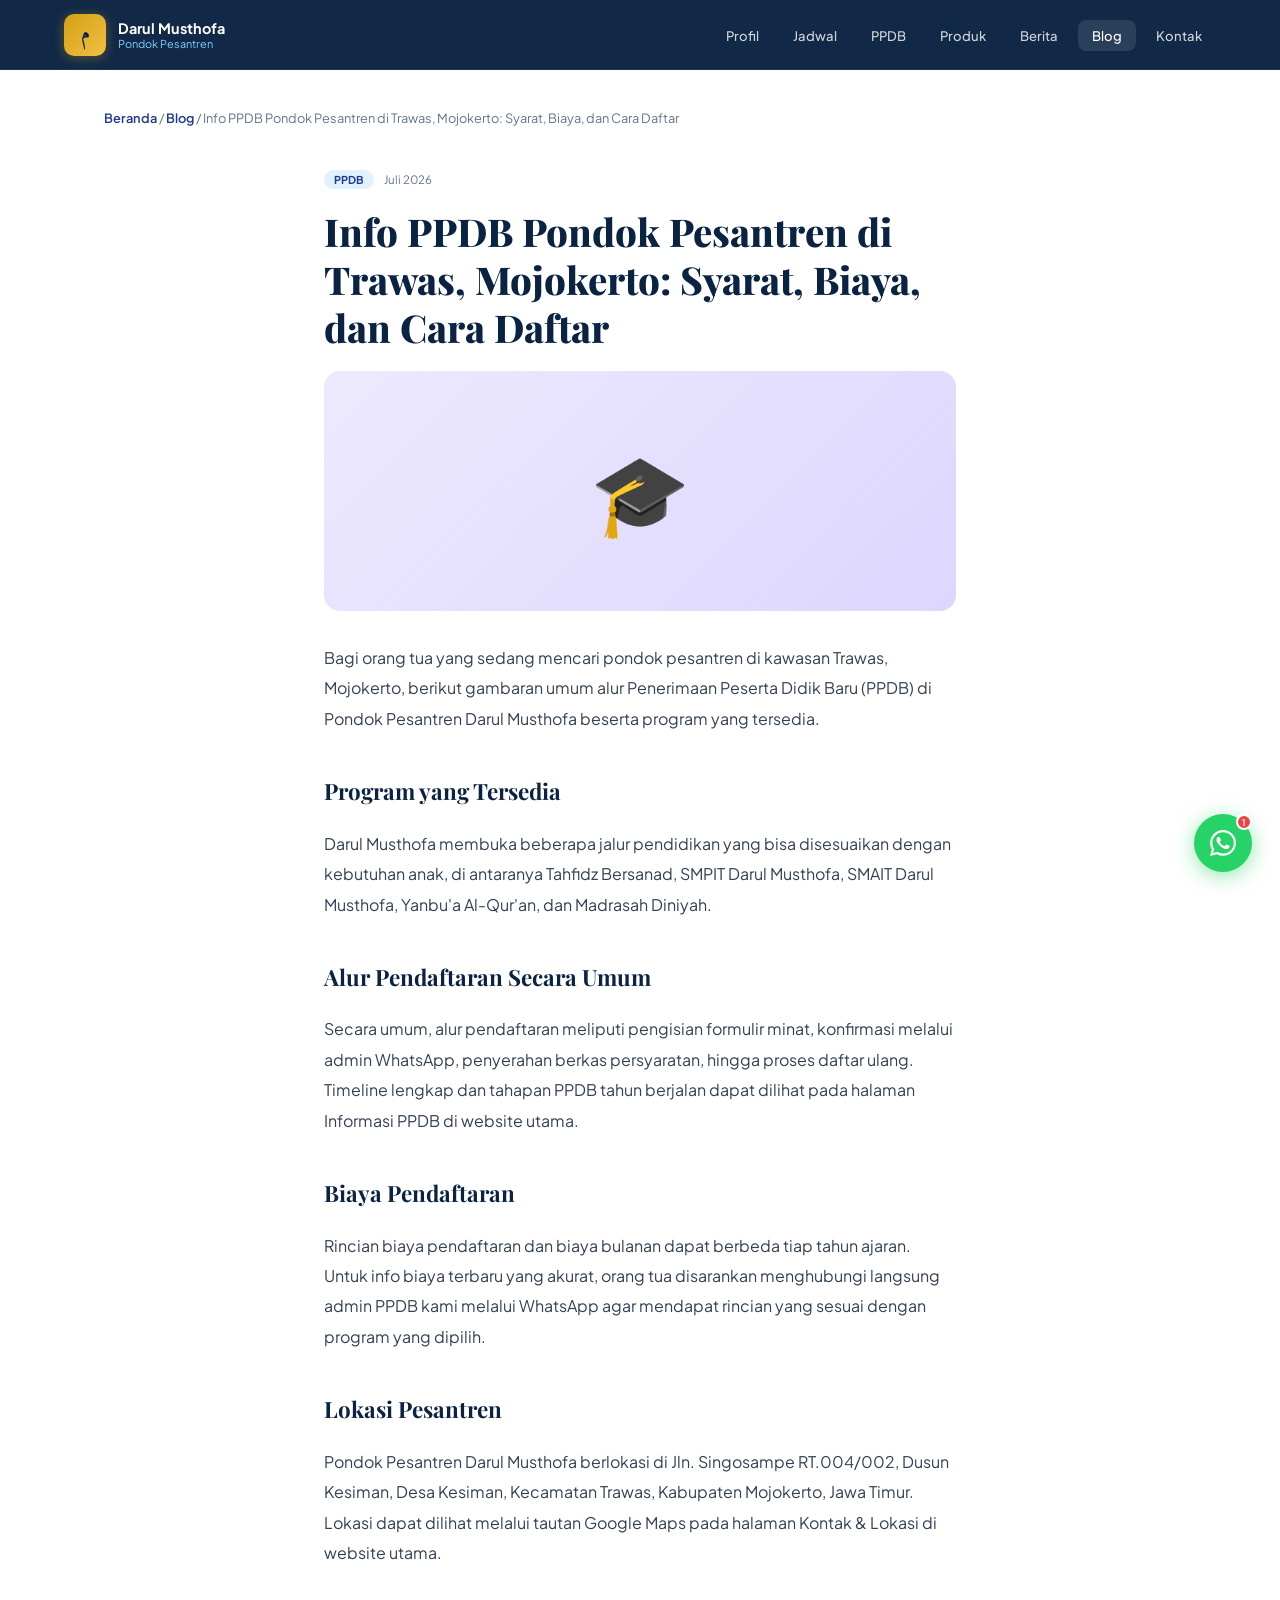
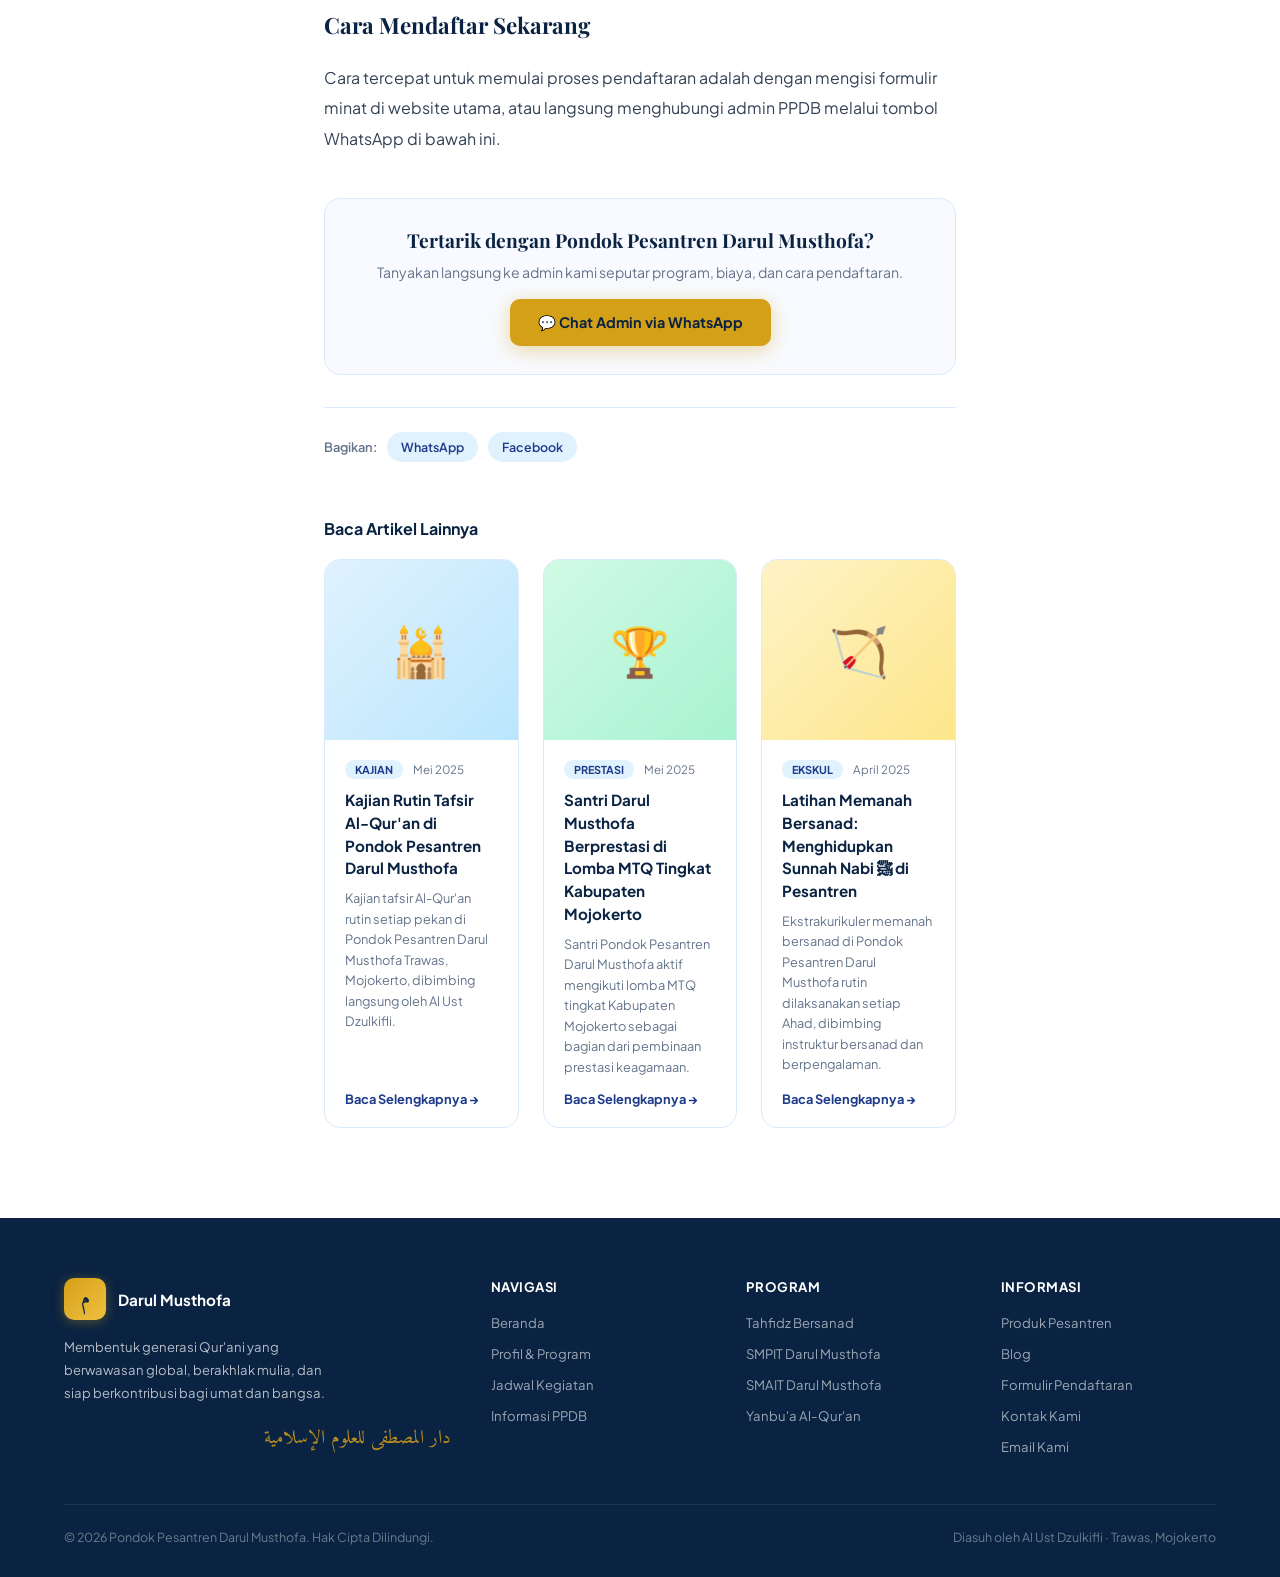
<file: blog/posts/ppdb-pondok-pesantren-trawas-mojokerto.html>
<!DOCTYPE html>
<html lang="id">
<head>
  <meta charset="UTF-8" />
  <meta name="viewport" content="width=device-width, initial-scale=1.0" />
  <title>Info PPDB Pondok Pesantren di Trawas, Mojokerto: Syarat, Biaya, dan Cara Daftar | Blog Pondok Pesantren Darul Musthofa</title>
  <meta name="description" content="Info lengkap PPDB Pondok Pesantren Darul Musthofa di Trawas, Mojokerto: alur pendaftaran, program yang tersedia, dan cara menghubungi admin." />
  <link rel="canonical" href="https://ponpesdalfa.com/blog/posts/ppdb-pondok-pesantren-trawas-mojokerto.html" />
  <meta property="og:type" content="article" />
  <meta property="og:title" content="Info PPDB Pondok Pesantren di Trawas, Mojokerto: Syarat, Biaya, dan Cara Daftar" />
  <meta property="og:description" content="Info lengkap PPDB Pondok Pesantren Darul Musthofa di Trawas, Mojokerto: alur pendaftaran, program yang tersedia, dan cara menghubungi admin." />
  <meta property="og:url" content="https://ponpesdalfa.com/blog/posts/ppdb-pondok-pesantren-trawas-mojokerto.html" />
  <meta property="og:locale" content="id_ID" />
  <meta property="og:site_name" content="Pondok Pesantren Darul Musthofa" />
  <meta name="twitter:card" content="summary" />
  <meta name="twitter:title" content="Info PPDB Pondok Pesantren di Trawas, Mojokerto: Syarat, Biaya, dan Cara Daftar" />
  <meta name="twitter:description" content="Info lengkap PPDB Pondok Pesantren Darul Musthofa di Trawas, Mojokerto: alur pendaftaran, program yang tersedia, dan cara menghubungi admin." />
  <link rel="preconnect" href="https://fonts.googleapis.com" />
  <link rel="preconnect" href="https://fonts.gstatic.com" crossorigin />
  <link href="https://fonts.googleapis.com/css2?family=Playfair+Display:wght@500;700;900&family=Plus+Jakarta+Sans:wght@300;400;500;600;700&family=Amiri:wght@400;700&display=swap" rel="stylesheet" />
  <link rel="stylesheet" href="../assets/blog.css" />
  <script type="application/ld+json">
  {
    "@context": "https://schema.org",
    "@type": "BlogPosting",
    "mainEntityOfPage": {"@type": "WebPage", "@id": "https://ponpesdalfa.com/blog/posts/ppdb-pondok-pesantren-trawas-mojokerto.html"},
    "headline": "Info PPDB Pondok Pesantren di Trawas, Mojokerto: Syarat, Biaya, dan Cara Daftar",
    "description": "Info lengkap PPDB Pondok Pesantren Darul Musthofa di Trawas, Mojokerto: alur pendaftaran, program yang tersedia, dan cara menghubungi admin.",
    "datePublished": "2026-07-05",
    "dateModified": "2026-07-05",
    "author": {"@type": "Organization", "name": "Pondok Pesantren Darul Musthofa"},
    "publisher": {
      "@type": "Organization",
      "name": "Pondok Pesantren Darul Musthofa",
      "logo": {"@type": "ImageObject", "url": "https://ponpesdalfa.com/favicon.png"}
    },
    "inLanguage": "id"
  }
  </script>
  <script type="application/ld+json">
  {
    "@context": "https://schema.org",
    "@type": "BreadcrumbList",
    "itemListElement": [
      {"@type": "ListItem", "position": 1, "name": "Beranda", "item": "https://ponpesdalfa.com/"},
      {"@type": "ListItem", "position": 2, "name": "Blog", "item": "https://ponpesdalfa.com/blog/"},
      {"@type": "ListItem", "position": 3, "name": "Info PPDB Pondok Pesantren di Trawas, Mojokerto: Syarat, Biaya, dan Cara Daftar", "item": "https://ponpesdalfa.com/blog/posts/ppdb-pondok-pesantren-trawas-mojokerto.html"}
    ]
  }
  </script>
</head>
<body>

<!-- NAVBAR -->
<nav id="navbar">
  <a href="https://ponpesdalfa.com/" class="nav-brand">
    <div class="nav-logo">م</div>
    <div class="nav-title">
      <strong>Darul Musthofa</strong>
      <span>Pondok Pesantren</span>
    </div>
  </a>
  <ul class="nav-links">
    <li><a href="https://ponpesdalfa.com/#profil">Profil</a></li>
    <li><a href="https://ponpesdalfa.com/#jadwal">Jadwal</a></li>
    <li><a href="https://ponpesdalfa.com/#ppdb">PPDB</a></li>
    <li><a href="https://ponpesdalfa.com/#produk">Produk</a></li>
    <li><a href="https://ponpesdalfa.com/#berita">Berita</a></li>
    <li><a href="https://ponpesdalfa.com/blog/" class="active">Blog</a></li>
    <li><a href="https://ponpesdalfa.com/#kontak">Kontak</a></li>
  </ul>
  <button class="hamburger" id="hamburger" aria-label="Menu">
    <span></span><span></span><span></span>
  </button>
</nav>
<div class="mobile-nav" id="mobile-nav">
  <a href="https://ponpesdalfa.com/#profil" onclick="closeMobileNav()">Profil &amp; Program</a>
  <a href="https://ponpesdalfa.com/#jadwal" onclick="closeMobileNav()">Jadwal Kegiatan</a>
  <a href="https://ponpesdalfa.com/#ppdb" onclick="closeMobileNav()">Informasi PPDB</a>
  <a href="https://ponpesdalfa.com/#produk" onclick="closeMobileNav()">Produk Pesantren</a>
  <a href="https://ponpesdalfa.com/#berita" onclick="closeMobileNav()">Berita &amp; Kegiatan</a>
  <a href="https://ponpesdalfa.com/blog/" onclick="closeMobileNav()">Blog</a>
  <a href="https://ponpesdalfa.com/#kontak" onclick="closeMobileNav()">Kontak &amp; Lokasi</a>
</div>

<div class="breadcrumb"><a href="https://ponpesdalfa.com/">Beranda</a> / <a href="https://ponpesdalfa.com/blog/">Blog</a> / Info PPDB Pondok Pesantren di Trawas, Mojokerto: Syarat, Biaya, dan Cara Daftar</div>

<article class="article-wrap">
  <div class="article-meta animate-on-scroll">
    <span class="berita-tag">PPDB</span>
    <span class="berita-date">Juli 2026</span>
  </div>
  <h1 class="article-title animate-on-scroll">Info PPDB Pondok Pesantren di Trawas, Mojokerto: Syarat, Biaya, dan Cara Daftar</h1>
  <div class="article-banner bg5 animate-on-scroll">🎓</div>
  <div class="article-body animate-on-scroll">
        <p>Bagi orang tua yang sedang mencari pondok pesantren di kawasan Trawas, Mojokerto, berikut gambaran umum alur Penerimaan Peserta Didik Baru (PPDB) di Pondok Pesantren Darul Musthofa beserta program yang tersedia.</p>
        <h2>Program yang Tersedia</h2>
        <p>Darul Musthofa membuka beberapa jalur pendidikan yang bisa disesuaikan dengan kebutuhan anak, di antaranya Tahfidz Bersanad, SMPIT Darul Musthofa, SMAIT Darul Musthofa, Yanbu'a Al-Qur'an, dan Madrasah Diniyah.</p>
        <h2>Alur Pendaftaran Secara Umum</h2>
        <p>Secara umum, alur pendaftaran meliputi pengisian formulir minat, konfirmasi melalui admin WhatsApp, penyerahan berkas persyaratan, hingga proses daftar ulang. Timeline lengkap dan tahapan PPDB tahun berjalan dapat dilihat pada halaman Informasi PPDB di website utama.</p>
        <h2>Biaya Pendaftaran</h2>
        <p>Rincian biaya pendaftaran dan biaya bulanan dapat berbeda tiap tahun ajaran. Untuk info biaya terbaru yang akurat, orang tua disarankan menghubungi langsung admin PPDB kami melalui WhatsApp agar mendapat rincian yang sesuai dengan program yang dipilih.</p>
        <h2>Lokasi Pesantren</h2>
        <p>Pondok Pesantren Darul Musthofa berlokasi di Jln. Singosampe RT.004/002, Dusun Kesiman, Desa Kesiman, Kecamatan Trawas, Kabupaten Mojokerto, Jawa Timur. Lokasi dapat dilihat melalui tautan Google Maps pada halaman Kontak &amp; Lokasi di website utama.</p>
        <h2>Cara Mendaftar Sekarang</h2>
        <p>Cara tercepat untuk memulai proses pendaftaran adalah dengan mengisi formulir minat di website utama, atau langsung menghubungi admin PPDB melalui tombol WhatsApp di bawah ini.</p>
  </div>

  <div class="article-cta animate-on-scroll">
    <h3>Tertarik dengan Pondok Pesantren Darul Musthofa?</h3>
    <p>Tanyakan langsung ke admin kami seputar program, biaya, dan cara pendaftaran.</p>
    <a href="https://wa.me/6285706464267?text=Assalamu%27alaikum%2C%20saya%20baca%20artikel%20%22Info%20PPDB%20Pondok%20Pesantren%20di%20Trawas%2C%20Mojokerto%3A%20Syarat%2C%20Biaya%2C%20dan%20Cara%20Daftar%22%20di%20blog%20dan%20ingin%20tanya%20lebih%20lanjut." target="_blank" class="btn-primary">💬 Chat Admin via WhatsApp</a>
  </div>

  <div class="article-share">
    <span>Bagikan:</span>
    <a class="share-btn" target="_blank" href="https://wa.me/?text=Info%20PPDB%20Pondok%20Pesantren%20di%20Trawas,%20Mojokerto:%20Syarat,%20Biaya,%20dan%20Cara%20Daftar%20-%20https://ponpesdalfa.com/blog/posts/ppdb-pondok-pesantren-trawas-mojokerto.html">WhatsApp</a>
    <a class="share-btn" target="_blank" href="https://www.facebook.com/sharer/sharer.php?u=https://ponpesdalfa.com/blog/posts/ppdb-pondok-pesantren-trawas-mojokerto.html">Facebook</a>
  </div>

  <h2 class="related-title">Baca Artikel Lainnya</h2>
  <div class="berita-grid" id="related-grid"></div>
</article>

<!-- FOOTER -->
<footer>
  <div class="footer-grid">
    <div class="footer-brand">
      <div class="footer-logo"><div class="nav-logo">م</div><strong>Darul Musthofa</strong></div>
      <p>Membentuk generasi Qur'ani yang berwawasan global, berakhlak mulia, dan siap berkontribusi bagi umat dan bangsa.</p>
      <div class="footer-arabic">دار المصطفى للعلوم الإسلامية</div>
    </div>
    <div class="footer-col">
      <h4>Navigasi</h4>
      <ul>
        <li><a href="https://ponpesdalfa.com/#hero">Beranda</a></li>
        <li><a href="https://ponpesdalfa.com/#profil">Profil &amp; Program</a></li>
        <li><a href="https://ponpesdalfa.com/#jadwal">Jadwal Kegiatan</a></li>
        <li><a href="https://ponpesdalfa.com/#ppdb">Informasi PPDB</a></li>
      </ul>
    </div>
    <div class="footer-col">
      <h4>Program</h4>
      <ul>
        <li><a href="https://ponpesdalfa.com/#profil">Tahfidz Bersanad</a></li>
        <li><a href="https://ponpesdalfa.com/#profil">SMPIT Darul Musthofa</a></li>
        <li><a href="https://ponpesdalfa.com/#profil">SMAIT Darul Musthofa</a></li>
        <li><a href="https://ponpesdalfa.com/#profil">Yanbu'a Al-Qur'an</a></li>
      </ul>
    </div>
    <div class="footer-col">
      <h4>Informasi</h4>
      <ul>
        <li><a href="https://ponpesdalfa.com/#produk">Produk Pesantren</a></li>
        <li><a href="https://ponpesdalfa.com/blog/">Blog</a></li>
        <li><a href="https://ponpesdalfa.com/#form-minat">Formulir Pendaftaran</a></li>
        <li><a href="https://ponpesdalfa.com/#kontak">Kontak Kami</a></li>
        <li><a href="mailto:darulmusthofatrawas@gmail.com">Email Kami</a></li>
      </ul>
    </div>
  </div>
  <div class="footer-bottom">
    <span>© 2026 Pondok Pesantren Darul Musthofa. Hak Cipta Dilindungi.</span>
    <span>Diasuh oleh Al Ust Dzulkifli · Trawas, Mojokerto</span>
  </div>
</footer>

<!-- WA FLOATING -->
<div class="wa-widget">
  <div class="wa-bubble" id="wa-bubble">
    <strong>Halo! Ada yang bisa kami bantu? 👋</strong>
    Tanya seputar pendaftaran atau program pesantren kami.
  </div>
  <div style="position:relative;display:inline-block">
    <button class="wa-btn" onclick="openWA()" aria-label="Chat WhatsApp">
      <svg width="26" height="26" viewBox="0 0 24 24" fill="currentColor"><path d="M17.472 14.382c-.297-.149-1.758-.867-2.03-.967-.273-.099-.471-.148-.67.15-.197.297-.767.966-.94 1.164-.173.199-.347.223-.644.075-.297-.15-1.255-.463-2.39-1.475-.883-.788-1.48-1.761-1.653-2.059-.173-.297-.018-.458.13-.606.134-.133.298-.347.446-.52.149-.174.198-.298.298-.497.099-.198.05-.371-.025-.52-.075-.149-.669-1.612-.916-2.207-.242-.579-.487-.5-.669-.51-.173-.008-.371-.01-.57-.01-.198 0-.52.074-.792.372-.272.297-1.04 1.016-1.04 2.479 0 1.462 1.065 2.875 1.213 3.074.149.198 2.096 3.2 5.077 4.487.709.306 1.262.489 1.694.625.712.227 1.36.195 1.871.118.571-.085 1.758-.719 2.006-1.413.248-.694.248-1.289.173-1.413-.074-.124-.272-.198-.57-.347m-5.421 7.403h-.004a9.87 9.87 0 01-5.031-1.378l-.361-.214-3.741.982.998-3.648-.235-.374a9.86 9.86 0 01-1.51-5.26c.001-5.45 4.436-9.884 9.888-9.884 2.64 0 5.122 1.03 6.988 2.898a9.825 9.825 0 012.893 6.994c-.003 5.45-4.437 9.884-9.885 9.884m8.413-18.297A11.815 11.815 0 0012.05 0C5.495 0 .16 5.335.157 11.892c0 2.096.547 4.142 1.588 5.945L.057 24l6.305-1.654a11.882 11.882 0 005.683 1.448h.005c6.554 0 11.89-5.335 11.893-11.893a11.821 11.821 0 00-3.48-8.413z"/></svg>
    </button>
    <div class="wa-pulse">1</div>
  </div>
</div>

<div class="toast" id="toast"></div>
<script src="../assets/blog.js"></script>
<script>
  // simple related posts injector (client-side, keeps HTML lean)
  const allPosts = [{"slug": "kajian-rutin-tafsir-al-quran", "title": "Kajian Rutin Tafsir Al-Qur'an di Pondok Pesantren Darul Musthofa", "desc": "Kajian tafsir Al-Qur'an rutin setiap pekan di Pondok Pesantren Darul Musthofa Trawas, Mojokerto, dibimbing langsung oleh Al Ust Dzulkifli.", "tag": "Kajian", "date": "Mei 2025", "emoji": "🕌", "bg": "bg1"}, {"slug": "santri-lomba-mtq-kabupaten", "title": "Santri Darul Musthofa Berprestasi di Lomba MTQ Tingkat Kabupaten Mojokerto", "desc": "Santri Pondok Pesantren Darul Musthofa aktif mengikuti lomba MTQ tingkat Kabupaten Mojokerto sebagai bagian dari pembinaan prestasi keagamaan.", "tag": "Prestasi", "date": "Mei 2025", "emoji": "🏆", "bg": "bg2"}, {"slug": "latihan-memanah-sunnah-nabi", "title": "Latihan Memanah Bersanad: Menghidupkan Sunnah Nabi ﷺ di Pesantren", "desc": "Ekstrakurikuler memanah bersanad di Pondok Pesantren Darul Musthofa rutin dilaksanakan setiap Ahad, dibimbing instruktur bersanad dan berpengalaman.", "tag": "Ekskul", "date": "April 2025", "emoji": "🏹", "bg": "bg3"}, {"slug": "cara-memilih-pondok-pesantren-terbaik", "title": "7 Tips Memilih Pondok Pesantren Terbaik untuk Anak", "desc": "Panduan praktis bagi orang tua dalam memilih pondok pesantren terbaik untuk anak, mulai dari kurikulum, legalitas, hingga lingkungan santri.", "tag": "Panduan", "date": "Juli 2026", "emoji": "📖", "bg": "bg4"}, {"slug": "ppdb-pondok-pesantren-trawas-mojokerto", "title": "Info PPDB Pondok Pesantren di Trawas, Mojokerto: Syarat, Biaya, dan Cara Daftar", "desc": "Info lengkap PPDB Pondok Pesantren Darul Musthofa di Trawas, Mojokerto: alur pendaftaran, program yang tersedia, dan cara menghubungi admin.", "tag": "PPDB", "date": "Juli 2026", "emoji": "🎓", "bg": "bg5"}];
  const current = "ppdb-pondok-pesantren-trawas-mojokerto";
  const grid = document.getElementById('related-grid');
  allPosts.filter(x => x.slug !== current).slice(0,3).forEach(x => {
    const a = document.createElement('a');
    a.href = 'https://ponpesdalfa.com/blog/posts/' + x.slug + '.html';
    a.className = 'berita-card';
    a.innerHTML = `<div class="berita-img-ph ${x.bg}">${x.emoji}</div><div class="berita-body"><div class="berita-meta"><span class="berita-tag">${x.tag}</span><span class="berita-date">${x.date}</span></div><h3>${x.title}</h3><p>${x.desc}</p><span class="berita-link">Baca Selengkapnya →</span></div>`;
    grid.appendChild(a);
  });
</script>
</body>
</html>
</file>
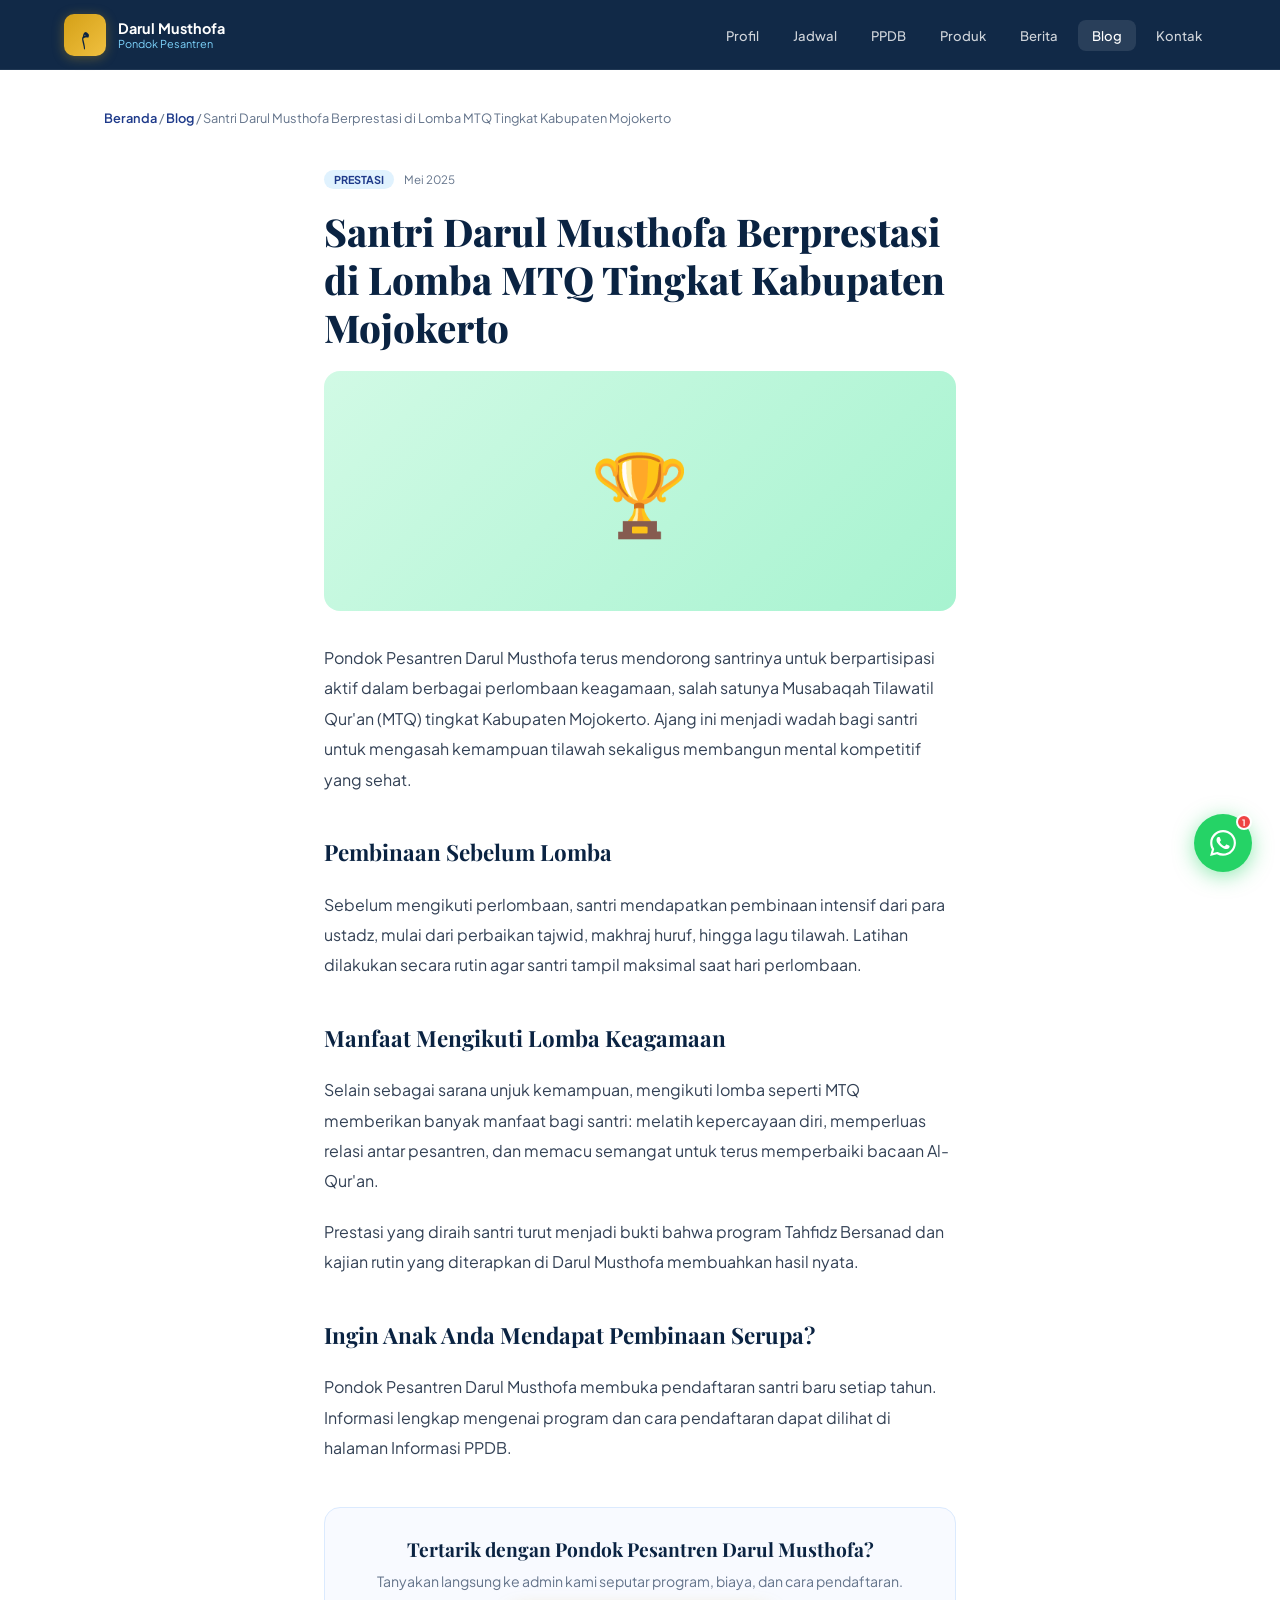
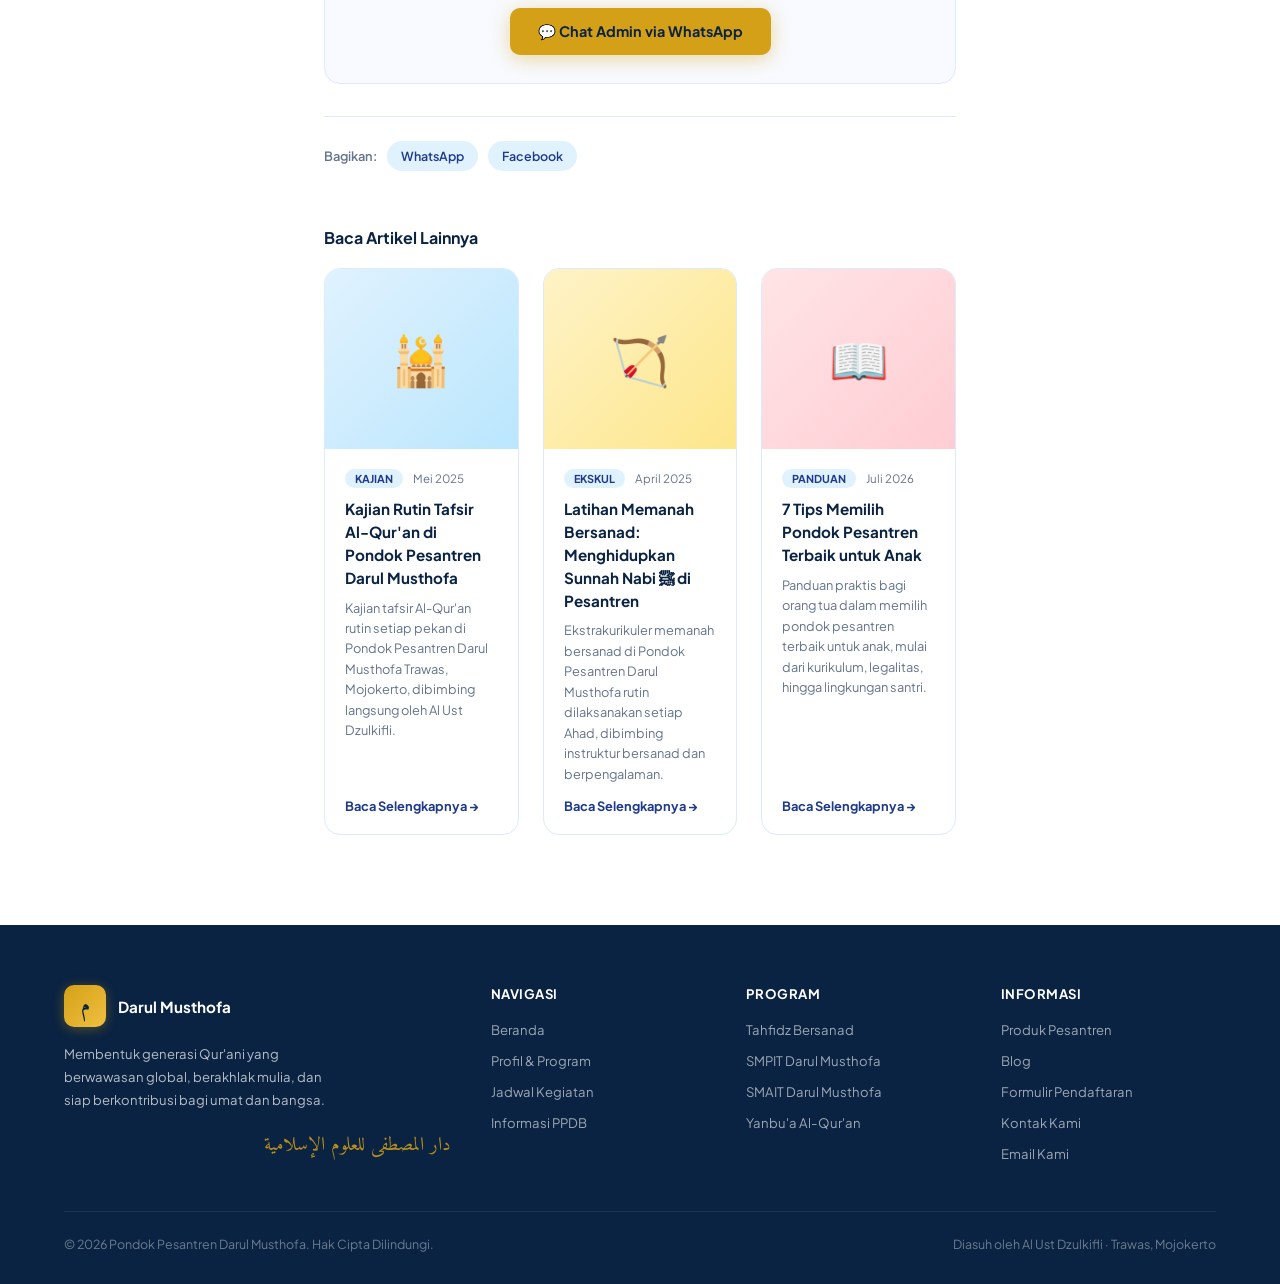
<file: blog/posts/santri-lomba-mtq-kabupaten.html>
<!DOCTYPE html>
<html lang="id">
<head>
  <meta charset="UTF-8" />
  <meta name="viewport" content="width=device-width, initial-scale=1.0" />
  <title>Santri Darul Musthofa Berprestasi di Lomba MTQ Tingkat Kabupaten Mojokerto | Blog Pondok Pesantren Darul Musthofa</title>
  <meta name="description" content="Santri Pondok Pesantren Darul Musthofa aktif mengikuti lomba MTQ tingkat Kabupaten Mojokerto sebagai bagian dari pembinaan prestasi keagamaan." />
  <link rel="canonical" href="https://ponpesdalfa.com/blog/posts/santri-lomba-mtq-kabupaten.html" />
  <meta property="og:type" content="article" />
  <meta property="og:title" content="Santri Darul Musthofa Berprestasi di Lomba MTQ Tingkat Kabupaten Mojokerto" />
  <meta property="og:description" content="Santri Pondok Pesantren Darul Musthofa aktif mengikuti lomba MTQ tingkat Kabupaten Mojokerto sebagai bagian dari pembinaan prestasi keagamaan." />
  <meta property="og:url" content="https://ponpesdalfa.com/blog/posts/santri-lomba-mtq-kabupaten.html" />
  <meta property="og:locale" content="id_ID" />
  <meta property="og:site_name" content="Pondok Pesantren Darul Musthofa" />
  <meta name="twitter:card" content="summary" />
  <meta name="twitter:title" content="Santri Darul Musthofa Berprestasi di Lomba MTQ Tingkat Kabupaten Mojokerto" />
  <meta name="twitter:description" content="Santri Pondok Pesantren Darul Musthofa aktif mengikuti lomba MTQ tingkat Kabupaten Mojokerto sebagai bagian dari pembinaan prestasi keagamaan." />
  <link rel="preconnect" href="https://fonts.googleapis.com" />
  <link rel="preconnect" href="https://fonts.gstatic.com" crossorigin />
  <link href="https://fonts.googleapis.com/css2?family=Playfair+Display:wght@500;700;900&family=Plus+Jakarta+Sans:wght@300;400;500;600;700&family=Amiri:wght@400;700&display=swap" rel="stylesheet" />
  <link rel="stylesheet" href="../assets/blog.css" />
  <script type="application/ld+json">
  {
    "@context": "https://schema.org",
    "@type": "BlogPosting",
    "mainEntityOfPage": {"@type": "WebPage", "@id": "https://ponpesdalfa.com/blog/posts/santri-lomba-mtq-kabupaten.html"},
    "headline": "Santri Darul Musthofa Berprestasi di Lomba MTQ Tingkat Kabupaten Mojokerto",
    "description": "Santri Pondok Pesantren Darul Musthofa aktif mengikuti lomba MTQ tingkat Kabupaten Mojokerto sebagai bagian dari pembinaan prestasi keagamaan.",
    "datePublished": "2025-05-12",
    "dateModified": "2025-05-12",
    "author": {"@type": "Organization", "name": "Pondok Pesantren Darul Musthofa"},
    "publisher": {
      "@type": "Organization",
      "name": "Pondok Pesantren Darul Musthofa",
      "logo": {"@type": "ImageObject", "url": "https://ponpesdalfa.com/favicon.png"}
    },
    "inLanguage": "id"
  }
  </script>
  <script type="application/ld+json">
  {
    "@context": "https://schema.org",
    "@type": "BreadcrumbList",
    "itemListElement": [
      {"@type": "ListItem", "position": 1, "name": "Beranda", "item": "https://ponpesdalfa.com/"},
      {"@type": "ListItem", "position": 2, "name": "Blog", "item": "https://ponpesdalfa.com/blog/"},
      {"@type": "ListItem", "position": 3, "name": "Santri Darul Musthofa Berprestasi di Lomba MTQ Tingkat Kabupaten Mojokerto", "item": "https://ponpesdalfa.com/blog/posts/santri-lomba-mtq-kabupaten.html"}
    ]
  }
  </script>
</head>
<body>

<!-- NAVBAR -->
<nav id="navbar">
  <a href="https://ponpesdalfa.com/" class="nav-brand">
    <div class="nav-logo">م</div>
    <div class="nav-title">
      <strong>Darul Musthofa</strong>
      <span>Pondok Pesantren</span>
    </div>
  </a>
  <ul class="nav-links">
    <li><a href="https://ponpesdalfa.com/#profil">Profil</a></li>
    <li><a href="https://ponpesdalfa.com/#jadwal">Jadwal</a></li>
    <li><a href="https://ponpesdalfa.com/#ppdb">PPDB</a></li>
    <li><a href="https://ponpesdalfa.com/#produk">Produk</a></li>
    <li><a href="https://ponpesdalfa.com/#berita">Berita</a></li>
    <li><a href="https://ponpesdalfa.com/blog/" class="active">Blog</a></li>
    <li><a href="https://ponpesdalfa.com/#kontak">Kontak</a></li>
  </ul>
  <button class="hamburger" id="hamburger" aria-label="Menu">
    <span></span><span></span><span></span>
  </button>
</nav>
<div class="mobile-nav" id="mobile-nav">
  <a href="https://ponpesdalfa.com/#profil" onclick="closeMobileNav()">Profil &amp; Program</a>
  <a href="https://ponpesdalfa.com/#jadwal" onclick="closeMobileNav()">Jadwal Kegiatan</a>
  <a href="https://ponpesdalfa.com/#ppdb" onclick="closeMobileNav()">Informasi PPDB</a>
  <a href="https://ponpesdalfa.com/#produk" onclick="closeMobileNav()">Produk Pesantren</a>
  <a href="https://ponpesdalfa.com/#berita" onclick="closeMobileNav()">Berita &amp; Kegiatan</a>
  <a href="https://ponpesdalfa.com/blog/" onclick="closeMobileNav()">Blog</a>
  <a href="https://ponpesdalfa.com/#kontak" onclick="closeMobileNav()">Kontak &amp; Lokasi</a>
</div>

<div class="breadcrumb"><a href="https://ponpesdalfa.com/">Beranda</a> / <a href="https://ponpesdalfa.com/blog/">Blog</a> / Santri Darul Musthofa Berprestasi di Lomba MTQ Tingkat Kabupaten Mojokerto</div>

<article class="article-wrap">
  <div class="article-meta animate-on-scroll">
    <span class="berita-tag">Prestasi</span>
    <span class="berita-date">Mei 2025</span>
  </div>
  <h1 class="article-title animate-on-scroll">Santri Darul Musthofa Berprestasi di Lomba MTQ Tingkat Kabupaten Mojokerto</h1>
  <div class="article-banner bg2 animate-on-scroll">🏆</div>
  <div class="article-body animate-on-scroll">
        <p>Pondok Pesantren Darul Musthofa terus mendorong santrinya untuk berpartisipasi aktif dalam berbagai perlombaan keagamaan, salah satunya Musabaqah Tilawatil Qur'an (MTQ) tingkat Kabupaten Mojokerto. Ajang ini menjadi wadah bagi santri untuk mengasah kemampuan tilawah sekaligus membangun mental kompetitif yang sehat.</p>
        <h2>Pembinaan Sebelum Lomba</h2>
        <p>Sebelum mengikuti perlombaan, santri mendapatkan pembinaan intensif dari para ustadz, mulai dari perbaikan tajwid, makhraj huruf, hingga lagu tilawah. Latihan dilakukan secara rutin agar santri tampil maksimal saat hari perlombaan.</p>
        <h2>Manfaat Mengikuti Lomba Keagamaan</h2>
        <p>Selain sebagai sarana unjuk kemampuan, mengikuti lomba seperti MTQ memberikan banyak manfaat bagi santri: melatih kepercayaan diri, memperluas relasi antar pesantren, dan memacu semangat untuk terus memperbaiki bacaan Al-Qur'an.</p>
        <p>Prestasi yang diraih santri turut menjadi bukti bahwa program Tahfidz Bersanad dan kajian rutin yang diterapkan di Darul Musthofa membuahkan hasil nyata.</p>
        <h2>Ingin Anak Anda Mendapat Pembinaan Serupa?</h2>
        <p>Pondok Pesantren Darul Musthofa membuka pendaftaran santri baru setiap tahun. Informasi lengkap mengenai program dan cara pendaftaran dapat dilihat di halaman Informasi PPDB.</p>
  </div>

  <div class="article-cta animate-on-scroll">
    <h3>Tertarik dengan Pondok Pesantren Darul Musthofa?</h3>
    <p>Tanyakan langsung ke admin kami seputar program, biaya, dan cara pendaftaran.</p>
    <a href="https://wa.me/6285706464267?text=Assalamu%27alaikum%2C%20saya%20baca%20artikel%20%22Santri%20Darul%20Musthofa%20Berprestasi%20di%20Lomba%20MTQ%20Tingkat%20Kabupaten%20Mojokerto%22%20di%20blog%20dan%20ingin%20tanya%20lebih%20lanjut." target="_blank" class="btn-primary">💬 Chat Admin via WhatsApp</a>
  </div>

  <div class="article-share">
    <span>Bagikan:</span>
    <a class="share-btn" target="_blank" href="https://wa.me/?text=Santri%20Darul%20Musthofa%20Berprestasi%20di%20Lomba%20MTQ%20Tingkat%20Kabupaten%20Mojokerto%20-%20https://ponpesdalfa.com/blog/posts/santri-lomba-mtq-kabupaten.html">WhatsApp</a>
    <a class="share-btn" target="_blank" href="https://www.facebook.com/sharer/sharer.php?u=https://ponpesdalfa.com/blog/posts/santri-lomba-mtq-kabupaten.html">Facebook</a>
  </div>

  <h2 class="related-title">Baca Artikel Lainnya</h2>
  <div class="berita-grid" id="related-grid"></div>
</article>

<!-- FOOTER -->
<footer>
  <div class="footer-grid">
    <div class="footer-brand">
      <div class="footer-logo"><div class="nav-logo">م</div><strong>Darul Musthofa</strong></div>
      <p>Membentuk generasi Qur'ani yang berwawasan global, berakhlak mulia, dan siap berkontribusi bagi umat dan bangsa.</p>
      <div class="footer-arabic">دار المصطفى للعلوم الإسلامية</div>
    </div>
    <div class="footer-col">
      <h4>Navigasi</h4>
      <ul>
        <li><a href="https://ponpesdalfa.com/#hero">Beranda</a></li>
        <li><a href="https://ponpesdalfa.com/#profil">Profil &amp; Program</a></li>
        <li><a href="https://ponpesdalfa.com/#jadwal">Jadwal Kegiatan</a></li>
        <li><a href="https://ponpesdalfa.com/#ppdb">Informasi PPDB</a></li>
      </ul>
    </div>
    <div class="footer-col">
      <h4>Program</h4>
      <ul>
        <li><a href="https://ponpesdalfa.com/#profil">Tahfidz Bersanad</a></li>
        <li><a href="https://ponpesdalfa.com/#profil">SMPIT Darul Musthofa</a></li>
        <li><a href="https://ponpesdalfa.com/#profil">SMAIT Darul Musthofa</a></li>
        <li><a href="https://ponpesdalfa.com/#profil">Yanbu'a Al-Qur'an</a></li>
      </ul>
    </div>
    <div class="footer-col">
      <h4>Informasi</h4>
      <ul>
        <li><a href="https://ponpesdalfa.com/#produk">Produk Pesantren</a></li>
        <li><a href="https://ponpesdalfa.com/blog/">Blog</a></li>
        <li><a href="https://ponpesdalfa.com/#form-minat">Formulir Pendaftaran</a></li>
        <li><a href="https://ponpesdalfa.com/#kontak">Kontak Kami</a></li>
        <li><a href="mailto:darulmusthofatrawas@gmail.com">Email Kami</a></li>
      </ul>
    </div>
  </div>
  <div class="footer-bottom">
    <span>© 2026 Pondok Pesantren Darul Musthofa. Hak Cipta Dilindungi.</span>
    <span>Diasuh oleh Al Ust Dzulkifli · Trawas, Mojokerto</span>
  </div>
</footer>

<!-- WA FLOATING -->
<div class="wa-widget">
  <div class="wa-bubble" id="wa-bubble">
    <strong>Halo! Ada yang bisa kami bantu? 👋</strong>
    Tanya seputar pendaftaran atau program pesantren kami.
  </div>
  <div style="position:relative;display:inline-block">
    <button class="wa-btn" onclick="openWA()" aria-label="Chat WhatsApp">
      <svg width="26" height="26" viewBox="0 0 24 24" fill="currentColor"><path d="M17.472 14.382c-.297-.149-1.758-.867-2.03-.967-.273-.099-.471-.148-.67.15-.197.297-.767.966-.94 1.164-.173.199-.347.223-.644.075-.297-.15-1.255-.463-2.39-1.475-.883-.788-1.48-1.761-1.653-2.059-.173-.297-.018-.458.13-.606.134-.133.298-.347.446-.52.149-.174.198-.298.298-.497.099-.198.05-.371-.025-.52-.075-.149-.669-1.612-.916-2.207-.242-.579-.487-.5-.669-.51-.173-.008-.371-.01-.57-.01-.198 0-.52.074-.792.372-.272.297-1.04 1.016-1.04 2.479 0 1.462 1.065 2.875 1.213 3.074.149.198 2.096 3.2 5.077 4.487.709.306 1.262.489 1.694.625.712.227 1.36.195 1.871.118.571-.085 1.758-.719 2.006-1.413.248-.694.248-1.289.173-1.413-.074-.124-.272-.198-.57-.347m-5.421 7.403h-.004a9.87 9.87 0 01-5.031-1.378l-.361-.214-3.741.982.998-3.648-.235-.374a9.86 9.86 0 01-1.51-5.26c.001-5.45 4.436-9.884 9.888-9.884 2.64 0 5.122 1.03 6.988 2.898a9.825 9.825 0 012.893 6.994c-.003 5.45-4.437 9.884-9.885 9.884m8.413-18.297A11.815 11.815 0 0012.05 0C5.495 0 .16 5.335.157 11.892c0 2.096.547 4.142 1.588 5.945L.057 24l6.305-1.654a11.882 11.882 0 005.683 1.448h.005c6.554 0 11.89-5.335 11.893-11.893a11.821 11.821 0 00-3.48-8.413z"/></svg>
    </button>
    <div class="wa-pulse">1</div>
  </div>
</div>

<div class="toast" id="toast"></div>
<script src="../assets/blog.js"></script>
<script>
  // simple related posts injector (client-side, keeps HTML lean)
  const allPosts = [{"slug": "kajian-rutin-tafsir-al-quran", "title": "Kajian Rutin Tafsir Al-Qur'an di Pondok Pesantren Darul Musthofa", "desc": "Kajian tafsir Al-Qur'an rutin setiap pekan di Pondok Pesantren Darul Musthofa Trawas, Mojokerto, dibimbing langsung oleh Al Ust Dzulkifli.", "tag": "Kajian", "date": "Mei 2025", "emoji": "🕌", "bg": "bg1"}, {"slug": "santri-lomba-mtq-kabupaten", "title": "Santri Darul Musthofa Berprestasi di Lomba MTQ Tingkat Kabupaten Mojokerto", "desc": "Santri Pondok Pesantren Darul Musthofa aktif mengikuti lomba MTQ tingkat Kabupaten Mojokerto sebagai bagian dari pembinaan prestasi keagamaan.", "tag": "Prestasi", "date": "Mei 2025", "emoji": "🏆", "bg": "bg2"}, {"slug": "latihan-memanah-sunnah-nabi", "title": "Latihan Memanah Bersanad: Menghidupkan Sunnah Nabi ﷺ di Pesantren", "desc": "Ekstrakurikuler memanah bersanad di Pondok Pesantren Darul Musthofa rutin dilaksanakan setiap Ahad, dibimbing instruktur bersanad dan berpengalaman.", "tag": "Ekskul", "date": "April 2025", "emoji": "🏹", "bg": "bg3"}, {"slug": "cara-memilih-pondok-pesantren-terbaik", "title": "7 Tips Memilih Pondok Pesantren Terbaik untuk Anak", "desc": "Panduan praktis bagi orang tua dalam memilih pondok pesantren terbaik untuk anak, mulai dari kurikulum, legalitas, hingga lingkungan santri.", "tag": "Panduan", "date": "Juli 2026", "emoji": "📖", "bg": "bg4"}, {"slug": "ppdb-pondok-pesantren-trawas-mojokerto", "title": "Info PPDB Pondok Pesantren di Trawas, Mojokerto: Syarat, Biaya, dan Cara Daftar", "desc": "Info lengkap PPDB Pondok Pesantren Darul Musthofa di Trawas, Mojokerto: alur pendaftaran, program yang tersedia, dan cara menghubungi admin.", "tag": "PPDB", "date": "Juli 2026", "emoji": "🎓", "bg": "bg5"}];
  const current = "santri-lomba-mtq-kabupaten";
  const grid = document.getElementById('related-grid');
  allPosts.filter(x => x.slug !== current).slice(0,3).forEach(x => {
    const a = document.createElement('a');
    a.href = 'https://ponpesdalfa.com/blog/posts/' + x.slug + '.html';
    a.className = 'berita-card';
    a.innerHTML = `<div class="berita-img-ph ${x.bg}">${x.emoji}</div><div class="berita-body"><div class="berita-meta"><span class="berita-tag">${x.tag}</span><span class="berita-date">${x.date}</span></div><h3>${x.title}</h3><p>${x.desc}</p><span class="berita-link">Baca Selengkapnya →</span></div>`;
    grid.appendChild(a);
  });
</script>
</body>
</html>
</file>
<file: blog/assets/blog.css>
:root {
  --navy:#0A2342;--navy-mid:#1E3A8A;--navy-light:#2563EB;
  --baby-blue:#E0F2FE;--baby-blue-mid:#BAE6FD;--sky:#7DD3FC;
  --white:#FFFFFF;--off-white:#F8FAFF;
  --text-dark:#0A2342;--text-body:#334155;--text-muted:#64748B;
  --gold:#D4A017;--gold-light:#F9E4A0;--border:#DBEAFE;--green:#10B981;
  --shadow-sm:0 2px 8px rgba(10,35,66,.06);--shadow-md:0 8px 32px rgba(10,35,66,.10);
  --shadow-lg:0 20px 60px rgba(10,35,66,.14);--radius:16px;--radius-sm:8px;
}
*,*::before,*::after{box-sizing:border-box;margin:0;padding:0}
html{scroll-behavior:smooth;font-size:16px}
body{font-family:'Plus Jakarta Sans',sans-serif;background:var(--white);color:var(--text-body);overflow-x:hidden}

/* NAV */
nav{position:fixed;top:0;left:0;right:0;z-index:100;background:rgba(10,35,66,.97);backdrop-filter:blur(12px);border-bottom:1px solid rgba(255,255,255,.07);padding:0 5%;display:flex;align-items:center;justify-content:space-between;height:70px}
.nav-brand{display:flex;align-items:center;gap:12px;text-decoration:none}
.nav-logo{width:42px;height:42px;border-radius:10px;background:linear-gradient(135deg,var(--gold),#F0C040);display:flex;align-items:center;justify-content:center;font-family:'Amiri',serif;font-size:20px;color:var(--navy);font-weight:700;box-shadow:0 2px 12px rgba(212,160,23,.35)}
.nav-title strong{display:block;font-size:.9rem;font-weight:700;color:white}
.nav-title span{display:block;font-size:.68rem;color:var(--sky)}
.nav-links{display:flex;gap:6px;list-style:none}
.nav-links a{color:rgba(255,255,255,.8);text-decoration:none;font-size:.82rem;font-weight:500;padding:7px 14px;border-radius:8px;transition:all .2s}
.nav-links a:hover,.nav-links a.active{background:rgba(255,255,255,.1);color:white}
.nav-cta{background:var(--gold)!important;color:var(--navy)!important;font-weight:700!important}
.hamburger{display:none;flex-direction:column;gap:5px;cursor:pointer;background:none;border:none;padding:4px}
.hamburger span{display:block;width:24px;height:2px;background:white;border-radius:2px;transition:all .3s}
.mobile-nav{display:none;position:fixed;top:70px;left:0;right:0;background:var(--navy);z-index:99;padding:20px 5%;border-bottom:1px solid rgba(255,255,255,.1);flex-direction:column;gap:4px}
.mobile-nav.open{display:flex}
.mobile-nav a{color:rgba(255,255,255,.85);text-decoration:none;font-size:.9rem;font-weight:500;padding:12px 16px;border-radius:8px;transition:background .2s}
.mobile-nav a:hover{background:rgba(255,255,255,.08)}

/* LAYOUT BASICS */
section{padding:90px 5%}
.container{max-width:1200px;margin:0 auto}
.section-label{display:inline-flex;align-items:center;gap:8px;font-size:.72rem;font-weight:700;text-transform:uppercase;letter-spacing:1.5px;color:var(--navy-mid);margin-bottom:14px}
.section-title{font-family:'Playfair Display',serif;font-size:clamp(1.8rem,3.5vw,2.6rem);font-weight:800;color:var(--navy);line-height:1.2;margin-bottom:16px}
.btn-primary{background:var(--gold);color:var(--navy);padding:14px 28px;border-radius:10px;font-weight:700;font-size:.9rem;text-decoration:none;border:none;cursor:pointer;transition:all .25s;display:inline-flex;align-items:center;gap:8px;box-shadow:0 4px 20px rgba(212,160,23,.4)}
.btn-primary:hover{transform:translateY(-2px);box-shadow:0 8px 28px rgba(212,160,23,.5)}
.btn-secondary{background:rgba(255,255,255,.08);color:white;padding:14px 28px;border-radius:10px;font-weight:600;font-size:.9rem;border:1.5px solid rgba(255,255,255,.25);text-decoration:none;cursor:pointer;transition:all .25s;display:inline-flex;align-items:center;gap:8px}

/* BREADCRUMB */
.breadcrumb{padding:110px 5% 0;max-width:1200px;margin:0 auto;font-size:.8rem;color:var(--text-muted)}
.breadcrumb a{color:var(--navy-mid);text-decoration:none;font-weight:600}
.breadcrumb a:hover{text-decoration:underline}

/* BLOG HERO */
.blog-hero{background:var(--navy);padding:150px 5% 60px;position:relative;overflow:hidden}
.blog-hero-geo{position:absolute;inset:0;opacity:.04;background-image:url("data:image/svg+xml,%3Csvg width='60' height='60' viewBox='0 0 60 60' xmlns='http://www.w3.org/2000/svg'%3E%3Cg fill='%23ffffff'%3E%3Cpath d='M30 0l6 6-6 6-6-6 6-6zm0 48l6 6-6 6-6-6 6-6zM0 30l6-6 6 6-6 6-6-6zm48 0l6-6 6 6-6 6-6-6zM30 12l9 9-9 9-9-9 9-9zm0 24l9 9-9 9-9-9 9-9z'/%3E%3C/g%3E%3C/svg%3E")}
.blog-hero .container{position:relative;z-index:1}
.blog-hero .section-label{color:var(--sky)}
.blog-hero h1{font-family:'Playfair Display',serif;font-size:clamp(2rem,4.5vw,3rem);font-weight:800;color:white;line-height:1.2;margin-bottom:14px;max-width:760px}
.blog-hero p{color:rgba(255,255,255,.75);font-size:1rem;max-width:640px;line-height:1.7}

/* BLOG GRID / CARDS */
#blog-list{background:var(--off-white)}
.berita-grid{display:grid;grid-template-columns:repeat(3,1fr);gap:24px;margin-top:8px}
.berita-card{background:white;border-radius:16px;overflow:hidden;border:1px solid var(--border);transition:all .3s;display:flex;flex-direction:column;text-decoration:none;color:inherit}
.berita-card:hover{transform:translateY(-4px);box-shadow:var(--shadow-md)}
.berita-img-ph{width:100%;height:180px;display:flex;align-items:center;justify-content:center;font-size:3rem;flex-shrink:0}
.bg1{background:linear-gradient(135deg,#E0F2FE,#BAE6FD)}
.bg2{background:linear-gradient(135deg,#D1FAE5,#A7F3D0)}
.bg3{background:linear-gradient(135deg,#FEF3C7,#FDE68A)}
.bg4{background:linear-gradient(135deg,#FFE4E6,#FECDD3)}
.bg5{background:linear-gradient(135deg,#EDE9FE,#DDD6FE)}
.berita-body{padding:20px;display:flex;flex-direction:column;flex:1}
.berita-meta{display:flex;align-items:center;gap:10px;margin-bottom:10px}
.berita-tag{background:var(--baby-blue);color:var(--navy-mid);font-size:.68rem;font-weight:700;text-transform:uppercase;padding:3px 10px;border-radius:40px}
.berita-date{font-size:.72rem;color:var(--text-muted)}
.berita-body h3,.berita-body h2{font-size:.95rem;font-weight:700;color:var(--navy);line-height:1.5;margin-bottom:8px}
.berita-body p{font-size:.8rem;color:var(--text-muted);line-height:1.6;margin-bottom:14px;flex:1}
.berita-link{font-size:.8rem;font-weight:700;color:var(--navy-mid);text-decoration:none}

/* ARTICLE (single post) */
.article-wrap{max-width:760px;margin:0 auto;padding:44px 5% 90px}
.article-meta{display:flex;align-items:center;gap:10px;margin-bottom:18px;flex-wrap:wrap}
.article-title{font-family:'Playfair Display',serif;font-size:clamp(1.7rem,4vw,2.4rem);font-weight:800;color:var(--navy);line-height:1.25;margin-bottom:20px}
.article-banner{width:100%;height:240px;border-radius:16px;display:flex;align-items:center;justify-content:center;font-size:5rem;margin-bottom:32px}
.article-body{font-size:1rem;line-height:1.9;color:var(--text-body)}
.article-body p{margin-bottom:20px}
.article-body h2{font-family:'Playfair Display',serif;font-size:1.4rem;color:var(--navy);margin:36px 0 16px;font-weight:700}
.article-body ul,.article-body ol{margin:0 0 20px 22px}
.article-body li{margin-bottom:8px;line-height:1.8}
.article-body strong{color:var(--navy)}
.article-cta{background:var(--off-white);border:1px solid var(--border);border-radius:16px;padding:28px;margin-top:44px;text-align:center}
.article-cta h3{font-family:'Playfair Display',serif;color:var(--navy);font-size:1.2rem;margin-bottom:10px}
.article-cta p{color:var(--text-muted);font-size:.88rem;margin-bottom:18px}
.article-share{display:flex;gap:10px;margin-top:32px;padding-top:24px;border-top:1px solid var(--border);align-items:center;flex-wrap:wrap}
.article-share span{font-size:.8rem;color:var(--text-muted);font-weight:600}
.share-btn{font-size:.78rem;font-weight:600;color:var(--navy-mid);text-decoration:none;background:var(--baby-blue);padding:7px 14px;border-radius:20px;transition:all .2s}
.share-btn:hover{background:var(--navy);color:white}
.related-title{font-size:1rem;font-weight:700;color:var(--navy);margin:56px 0 20px}

/* FOOTER */
footer{background:var(--navy);color:rgba(255,255,255,.7);padding:60px 5% 32px}
.footer-grid{display:grid;grid-template-columns:1.8fr 1fr 1fr 1fr;gap:40px;max-width:1200px;margin:0 auto 48px}
.footer-logo{display:flex;align-items:center;gap:12px;margin-bottom:16px}
.footer-logo strong{color:white;font-size:.95rem}
.footer-brand p{font-size:.82rem;line-height:1.75;max-width:280px}
.footer-arabic{font-family:'Amiri',serif;direction:rtl;font-size:1.2rem;color:var(--gold);margin-top:16px;opacity:.85}
.footer-col h4{color:white;font-size:.82rem;font-weight:700;text-transform:uppercase;letter-spacing:.5px;margin-bottom:16px}
.footer-col ul{list-style:none;display:flex;flex-direction:column;gap:10px}
.footer-col ul a{color:rgba(255,255,255,.6);text-decoration:none;font-size:.82rem;transition:color .2s}
.footer-col ul a:hover{color:white}
.footer-bottom{max-width:1200px;margin:0 auto;padding-top:24px;border-top:1px solid rgba(255,255,255,.08);display:flex;justify-content:space-between;align-items:center;font-size:.78rem;color:rgba(255,255,255,.4);flex-wrap:wrap;gap:12px}

/* WA WIDGET */
.wa-widget{position:fixed;bottom:28px;right:28px;z-index:200;display:flex;flex-direction:column;align-items:flex-end;gap:12px}
.wa-bubble{background:white;border-radius:16px;padding:16px 20px;box-shadow:var(--shadow-lg);max-width:230px;font-size:.8rem;color:var(--text-body);line-height:1.5;border:1px solid var(--border);display:none}
.wa-bubble.show{display:block;animation:popIn .3s ease}
.wa-bubble strong{display:block;color:var(--navy);margin-bottom:4px}
.wa-btn{width:58px;height:58px;border-radius:50%;background:#25D366;border:none;cursor:pointer;display:flex;align-items:center;justify-content:center;box-shadow:0 4px 20px rgba(37,211,102,.5);transition:all .25s;color:white}
.wa-btn:hover{transform:scale(1.1) translateY(-2px)}
.wa-pulse{position:absolute;top:0;right:0;width:16px;height:16px;background:#EF4444;border-radius:50%;border:2px solid white;font-size:.55rem;color:white;display:flex;align-items:center;justify-content:center;font-weight:700}

@keyframes popIn{from{opacity:0;transform:scale(.8) translateY(10px)}to{opacity:1;transform:scale(1) translateY(0)}}
.animate-on-scroll{opacity:0;transform:translateY(24px);transition:opacity .65s ease,transform .65s ease}
.animate-on-scroll.visible{opacity:1;transform:none}

@media(max-width:900px){
  .berita-grid{grid-template-columns:repeat(2,1fr)}
  .footer-grid{grid-template-columns:1fr 1fr}
  .nav-links{display:none}
  .hamburger{display:flex}
  .blog-hero{padding-top:130px}
}
@media(max-width:580px){
  section{padding:64px 5%}
  .berita-grid{grid-template-columns:1fr}
  .footer-grid{grid-template-columns:1fr}
  .breadcrumb{padding-top:90px}
  .article-banner{height:180px;font-size:3.4rem}
  .blog-hero{padding:110px 5% 44px}
}
</file>
